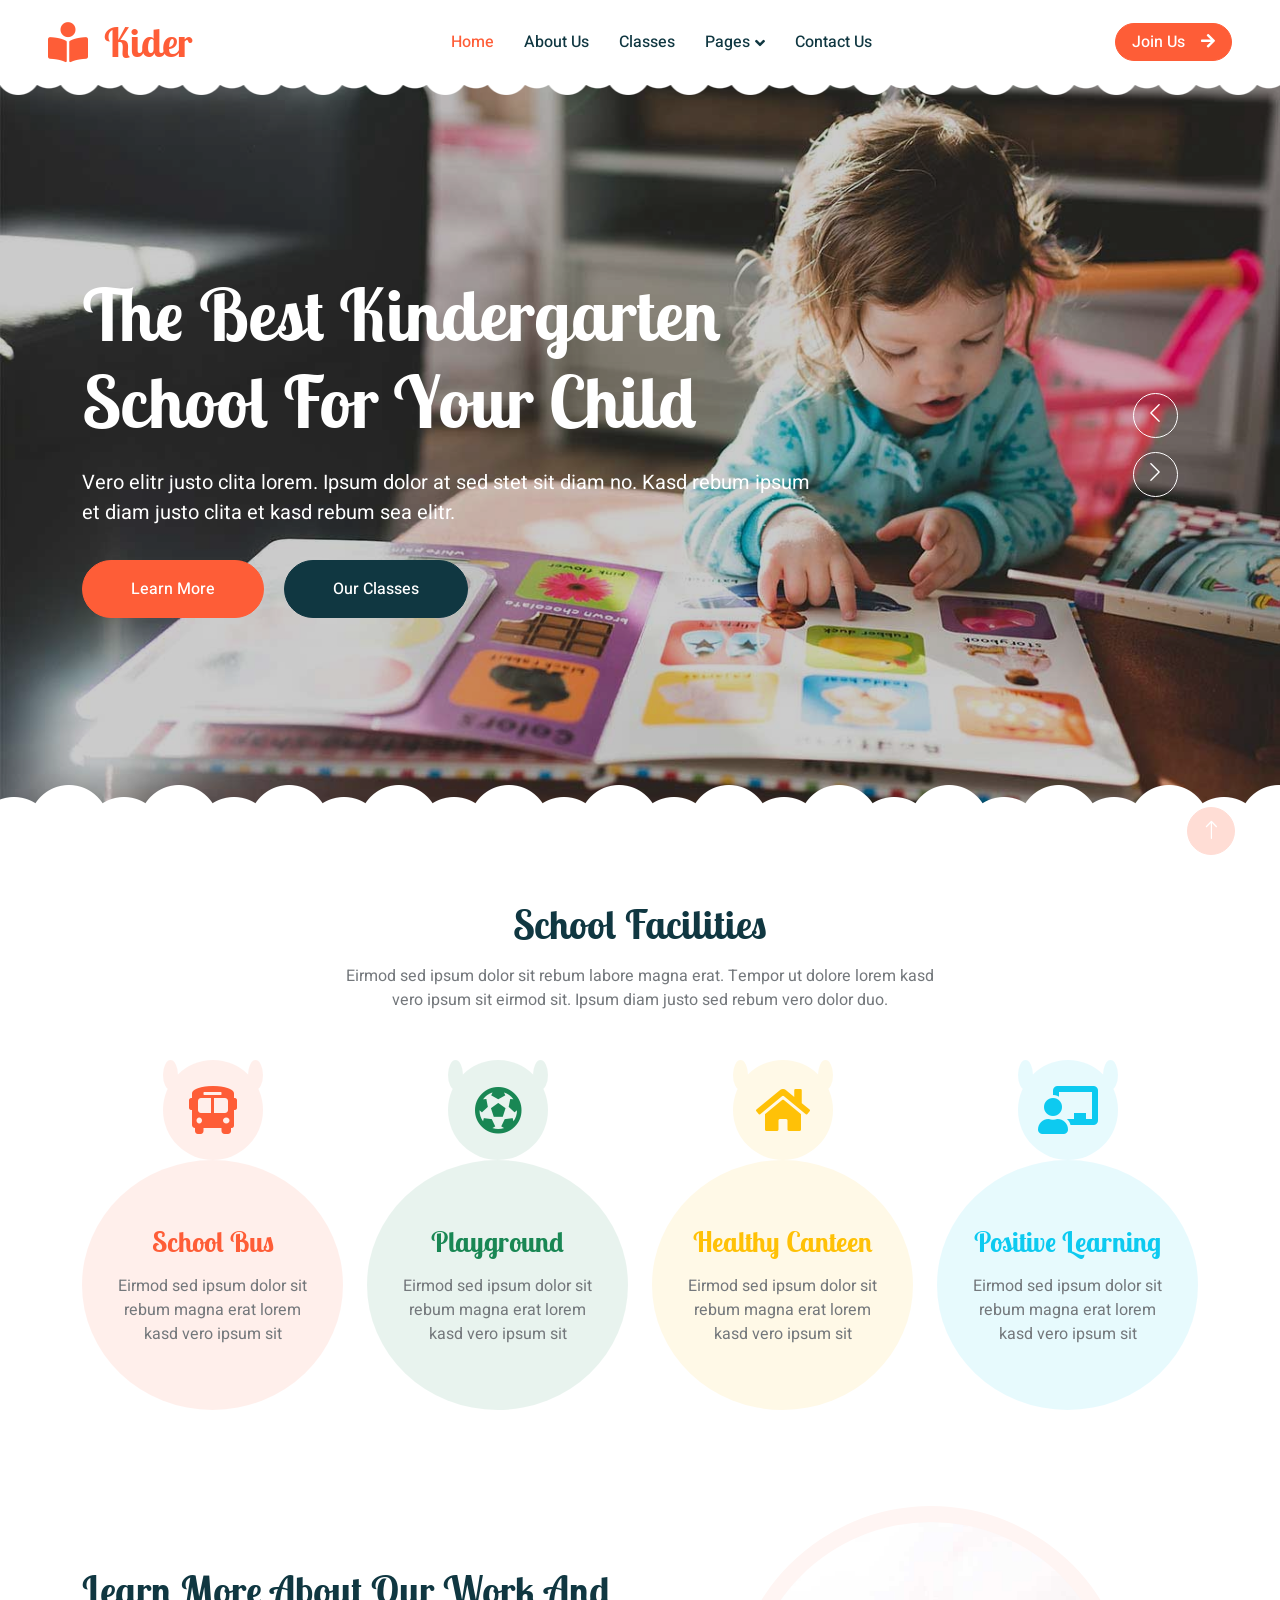
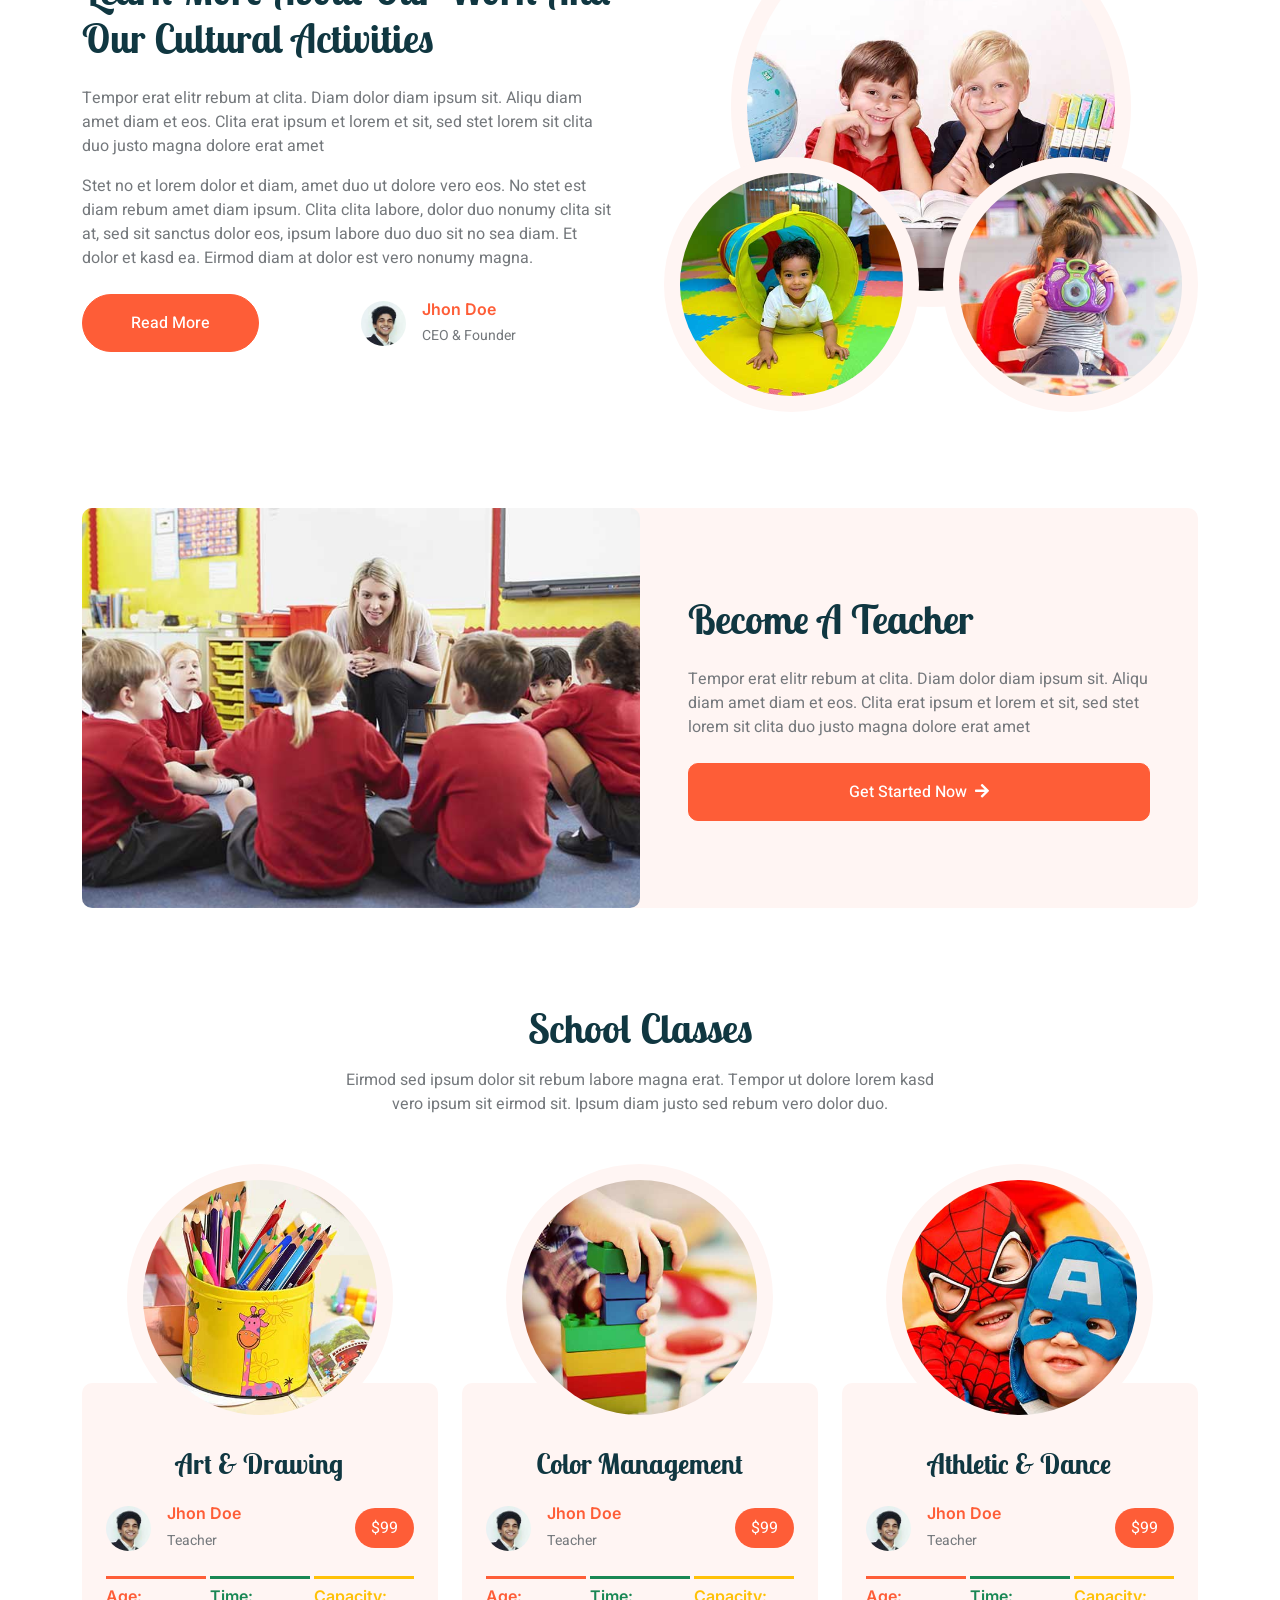
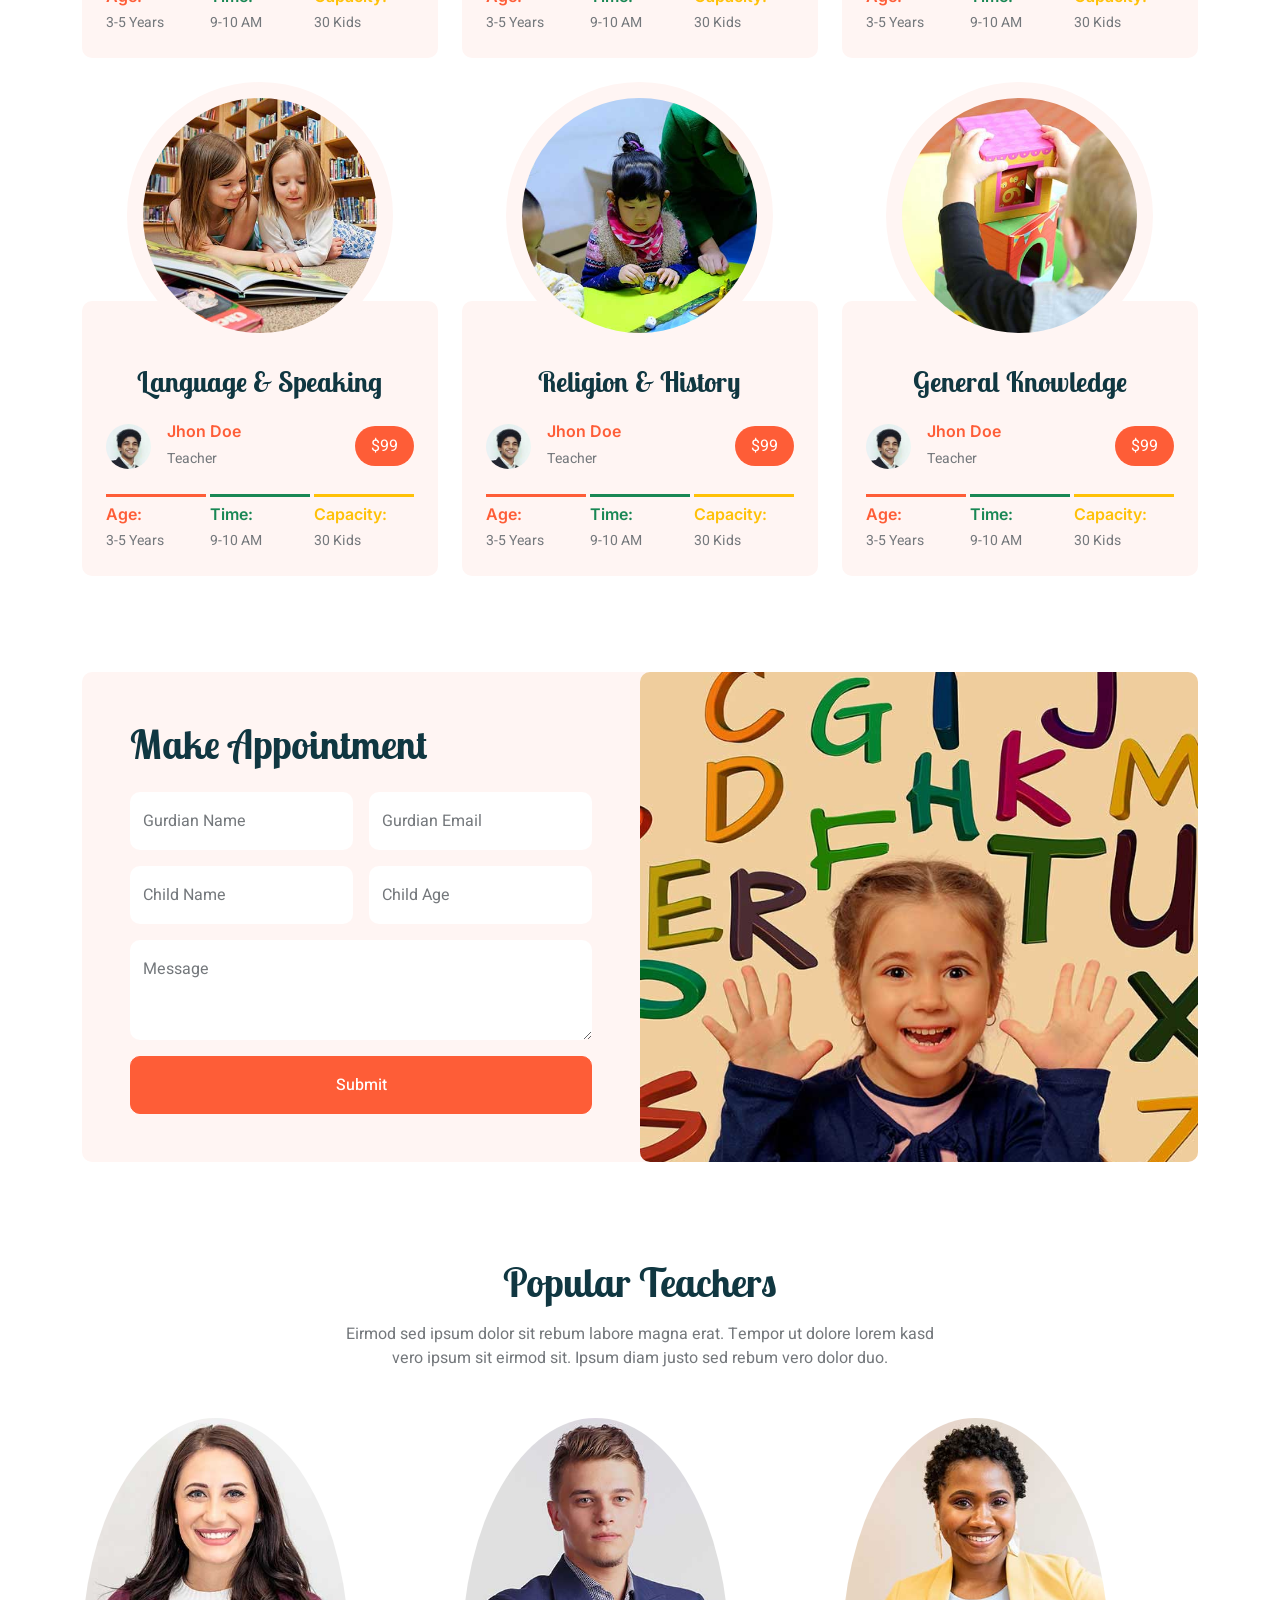
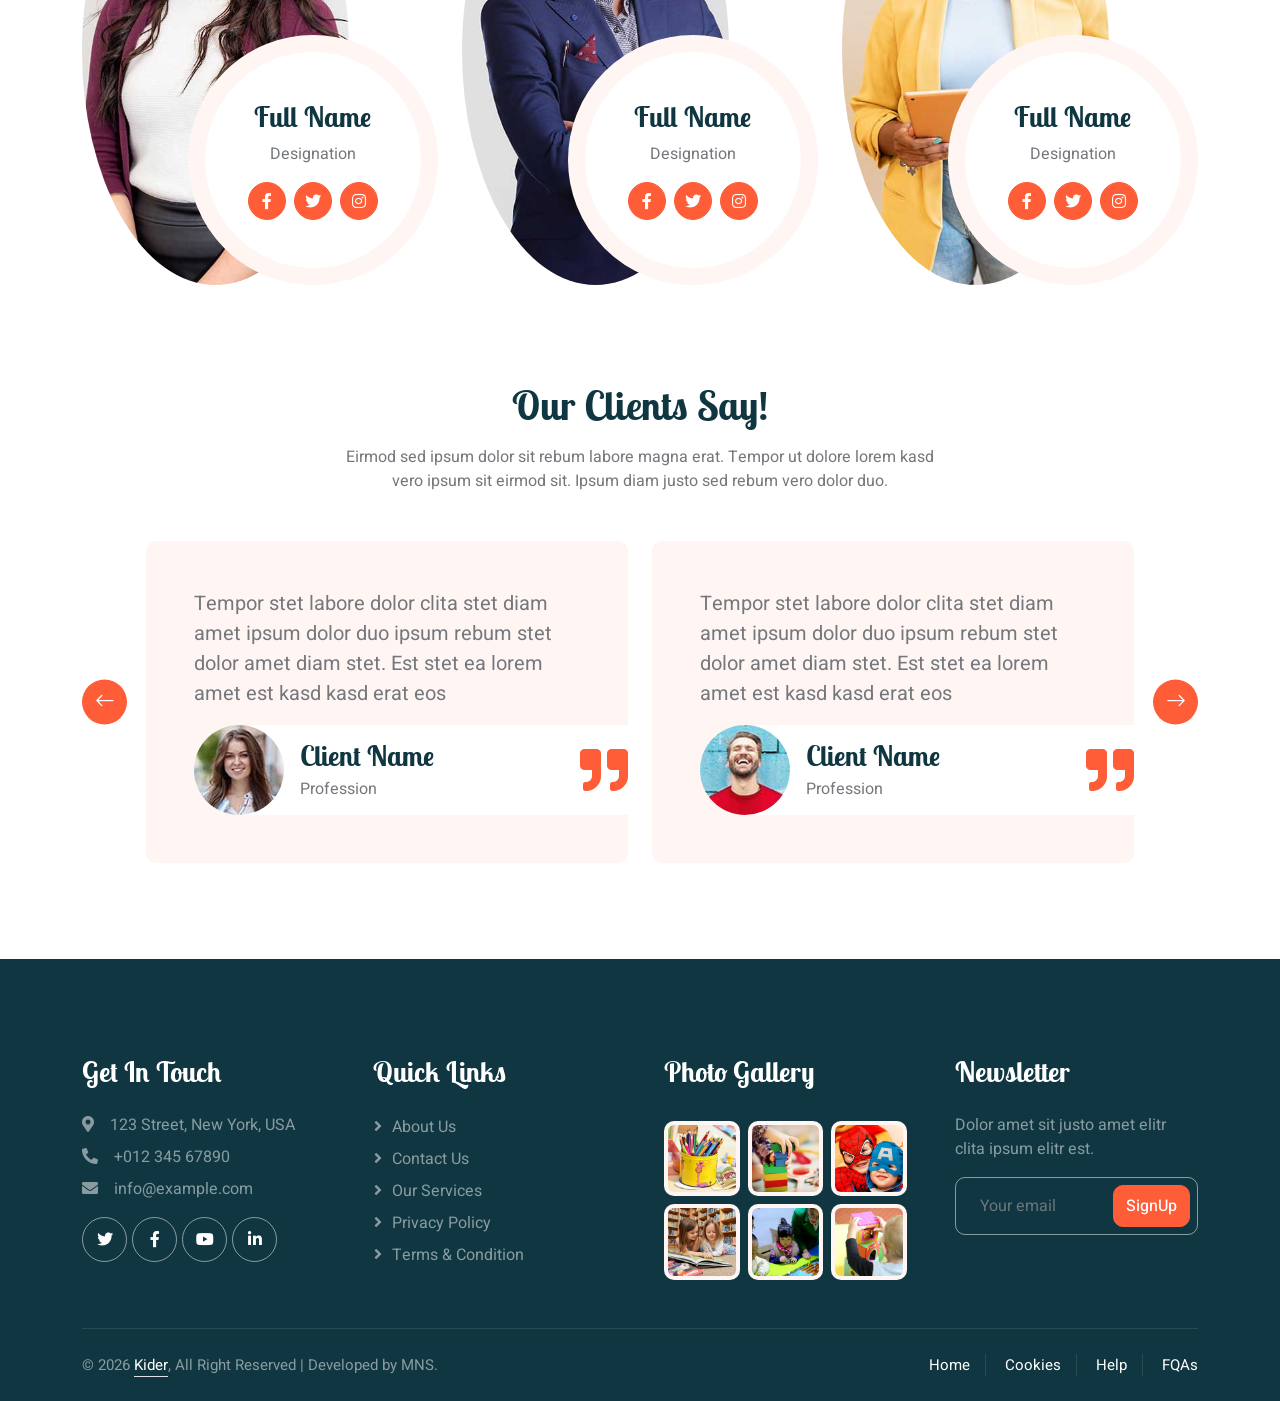
<file: index.html>
<!DOCTYPE html>
<html lang="en">

<head>
    <meta charset="utf-8">
    <title>Kider - Preschool Website</title>
    <meta content="width=device-width, initial-scale=1.0" name="viewport">
    <meta content="" name="keywords">
    <meta content="" name="description">

    <!-- Favicon -->
    <link href="img/favicon.html" rel="icon">

    <!-- Google Web Fonts -->
    <link rel="preconnect" href="https://fonts.googleapis.com/">
    <link rel="preconnect" href="https://fonts.gstatic.com/" crossorigin>
    <link href="https://fonts.googleapis.com/css2?family=Heebo:wght@400;500;600&amp;family=Inter:wght@600&amp;family=Lobster+Two:wght@700&amp;display=swap" rel="stylesheet">
    
    <!-- Icon Font Stylesheet -->
    <link href="cdnjs.cloudflare.com/ajax/libs/font-awesome/5.10.0/css/all.min.css" rel="stylesheet">
    <link href="cdn.jsdelivr.net/npm/bootstrap-icons%401.4.1/font/bootstrap-icons.css" rel="stylesheet">

    <!-- Libraries Stylesheet -->
    <link href="lib/animate/animate.min.css" rel="stylesheet">
    <link href="lib/owlcarousel/assets/owl.carousel.min.css" rel="stylesheet">

    <!-- Customized Bootstrap Stylesheet -->
    <link href="css/bootstrap.min.css" rel="stylesheet">

    <!-- Stylesheet -->
    <link href="css/style.css" rel="stylesheet">
</head>

<body>
    <div class="container-xxl bg-white p-0">
        <!-- Spinner Start -->
        <div id="spinner" class="show bg-white position-fixed translate-middle w-100 vh-100 top-50 start-50 d-flex align-items-center justify-content-center">
            <div class="spinner-border text-primary" style="width: 3rem; height: 3rem;" role="status">
                <span class="sr-only">Loading...</span>
            </div>
        </div>
        <!-- Spinner End -->


        <!-- Navbar Start -->
        <nav class="navbar navbar-expand-lg bg-white navbar-light sticky-top px-4 px-lg-5 py-lg-0">
            <a href="index.html" class="navbar-brand">
                <h1 class="m-0 text-primary"><i class="fa fa-book-reader me-3"></i>Kider</h1>
            </a>
            <button type="button" class="navbar-toggler" data-bs-toggle="collapse" data-bs-target="#navbarCollapse">
                <span class="navbar-toggler-icon"></span>
            </button>
            <div class="collapse navbar-collapse" id="navbarCollapse">
                <div class="navbar-nav mx-auto">
                    <a href="index.html" class="nav-item nav-link active">Home</a>
                    <a href="about.html" class="nav-item nav-link">About Us</a>
                    <a href="classes.html" class="nav-item nav-link">Classes</a>
                    <div class="nav-item dropdown">
                        <a href="#" class="nav-link dropdown-toggle" data-bs-toggle="dropdown">Pages</a>
                        <div class="dropdown-menu rounded-0 rounded-bottom border-0 shadow-sm m-0">
                            <a href="facility.html" class="dropdown-item">School Facilities</a>
                            <a href="team.html" class="dropdown-item">Popular Teachers</a>
                            <a href="call-to-action.html" class="dropdown-item">Become A Teachers</a>
                            <a href="appointment.html" class="dropdown-item">Make Appointment</a>
                            <a href="testimonial.html" class="dropdown-item">Testimonial</a>
                            <a href="404.html" class="dropdown-item">404 Error</a>
                        </div>
                    </div>
                    <a href="contact.html" class="nav-item nav-link">Contact Us</a>
                </div>
                <a href="#" class="btn btn-primary rounded-pill px-3 d-none d-lg-block">Join Us<i class="fa fa-arrow-right ms-3"></i></a>
            </div>
        </nav>
        <!-- Navbar End -->


        <!-- Carousel Start -->
        <div class="container-fluid p-0 mb-5">
            <div class="owl-carousel header-carousel position-relative">
                <div class="owl-carousel-item position-relative">
                    <img class="img-fluid" src="img/carousel-1.jpg" alt="">
                    <div class="position-absolute top-0 start-0 w-100 h-100 d-flex align-items-center" style="background: rgba(0, 0, 0, .2);">
                        <div class="container">
                            <div class="row justify-content-start">
                                <div class="col-10 col-lg-8">
                                    <h1 class="display-2 text-white animated slideInDown mb-4">The Best Kindergarten School For Your Child</h1>
                                    <p class="fs-5 fw-medium text-white mb-4 pb-2">Vero elitr justo clita lorem. Ipsum dolor at sed stet sit diam no. Kasd rebum ipsum et diam justo clita et kasd rebum sea elitr.</p>
                                    <a href="#" class="btn btn-primary rounded-pill py-sm-3 px-sm-5 me-3 animated slideInLeft">Learn More</a>
                                    <a href="#" class="btn btn-dark rounded-pill py-sm-3 px-sm-5 animated slideInRight">Our Classes</a>
                                </div>
                            </div>
                        </div>
                    </div>
                </div>
                <div class="owl-carousel-item position-relative">
                    <img class="img-fluid" src="img/carousel-2.jpg" alt="">
                    <div class="position-absolute top-0 start-0 w-100 h-100 d-flex align-items-center" style="background: rgba(0, 0, 0, .2);">
                        <div class="container">
                            <div class="row justify-content-start">
                                <div class="col-10 col-lg-8">
                                    <h1 class="display-2 text-white animated slideInDown mb-4">Make A Brighter Future For Your Child</h1>
                                    <p class="fs-5 fw-medium text-white mb-4 pb-2">Vero elitr justo clita lorem. Ipsum dolor at sed stet sit diam no. Kasd rebum ipsum et diam justo clita et kasd rebum sea elitr.</p>
                                    <a href="#" class="btn btn-primary rounded-pill py-sm-3 px-sm-5 me-3 animated slideInLeft">Learn More</a>
                                    <a href="#" class="btn btn-dark rounded-pill py-sm-3 px-sm-5 animated slideInRight">Our Classes</a>
                                </div>
                            </div>
                        </div>
                    </div>
                </div>
            </div>
        </div>
        <!-- Carousel End -->


        <!-- Facilities Start -->
        <div class="container-xxl py-5">
            <div class="container">
                <div class="text-center mx-auto mb-5 wow fadeInUp" data-wow-delay="0.1s" style="max-width: 600px;">
                    <h1 class="mb-3">School Facilities</h1>
                    <p>Eirmod sed ipsum dolor sit rebum labore magna erat. Tempor ut dolore lorem kasd vero ipsum sit eirmod sit. Ipsum diam justo sed rebum vero dolor duo.</p>
                </div>
                <div class="row g-4">
                    <div class="col-lg-3 col-sm-6 wow fadeInUp" data-wow-delay="0.1s">
                        <div class="facility-item">
                            <div class="facility-icon bg-primary">
                                <span class="bg-primary"></span>
                                <i class="fa fa-bus-alt fa-3x text-primary"></i>
                                <span class="bg-primary"></span>
                            </div>
                            <div class="facility-text bg-primary">
                                <h3 class="text-primary mb-3">School Bus</h3>
                                <p class="mb-0">Eirmod sed ipsum dolor sit rebum magna erat lorem kasd vero ipsum sit</p>
                            </div>
                        </div>
                    </div>
                    <div class="col-lg-3 col-sm-6 wow fadeInUp" data-wow-delay="0.3s">
                        <div class="facility-item">
                            <div class="facility-icon bg-success">
                                <span class="bg-success"></span>
                                <i class="fa fa-futbol fa-3x text-success"></i>
                                <span class="bg-success"></span>
                            </div>
                            <div class="facility-text bg-success">
                                <h3 class="text-success mb-3">Playground</h3>
                                <p class="mb-0">Eirmod sed ipsum dolor sit rebum magna erat lorem kasd vero ipsum sit</p>
                            </div>
                        </div>
                    </div>
                    <div class="col-lg-3 col-sm-6 wow fadeInUp" data-wow-delay="0.5s">
                        <div class="facility-item">
                            <div class="facility-icon bg-warning">
                                <span class="bg-warning"></span>
                                <i class="fa fa-home fa-3x text-warning"></i>
                                <span class="bg-warning"></span>
                            </div>
                            <div class="facility-text bg-warning">
                                <h3 class="text-warning mb-3">Healthy Canteen</h3>
                                <p class="mb-0">Eirmod sed ipsum dolor sit rebum magna erat lorem kasd vero ipsum sit</p>
                            </div>
                        </div>
                    </div>
                    <div class="col-lg-3 col-sm-6 wow fadeInUp" data-wow-delay="0.7s">
                        <div class="facility-item">
                            <div class="facility-icon bg-info">
                                <span class="bg-info"></span>
                                <i class="fa fa-chalkboard-teacher fa-3x text-info"></i>
                                <span class="bg-info"></span>
                            </div>
                            <div class="facility-text bg-info">
                                <h3 class="text-info mb-3">Positive Learning</h3>
                                <p class="mb-0">Eirmod sed ipsum dolor sit rebum magna erat lorem kasd vero ipsum sit</p>
                            </div>
                        </div>
                    </div>
                </div>
            </div>
        </div>
        <!-- Facilities End -->


        <!-- About Start -->
        <div class="container-xxl py-5">
            <div class="container">
                <div class="row g-5 align-items-center">
                    <div class="col-lg-6 wow fadeInUp" data-wow-delay="0.1s">
                        <h1 class="mb-4">Learn More About Our Work And Our Cultural Activities</h1>
                        <p>Tempor erat elitr rebum at clita. Diam dolor diam ipsum sit. Aliqu diam amet diam et eos. Clita erat ipsum et lorem et sit, sed stet lorem sit clita duo justo magna dolore erat amet</p>
                        <p class="mb-4">Stet no et lorem dolor et diam, amet duo ut dolore vero eos. No stet est diam rebum amet diam ipsum. Clita clita labore, dolor duo nonumy clita sit at, sed sit sanctus dolor eos, ipsum labore duo duo sit no sea diam. Et dolor et kasd ea. Eirmod diam at dolor est vero nonumy magna.</p>
                        <div class="row g-4 align-items-center">
                            <div class="col-sm-6">
                                <a class="btn btn-primary rounded-pill py-3 px-5" href="#">Read More</a>
                            </div>
                            <div class="col-sm-6">
                                <div class="d-flex align-items-center">
                                    <img class="rounded-circle flex-shrink-0" src="img/user.jpg" alt="" style="width: 45px; height: 45px;">
                                    <div class="ms-3">
                                        <h6 class="text-primary mb-1">Jhon Doe</h6>
                                        <small>CEO & Founder</small>
                                    </div>
                                </div>
                            </div>
                        </div>
                    </div>
                    <div class="col-lg-6 about-img wow fadeInUp" data-wow-delay="0.5s">
                        <div class="row">
                            <div class="col-12 text-center">
                                <img class="img-fluid w-75 rounded-circle bg-light p-3" src="img/about-1.jpg" alt="">
                            </div>
                            <div class="col-6 text-start" style="margin-top: -150px;">
                                <img class="img-fluid w-100 rounded-circle bg-light p-3" src="img/about-2.jpg" alt="">
                            </div>
                            <div class="col-6 text-end" style="margin-top: -150px;">
                                <img class="img-fluid w-100 rounded-circle bg-light p-3" src="img/about-3.jpg" alt="">
                            </div>
                        </div>
                    </div>
                </div>
            </div>
        </div>
        <!-- About End -->


        <!-- Call To Action Start -->
        <div class="container-xxl py-5">
            <div class="container">
                <div class="bg-light rounded">
                    <div class="row g-0">
                        <div class="col-lg-6 wow fadeIn" data-wow-delay="0.1s" style="min-height: 400px;">
                            <div class="position-relative h-100">
                                <img class="position-absolute w-100 h-100 rounded" src="img/call-to-action.jpg" style="object-fit: cover;">
                            </div>
                        </div>
                        <div class="col-lg-6 wow fadeIn" data-wow-delay="0.5s">
                            <div class="h-100 d-flex flex-column justify-content-center p-5">
                                <h1 class="mb-4">Become A Teacher</h1>
                                <p class="mb-4">Tempor erat elitr rebum at clita. Diam dolor diam ipsum sit. Aliqu diam amet diam et eos.
                                    Clita erat ipsum et lorem et sit, sed stet lorem sit clita duo justo magna dolore erat amet
                                </p>
                                <a class="btn btn-primary py-3 px-5" href="#">Get Started Now<i class="fa fa-arrow-right ms-2"></i></a>
                            </div>
                        </div>
                    </div>
                </div>
            </div>
        </div>
        <!-- Call To Action End -->


        <!-- Classes Start -->
        <div class="container-xxl py-5">
            <div class="container">
                <div class="text-center mx-auto mb-5 wow fadeInUp" data-wow-delay="0.1s" style="max-width: 600px;">
                    <h1 class="mb-3">School Classes</h1>
                    <p>Eirmod sed ipsum dolor sit rebum labore magna erat. Tempor ut dolore lorem kasd vero ipsum sit eirmod sit. Ipsum diam justo sed rebum vero dolor duo.</p>
                </div>
                <div class="row g-4">
                    <div class="col-lg-4 col-md-6 wow fadeInUp" data-wow-delay="0.1s">
                        <div class="classes-item">
                            <div class="bg-light rounded-circle w-75 mx-auto p-3">
                                <img class="img-fluid rounded-circle" src="img/classes-1.jpg" alt="">
                            </div>
                            <div class="bg-light rounded p-4 pt-5 mt-n5">
                                <a class="d-block text-center h3 mt-3 mb-4" href="#">Art & Drawing</a>
                                <div class="d-flex align-items-center justify-content-between mb-4">
                                    <div class="d-flex align-items-center">
                                        <img class="rounded-circle flex-shrink-0" src="img/user.jpg" alt="" style="width: 45px; height: 45px;">
                                        <div class="ms-3">
                                            <h6 class="text-primary mb-1">Jhon Doe</h6>
                                            <small>Teacher</small>
                                        </div>
                                    </div>
                                    <span class="bg-primary text-white rounded-pill py-2 px-3" href="#">$99</span>
                                </div>
                                <div class="row g-1">
                                    <div class="col-4">
                                        <div class="border-top border-3 border-primary pt-2">
                                            <h6 class="text-primary mb-1">Age:</h6>
                                            <small>3-5 Years</small>
                                        </div>
                                    </div>
                                    <div class="col-4">
                                        <div class="border-top border-3 border-success pt-2">
                                            <h6 class="text-success mb-1">Time:</h6>
                                            <small>9-10 AM</small>
                                        </div>
                                    </div>
                                    <div class="col-4">
                                        <div class="border-top border-3 border-warning pt-2">
                                            <h6 class="text-warning mb-1">Capacity:</h6>
                                            <small>30 Kids</small>
                                        </div>
                                    </div>
                                </div>
                            </div>
                        </div>
                    </div>
                    <div class="col-lg-4 col-md-6 wow fadeInUp" data-wow-delay="0.3s">
                        <div class="classes-item">
                            <div class="bg-light rounded-circle w-75 mx-auto p-3">
                                <img class="img-fluid rounded-circle" src="img/classes-2.jpg" alt="">
                            </div>
                            <div class="bg-light rounded p-4 pt-5 mt-n5">
                                <a class="d-block text-center h3 mt-3 mb-4" href="#">Color Management</a>
                                <div class="d-flex align-items-center justify-content-between mb-4">
                                    <div class="d-flex align-items-center">
                                        <img class="rounded-circle flex-shrink-0" src="img/user.jpg" alt="" style="width: 45px; height: 45px;">
                                        <div class="ms-3">
                                            <h6 class="text-primary mb-1">Jhon Doe</h6>
                                            <small>Teacher</small>
                                        </div>
                                    </div>
                                    <span class="bg-primary text-white rounded-pill py-2 px-3" href="#">$99</span>
                                </div>
                                <div class="row g-1">
                                    <div class="col-4">
                                        <div class="border-top border-3 border-primary pt-2">
                                            <h6 class="text-primary mb-1">Age:</h6>
                                            <small>3-5 Years</small>
                                        </div>
                                    </div>
                                    <div class="col-4">
                                        <div class="border-top border-3 border-success pt-2">
                                            <h6 class="text-success mb-1">Time:</h6>
                                            <small>9-10 AM</small>
                                        </div>
                                    </div>
                                    <div class="col-4">
                                        <div class="border-top border-3 border-warning pt-2">
                                            <h6 class="text-warning mb-1">Capacity:</h6>
                                            <small>30 Kids</small>
                                        </div>
                                    </div>
                                </div>
                            </div>
                        </div>
                    </div>
                    <div class="col-lg-4 col-md-6 wow fadeInUp" data-wow-delay="0.5s">
                        <div class="classes-item">
                            <div class="bg-light rounded-circle w-75 mx-auto p-3">
                                <img class="img-fluid rounded-circle" src="img/classes-3.jpg" alt="">
                            </div>
                            <div class="bg-light rounded p-4 pt-5 mt-n5">
                                <a class="d-block text-center h3 mt-3 mb-4" href="#">Athletic & Dance</a>
                                <div class="d-flex align-items-center justify-content-between mb-4">
                                    <div class="d-flex align-items-center">
                                        <img class="rounded-circle flex-shrink-0" src="img/user.jpg" alt="" style="width: 45px; height: 45px;">
                                        <div class="ms-3">
                                            <h6 class="text-primary mb-1">Jhon Doe</h6>
                                            <small>Teacher</small>
                                        </div>
                                    </div>
                                    <span class="bg-primary text-white rounded-pill py-2 px-3" href="#">$99</span>
                                </div>
                                <div class="row g-1">
                                    <div class="col-4">
                                        <div class="border-top border-3 border-primary pt-2">
                                            <h6 class="text-primary mb-1">Age:</h6>
                                            <small>3-5 Years</small>
                                        </div>
                                    </div>
                                    <div class="col-4">
                                        <div class="border-top border-3 border-success pt-2">
                                            <h6 class="text-success mb-1">Time:</h6>
                                            <small>9-10 AM</small>
                                        </div>
                                    </div>
                                    <div class="col-4">
                                        <div class="border-top border-3 border-warning pt-2">
                                            <h6 class="text-warning mb-1">Capacity:</h6>
                                            <small>30 Kids</small>
                                        </div>
                                    </div>
                                </div>
                            </div>
                        </div>
                    </div>
                    <div class="col-lg-4 col-md-6 wow fadeInUp" data-wow-delay="0.1s">
                        <div class="classes-item">
                            <div class="bg-light rounded-circle w-75 mx-auto p-3">
                                <img class="img-fluid rounded-circle" src="img/classes-4.jpg" alt="">
                            </div>
                            <div class="bg-light rounded p-4 pt-5 mt-n5">
                                <a class="d-block text-center h3 mt-3 mb-4" href="#">Language & Speaking</a>
                                <div class="d-flex align-items-center justify-content-between mb-4">
                                    <div class="d-flex align-items-center">
                                        <img class="rounded-circle flex-shrink-0" src="img/user.jpg" alt="" style="width: 45px; height: 45px;">
                                        <div class="ms-3">
                                            <h6 class="text-primary mb-1">Jhon Doe</h6>
                                            <small>Teacher</small>
                                        </div>
                                    </div>
                                    <span class="bg-primary text-white rounded-pill py-2 px-3" href="#">$99</span>
                                </div>
                                <div class="row g-1">
                                    <div class="col-4">
                                        <div class="border-top border-3 border-primary pt-2">
                                            <h6 class="text-primary mb-1">Age:</h6>
                                            <small>3-5 Years</small>
                                        </div>
                                    </div>
                                    <div class="col-4">
                                        <div class="border-top border-3 border-success pt-2">
                                            <h6 class="text-success mb-1">Time:</h6>
                                            <small>9-10 AM</small>
                                        </div>
                                    </div>
                                    <div class="col-4">
                                        <div class="border-top border-3 border-warning pt-2">
                                            <h6 class="text-warning mb-1">Capacity:</h6>
                                            <small>30 Kids</small>
                                        </div>
                                    </div>
                                </div>
                            </div>
                        </div>
                    </div>
                    <div class="col-lg-4 col-md-6 wow fadeInUp" data-wow-delay="0.3s">
                        <div class="classes-item">
                            <div class="bg-light rounded-circle w-75 mx-auto p-3">
                                <img class="img-fluid rounded-circle" src="img/classes-5.jpg" alt="">
                            </div>
                            <div class="bg-light rounded p-4 pt-5 mt-n5">
                                <a class="d-block text-center h3 mt-3 mb-4" href="#">Religion & History</a>
                                <div class="d-flex align-items-center justify-content-between mb-4">
                                    <div class="d-flex align-items-center">
                                        <img class="rounded-circle flex-shrink-0" src="img/user.jpg" alt="" style="width: 45px; height: 45px;">
                                        <div class="ms-3">
                                            <h6 class="text-primary mb-1">Jhon Doe</h6>
                                            <small>Teacher</small>
                                        </div>
                                    </div>
                                    <span class="bg-primary text-white rounded-pill py-2 px-3" href="#">$99</span>
                                </div>
                                <div class="row g-1">
                                    <div class="col-4">
                                        <div class="border-top border-3 border-primary pt-2">
                                            <h6 class="text-primary mb-1">Age:</h6>
                                            <small>3-5 Years</small>
                                        </div>
                                    </div>
                                    <div class="col-4">
                                        <div class="border-top border-3 border-success pt-2">
                                            <h6 class="text-success mb-1">Time:</h6>
                                            <small>9-10 AM</small>
                                        </div>
                                    </div>
                                    <div class="col-4">
                                        <div class="border-top border-3 border-warning pt-2">
                                            <h6 class="text-warning mb-1">Capacity:</h6>
                                            <small>30 Kids</small>
                                        </div>
                                    </div>
                                </div>
                            </div>
                        </div>
                    </div>
                    <div class="col-lg-4 col-md-6 wow fadeInUp" data-wow-delay="0.5s">
                        <div class="classes-item">
                            <div class="bg-light rounded-circle w-75 mx-auto p-3">
                                <img class="img-fluid rounded-circle" src="img/classes-6.jpg" alt="">
                            </div>
                            <div class="bg-light rounded p-4 pt-5 mt-n5">
                                <a class="d-block text-center h3 mt-3 mb-4" href="#">General Knowledge</a>
                                <div class="d-flex align-items-center justify-content-between mb-4">
                                    <div class="d-flex align-items-center">
                                        <img class="rounded-circle flex-shrink-0" src="img/user.jpg" alt="" style="width: 45px; height: 45px;">
                                        <div class="ms-3">
                                            <h6 class="text-primary mb-1">Jhon Doe</h6>
                                            <small>Teacher</small>
                                        </div>
                                    </div>
                                    <span class="bg-primary text-white rounded-pill py-2 px-3" href="#">$99</span>
                                </div>
                                <div class="row g-1">
                                    <div class="col-4">
                                        <div class="border-top border-3 border-primary pt-2">
                                            <h6 class="text-primary mb-1">Age:</h6>
                                            <small>3-5 Years</small>
                                        </div>
                                    </div>
                                    <div class="col-4">
                                        <div class="border-top border-3 border-success pt-2">
                                            <h6 class="text-success mb-1">Time:</h6>
                                            <small>9-10 AM</small>
                                        </div>
                                    </div>
                                    <div class="col-4">
                                        <div class="border-top border-3 border-warning pt-2">
                                            <h6 class="text-warning mb-1">Capacity:</h6>
                                            <small>30 Kids</small>
                                        </div>
                                    </div>
                                </div>
                            </div>
                        </div>
                    </div>
                </div>
            </div>
        </div>
        <!-- Classes End -->


        <!-- Appointment Start -->
        <div class="container-xxl py-5">
            <div class="container">
                <div class="bg-light rounded">
                    <div class="row g-0">
                        <div class="col-lg-6 wow fadeIn" data-wow-delay="0.1s">
                            <div class="h-100 d-flex flex-column justify-content-center p-5">
                                <h1 class="mb-4">Make Appointment</h1>
                                <form>
                                    <div class="row g-3">
                                        <div class="col-sm-6">
                                            <div class="form-floating">
                                                <input type="text" class="form-control border-0" id="gname" placeholder="Gurdian Name">
                                                <label for="gname">Gurdian Name</label>
                                            </div>
                                        </div>
                                        <div class="col-sm-6">
                                            <div class="form-floating">
                                                <input type="email" class="form-control border-0" id="gmail" placeholder="Gurdian Email">
                                                <label for="gmail">Gurdian Email</label>
                                            </div>
                                        </div>
                                        <div class="col-sm-6">
                                            <div class="form-floating">
                                                <input type="text" class="form-control border-0" id="cname" placeholder="Child Name">
                                                <label for="cname">Child Name</label>
                                            </div>
                                        </div>
                                        <div class="col-sm-6">
                                            <div class="form-floating">
                                                <input type="text" class="form-control border-0" id="cage" placeholder="Child Age">
                                                <label for="cage">Child Age</label>
                                            </div>
                                        </div>
                                        <div class="col-12">
                                            <div class="form-floating">
                                                <textarea class="form-control border-0" placeholder="Leave a message here" id="message" style="height: 100px"></textarea>
                                                <label for="message">Message</label>
                                            </div>
                                        </div>
                                        <div class="col-12">
                                            <button class="btn btn-primary w-100 py-3" type="submit">Submit</button>
                                        </div>
                                    </div>
                                </form>
                            </div>
                        </div>
                        <div class="col-lg-6 wow fadeIn" data-wow-delay="0.5s" style="min-height: 400px;">
                            <div class="position-relative h-100">
                                <img class="position-absolute w-100 h-100 rounded" src="img/appointment.jpg" style="object-fit: cover;">
                            </div>
                        </div>
                    </div>
                </div>
            </div>
        </div>
        <!-- Appointment End -->


        <!-- Team Start -->
        <div class="container-xxl py-5">
            <div class="container">
                <div class="text-center mx-auto mb-5 wow fadeInUp" data-wow-delay="0.1s" style="max-width: 600px;">
                    <h1 class="mb-3">Popular Teachers</h1>
                    <p>Eirmod sed ipsum dolor sit rebum labore magna erat. Tempor ut dolore lorem kasd vero ipsum sit
                        eirmod sit. Ipsum diam justo sed rebum vero dolor duo.</p>
                </div>
                <div class="row g-4">
                    <div class="col-lg-4 col-md-6 wow fadeInUp" data-wow-delay="0.1s">
                        <div class="team-item position-relative">
                            <img class="img-fluid rounded-circle w-75" src="img/team-1.jpg" alt="">
                            <div class="team-text">
                                <h3>Full Name</h3>
                                <p>Designation</p>
                                <div class="d-flex align-items-center">
                                    <a class="btn btn-square btn-primary mx-1" href="#"><i class="fab fa-facebook-f"></i></a>
                                    <a class="btn btn-square btn-primary  mx-1" href="#"><i class="fab fa-twitter"></i></a>
                                    <a class="btn btn-square btn-primary  mx-1" href="#"><i class="fab fa-instagram"></i></a>
                                </div>
                            </div>
                        </div>
                    </div>
                    <div class="col-lg-4 col-md-6 wow fadeInUp" data-wow-delay="0.3s">
                        <div class="team-item position-relative">
                            <img class="img-fluid rounded-circle w-75" src="img/team-2.jpg" alt="">
                            <div class="team-text">
                                <h3>Full Name</h3>
                                <p>Designation</p>
                                <div class="d-flex align-items-center">
                                    <a class="btn btn-square btn-primary mx-1" href="#"><i class="fab fa-facebook-f"></i></a>
                                    <a class="btn btn-square btn-primary  mx-1" href="#"><i class="fab fa-twitter"></i></a>
                                    <a class="btn btn-square btn-primary  mx-1" href="#"><i class="fab fa-instagram"></i></a>
                                </div>
                            </div>
                        </div>
                    </div>
                    <div class="col-lg-4 col-md-6 wow fadeInUp" data-wow-delay="0.5s">
                        <div class="team-item position-relative">
                            <img class="img-fluid rounded-circle w-75" src="img/team-3.jpg" alt="">
                            <div class="team-text">
                                <h3>Full Name</h3>
                                <p>Designation</p>
                                <div class="d-flex align-items-center">
                                    <a class="btn btn-square btn-primary mx-1" href="#"><i class="fab fa-facebook-f"></i></a>
                                    <a class="btn btn-square btn-primary  mx-1" href="#"><i class="fab fa-twitter"></i></a>
                                    <a class="btn btn-square btn-primary  mx-1" href="#"><i class="fab fa-instagram"></i></a>
                                </div>
                            </div>
                        </div>
                    </div>
                </div>
            </div>
        </div>
        <!-- Team End -->


        <!-- Testimonial Start -->
        <div class="container-xxl py-5">
            <div class="container">
                <div class="text-center mx-auto mb-5 wow fadeInUp" data-wow-delay="0.1s" style="max-width: 600px;">
                    <h1 class="mb-3">Our Clients Say!</h1>
                    <p>Eirmod sed ipsum dolor sit rebum labore magna erat. Tempor ut dolore lorem kasd vero ipsum sit eirmod sit. Ipsum diam justo sed rebum vero dolor duo.</p>
                </div>
                <div class="owl-carousel testimonial-carousel wow fadeInUp" data-wow-delay="0.1s">
                    <div class="testimonial-item bg-light rounded p-5">
                        <p class="fs-5">Tempor stet labore dolor clita stet diam amet ipsum dolor duo ipsum rebum stet dolor amet diam stet. Est stet ea lorem amet est kasd kasd erat eos</p>
                        <div class="d-flex align-items-center bg-white me-n5" style="border-radius: 50px 0 0 50px;">
                            <img class="img-fluid flex-shrink-0 rounded-circle" src="img/testimonial-1.jpg" style="width: 90px; height: 90px;">
                            <div class="ps-3">
                                <h3 class="mb-1">Client Name</h3>
                                <span>Profession</span>
                            </div>
                            <i class="fa fa-quote-right fa-3x text-primary ms-auto d-none d-sm-flex"></i>
                        </div>
                    </div>
                    <div class="testimonial-item bg-light rounded p-5">
                        <p class="fs-5">Tempor stet labore dolor clita stet diam amet ipsum dolor duo ipsum rebum stet dolor amet diam stet. Est stet ea lorem amet est kasd kasd erat eos</p>
                        <div class="d-flex align-items-center bg-white me-n5" style="border-radius: 50px 0 0 50px;">
                            <img class="img-fluid flex-shrink-0 rounded-circle" src="img/testimonial-2.jpg" style="width: 90px; height: 90px;">
                            <div class="ps-3">
                                <h3 class="mb-1">Client Name</h3>
                                <span>Profession</span>
                            </div>
                            <i class="fa fa-quote-right fa-3x text-primary ms-auto d-none d-sm-flex"></i>
                        </div>
                    </div>
                    <div class="testimonial-item bg-light rounded p-5">
                        <p class="fs-5">Tempor stet labore dolor clita stet diam amet ipsum dolor duo ipsum rebum stet dolor amet diam stet. Est stet ea lorem amet est kasd kasd erat eos</p>
                        <div class="d-flex align-items-center bg-white me-n5" style="border-radius: 50px 0 0 50px;">
                            <img class="img-fluid flex-shrink-0 rounded-circle" src="img/testimonial-3.jpg" style="width: 90px; height: 90px;">
                            <div class="ps-3">
                                <h3 class="mb-1">Client Name</h3>
                                <span>Profession</span>
                            </div>
                            <i class="fa fa-quote-right fa-3x text-primary ms-auto d-none d-sm-flex"></i>
                        </div>
                    </div>
                </div>
            </div>
        </div>
        <!-- Testimonial End -->


        <!-- Footer Start -->
        <div class="container-fluid bg-dark text-white-50 footer pt-5 mt-5 wow fadeIn" data-wow-delay="0.1s">
            <div class="container py-5">
                <div class="row g-5">
                    <div class="col-lg-3 col-md-6">
                        <h3 class="text-white mb-4">Get In Touch</h3>
                        <p class="mb-2"><i class="fa fa-map-marker-alt me-3"></i>123 Street, New York, USA</p>
                        <p class="mb-2"><i class="fa fa-phone-alt me-3"></i>+012 345 67890</p>
                        <p class="mb-2"><i class="fa fa-envelope me-3"></i><a href="https://preview.themewagon.com/cdn-cgi/l/email-protection" class="__cf_email__" data-cfemail="4a23242c250a2f322b273a262f64292527">[email&#160;protected]</a></p>
                        <div class="d-flex pt-2">
                            <a class="btn btn-outline-light btn-social" href="#"><i class="fab fa-twitter"></i></a>
                            <a class="btn btn-outline-light btn-social" href="#"><i class="fab fa-facebook-f"></i></a>
                            <a class="btn btn-outline-light btn-social" href="#"><i class="fab fa-youtube"></i></a>
                            <a class="btn btn-outline-light btn-social" href="#"><i class="fab fa-linkedin-in"></i></a>
                        </div>
                    </div>
                    <div class="col-lg-3 col-md-6">
                        <h3 class="text-white mb-4">Quick Links</h3>
                        <a class="btn btn-link text-white-50" href="#">About Us</a>
                        <a class="btn btn-link text-white-50" href="#">Contact Us</a>
                        <a class="btn btn-link text-white-50" href="#">Our Services</a>
                        <a class="btn btn-link text-white-50" href="#">Privacy Policy</a>
                        <a class="btn btn-link text-white-50" href="#">Terms & Condition</a>
                    </div>
                    <div class="col-lg-3 col-md-6">
                        <h3 class="text-white mb-4">Photo Gallery</h3>
                        <div class="row g-2 pt-2">
                            <div class="col-4">
                                <img class="img-fluid rounded bg-light p-1" src="img/classes-1.jpg" alt="">
                            </div>
                            <div class="col-4">
                                <img class="img-fluid rounded bg-light p-1" src="img/classes-2.jpg" alt="">
                            </div>
                            <div class="col-4">
                                <img class="img-fluid rounded bg-light p-1" src="img/classes-3.jpg" alt="">
                            </div>
                            <div class="col-4">
                                <img class="img-fluid rounded bg-light p-1" src="img/classes-4.jpg" alt="">
                            </div>
                            <div class="col-4">
                                <img class="img-fluid rounded bg-light p-1" src="img/classes-5.jpg" alt="">
                            </div>
                            <div class="col-4">
                                <img class="img-fluid rounded bg-light p-1" src="img/classes-6.jpg" alt="">
                            </div>
                        </div>
                    </div>
                    <div class="col-lg-3 col-md-6">
                        <h3 class="text-white mb-4">Newsletter</h3>
                        <p>Dolor amet sit justo amet elitr clita ipsum elitr est.</p>
                        <div class="position-relative mx-auto" style="max-width: 400px;">
                            <input class="form-control bg-transparent w-100 py-3 ps-4 pe-5" type="text" placeholder="Your email">
                            <button type="button" class="btn btn-primary py-2 position-absolute top-0 end-0 mt-2 me-2">SignUp</button>
                        </div>
                    </div>
                </div>
            </div>
            <div class="container">
                <div class="copyright">
                    <div class="row">
                        <div class="col-md-6 text-center text-md-start mb-3 mb-md-0">
                            &copy; 2026 <a class="border-bottom" href="#">Kider</a>, All Right Reserved | Developed by MNS.
                        </div>
                        <div class="col-md-6 text-center text-md-end">
                            <div class="footer-menu">
                                <a href="#">Home</a>
                                <a href="#">Cookies</a>
                                <a href="#">Help</a>
                                <a href="#">FQAs</a>
                            </div>
                        </div>
                    </div>
                </div>
            </div>
        </div>
        <!-- Footer End -->


        <!-- Back to Top -->
        <a href="#" class="btn btn-lg btn-primary btn-lg-square back-to-top"><i class="bi bi-arrow-up"></i></a>
    </div>

    <!-- JavaScript Libraries -->
    <script data-cfasync="false" src="cdn-cgi/scripts/5c5dd728/cloudflare-static/email-decode.min.js"></script>
    <script src="code.jquery.com/jquery-3.4.1.min.js"></script>
    <script src="cdn.jsdelivr.net/npm/bootstrap%405.0.0/dist/js/bootstrap.bundle.min.js"></script>
    <script src="lib/wow/wow.min.js"></script>
    <script src="lib/easing/easing.min.js"></script>
    <script src="lib/waypoints/waypoints.min.js"></script>
    <script src="lib/owlcarousel/owl.carousel.min.js"></script>

    <!-- Javascript -->
    <script src="js/main.js"></script>
    <script type="module" src="https://static.cloudflareinsights.com/beacon.min.js/vce701823e78c4301a35b7e07294d87301792088814092" integrity="sha512-UKNk8GbxkABxKcXYuLkO16EleLGUkcvJWtpSNmExE0Too3ZaFAxTscNWEc1OdAv5/BikHawapSCaiD2XCmp+Bw==" data-cf-beacon='{"version":"2024.11.0","token":"317c7824a07c40cb9ae929f34b17c111","r":1,"spa":2}' crossorigin="anonymous"></script>
</body>

</html>
</file>
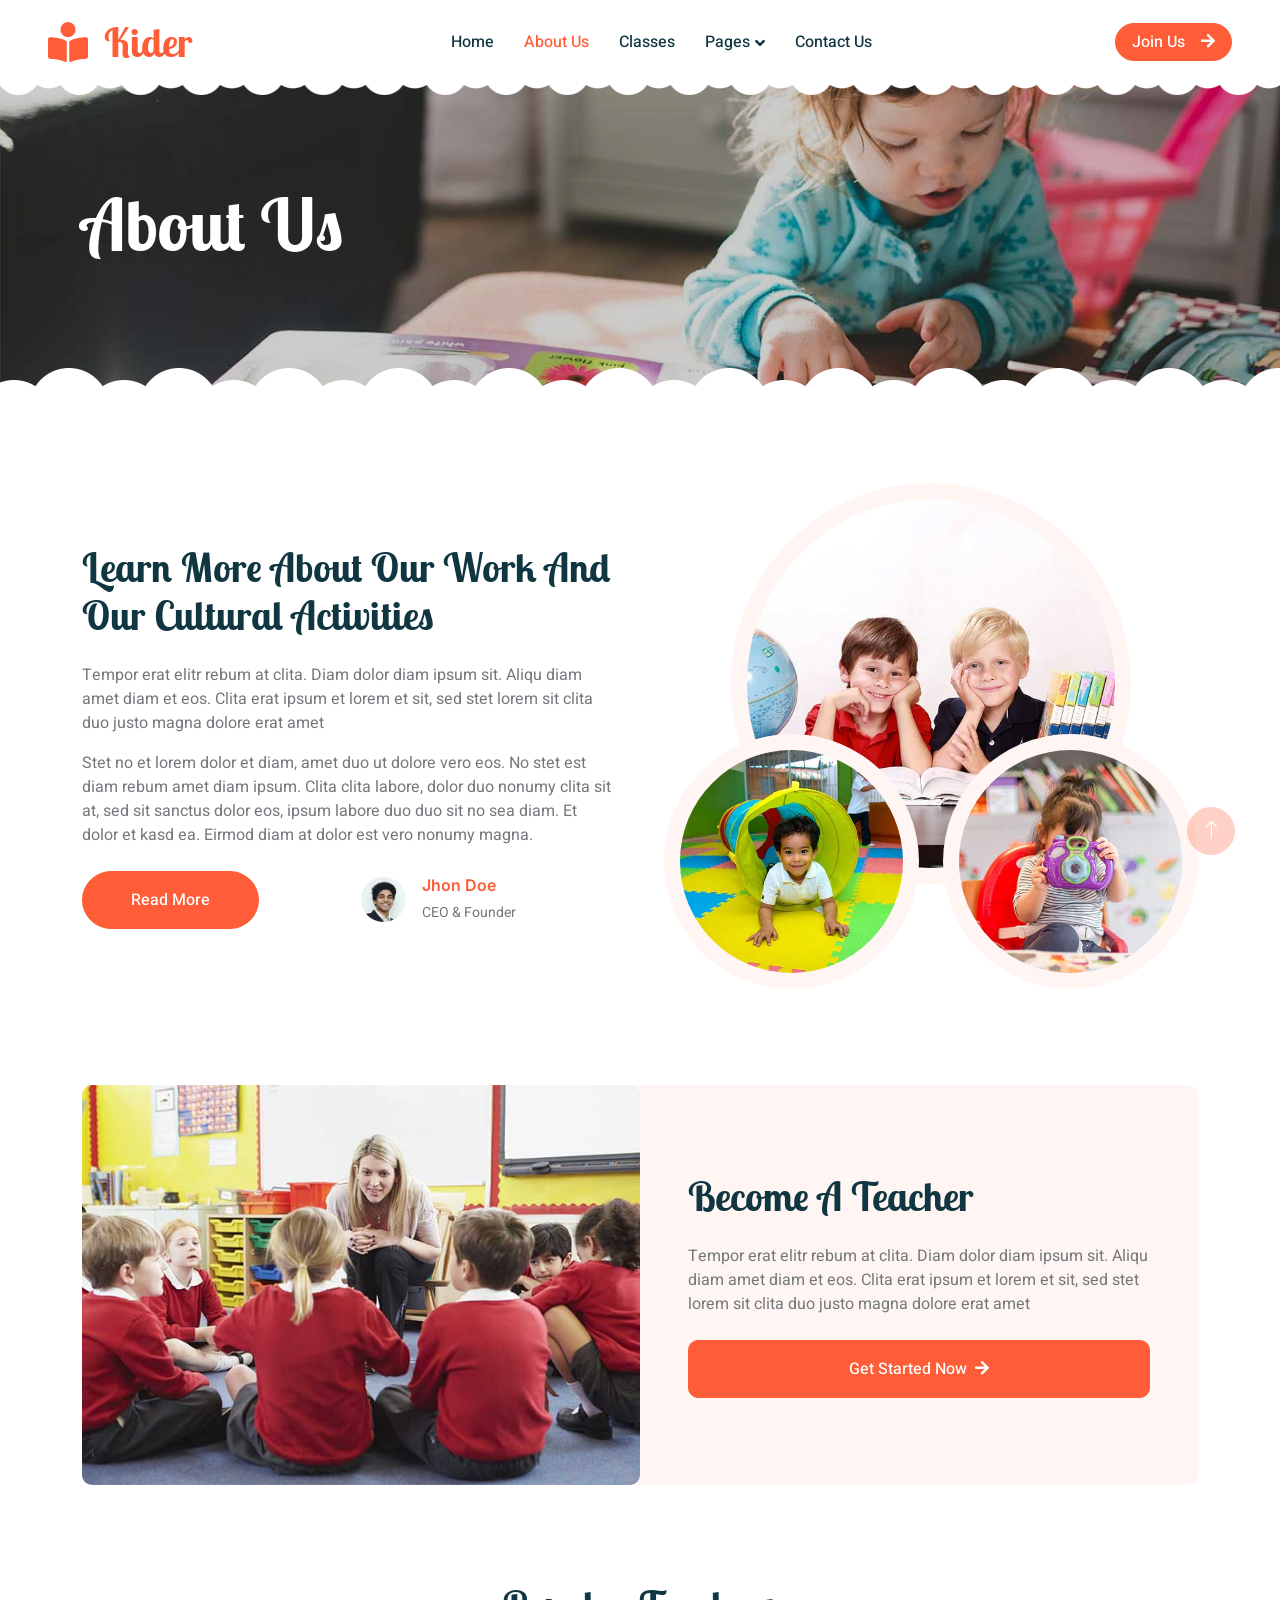
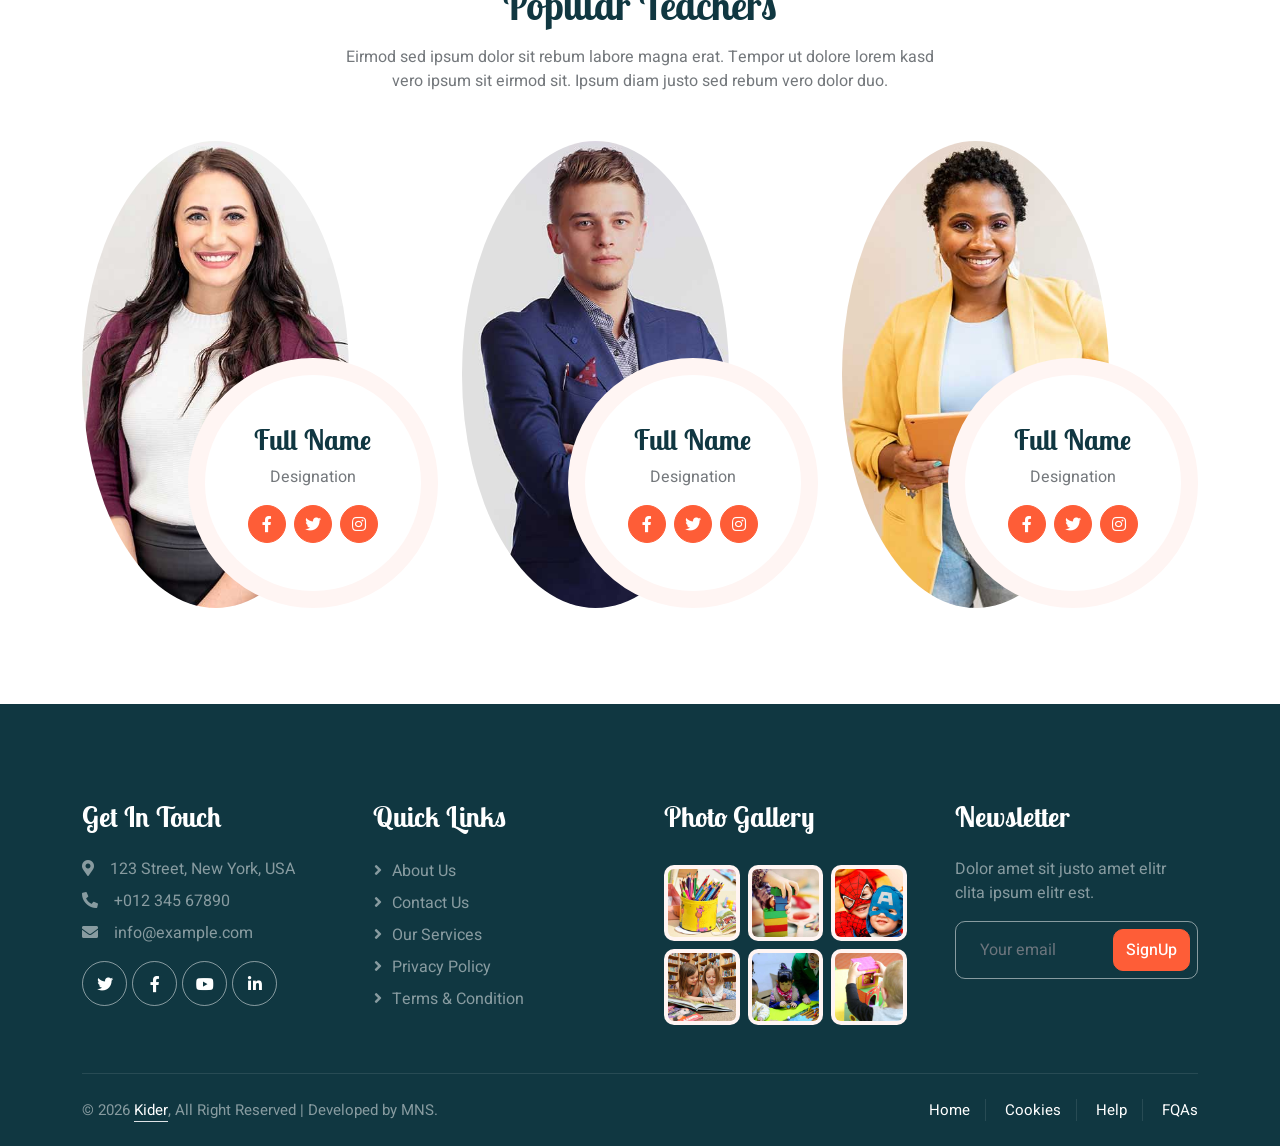
<file: about.html>
<!DOCTYPE html>
<html lang="en">

<head>
    <meta charset="utf-8">
    <title>Kider - Preschool Website</title>
    <meta content="width=device-width, initial-scale=1.0" name="viewport">
    <meta content="" name="keywords">
    <meta content="" name="description">

    <!-- Favicon -->
    <link href="img/favicon.html" rel="icon">

    <!-- Google Web Fonts -->
    <link rel="preconnect" href="https://fonts.googleapis.com/">
    <link rel="preconnect" href="https://fonts.gstatic.com/" crossorigin>
    <link href="https://fonts.googleapis.com/css2?family=Heebo:wght@400;500;600&amp;family=Inter:wght@600&amp;family=Lobster+Two:wght@700&amp;display=swap" rel="stylesheet">
    
    <!-- Icon Font Stylesheet -->
    <link href="cdnjs.cloudflare.com/ajax/libs/font-awesome/5.10.0/css/all.min.css" rel="stylesheet">
    <link href="cdn.jsdelivr.net/npm/bootstrap-icons%401.4.1/font/bootstrap-icons.css" rel="stylesheet">

    <!-- Libraries Stylesheet -->
    <link href="lib/animate/animate.min.css" rel="stylesheet">
    <link href="lib/owlcarousel/assets/owl.carousel.min.css" rel="stylesheet">

    <!-- Customized Bootstrap Stylesheet -->
    <link href="css/bootstrap.min.css" rel="stylesheet">

    <!-- Stylesheet -->
    <link href="css/style.css" rel="stylesheet">
</head>

<body>
    <div class="container-xxl bg-white p-0">
        <!-- Spinner Start -->
        <div id="spinner" class="show bg-white position-fixed translate-middle w-100 vh-100 top-50 start-50 d-flex align-items-center justify-content-center">
            <div class="spinner-border text-primary" style="width: 3rem; height: 3rem;" role="status">
                <span class="sr-only">Loading...</span>
            </div>
        </div>
        <!-- Spinner End -->


        <!-- Navbar Start -->
        <nav class="navbar navbar-expand-lg bg-white navbar-light sticky-top px-4 px-lg-5 py-lg-0">
            <a href="index.html" class="navbar-brand">
                <h1 class="m-0 text-primary"><i class="fa fa-book-reader me-3"></i>Kider</h1>
            </a>
            <button type="button" class="navbar-toggler" data-bs-toggle="collapse" data-bs-target="#navbarCollapse">
                <span class="navbar-toggler-icon"></span>
            </button>
            <div class="collapse navbar-collapse" id="navbarCollapse">
                <div class="navbar-nav mx-auto">
                    <a href="index.html" class="nav-item nav-link">Home</a>
                    <a href="about.html" class="nav-item nav-link active">About Us</a>
                    <a href="classes.html" class="nav-item nav-link">Classes</a>
                    <div class="nav-item dropdown">
                        <a href="#" class="nav-link dropdown-toggle" data-bs-toggle="dropdown">Pages</a>
                        <div class="dropdown-menu rounded-0 rounded-bottom border-0 shadow-sm m-0">
                            <a href="facility.html" class="dropdown-item">School Facilities</a>
                            <a href="team.html" class="dropdown-item">Popular Teachers</a>
                            <a href="call-to-action.html" class="dropdown-item">Become A Teachers</a>
                            <a href="appointment.html" class="dropdown-item">Make Appointment</a>
                            <a href="testimonial.html" class="dropdown-item">Testimonial</a>
                            <a href="404.html" class="dropdown-item">404 Error</a>
                        </div>
                    </div>
                    <a href="contact.html" class="nav-item nav-link">Contact Us</a>
                </div>
                <a href="#" class="btn btn-primary rounded-pill px-3 d-none d-lg-block">Join Us<i class="fa fa-arrow-right ms-3"></i></a>
            </div>
        </nav>
        <!-- Navbar End -->


        <!-- Page Header End -->
        <div class="container-xxl py-5 page-header position-relative mb-5">
            <div class="container py-5">
                <h1 class="display-2 text-white animated slideInDown mb-4">About Us</h1>
            </div>
        </div>
        <!-- Page Header End -->


        <!-- About Start -->
        <div class="container-xxl py-5">
            <div class="container">
                <div class="row g-5 align-items-center">
                    <div class="col-lg-6 wow fadeInUp" data-wow-delay="0.1s">
                        <h1 class="mb-4">Learn More About Our Work And Our Cultural Activities</h1>
                        <p>Tempor erat elitr rebum at clita. Diam dolor diam ipsum sit. Aliqu diam amet diam et eos. Clita erat ipsum et lorem et sit, sed stet lorem sit clita duo justo magna dolore erat amet</p>
                        <p class="mb-4">Stet no et lorem dolor et diam, amet duo ut dolore vero eos. No stet est diam rebum amet diam ipsum. Clita clita labore, dolor duo nonumy clita sit at, sed sit sanctus dolor eos, ipsum labore duo duo sit no sea diam. Et dolor et kasd ea. Eirmod diam at dolor est vero nonumy magna.</p>
                        <div class="row g-4 align-items-center">
                            <div class="col-sm-6">
                                <a class="btn btn-primary rounded-pill py-3 px-5" href="#">Read More</a>
                            </div>
                            <div class="col-sm-6">
                                <div class="d-flex align-items-center">
                                    <img class="rounded-circle flex-shrink-0" src="img/user.jpg" alt="" style="width: 45px; height: 45px;">
                                    <div class="ms-3">
                                        <h6 class="text-primary mb-1">Jhon Doe</h6>
                                        <small>CEO & Founder</small>
                                    </div>
                                </div>
                            </div>
                        </div>
                    </div>
                    <div class="col-lg-6 about-img wow fadeInUp" data-wow-delay="0.5s">
                        <div class="row">
                            <div class="col-12 text-center">
                                <img class="img-fluid w-75 rounded-circle bg-light p-3" src="img/about-1.jpg" alt="">
                            </div>
                            <div class="col-6 text-start" style="margin-top: -150px;">
                                <img class="img-fluid w-100 rounded-circle bg-light p-3" src="img/about-2.jpg" alt="">
                            </div>
                            <div class="col-6 text-end" style="margin-top: -150px;">
                                <img class="img-fluid w-100 rounded-circle bg-light p-3" src="img/about-3.jpg" alt="">
                            </div>
                        </div>
                    </div>
                </div>
            </div>
        </div>
        <!-- About End -->


        <!-- Call To Action Start -->
        <div class="container-xxl py-5">
            <div class="container">
                <div class="bg-light rounded">
                    <div class="row g-0">
                        <div class="col-lg-6 wow fadeIn" data-wow-delay="0.1s" style="min-height: 400px;">
                            <div class="position-relative h-100">
                                <img class="position-absolute w-100 h-100 rounded" src="img/call-to-action.jpg" style="object-fit: cover;">
                            </div>
                        </div>
                        <div class="col-lg-6 wow fadeIn" data-wow-delay="0.5s">
                            <div class="h-100 d-flex flex-column justify-content-center p-5">
                                <h1 class="mb-4">Become A Teacher</h1>
                                <p class="mb-4">Tempor erat elitr rebum at clita. Diam dolor diam ipsum sit. Aliqu diam amet diam et eos.
                                    Clita erat ipsum et lorem et sit, sed stet lorem sit clita duo justo magna dolore erat amet
                                </p>
                                <a class="btn btn-primary py-3 px-5" href="#">Get Started Now<i class="fa fa-arrow-right ms-2"></i></a>
                            </div>
                        </div>
                    </div>
                </div>
            </div>
        </div>
        <!-- Call To Action End -->


        <!-- Team Start -->
        <div class="container-xxl py-5">
            <div class="container">
                <div class="text-center mx-auto mb-5 wow fadeInUp" data-wow-delay="0.1s" style="max-width: 600px;">
                    <h1 class="mb-3">Popular Teachers</h1>
                    <p>Eirmod sed ipsum dolor sit rebum labore magna erat. Tempor ut dolore lorem kasd vero ipsum sit
                        eirmod sit. Ipsum diam justo sed rebum vero dolor duo.</p>
                </div>
                <div class="row g-4">
                    <div class="col-lg-4 col-md-6 wow fadeInUp" data-wow-delay="0.1s">
                        <div class="team-item position-relative">
                            <img class="img-fluid rounded-circle w-75" src="img/team-1.jpg" alt="">
                            <div class="team-text">
                                <h3>Full Name</h3>
                                <p>Designation</p>
                                <div class="d-flex align-items-center">
                                    <a class="btn btn-square btn-primary mx-1" href="#"><i class="fab fa-facebook-f"></i></a>
                                    <a class="btn btn-square btn-primary  mx-1" href="#"><i class="fab fa-twitter"></i></a>
                                    <a class="btn btn-square btn-primary  mx-1" href="#"><i class="fab fa-instagram"></i></a>
                                </div>
                            </div>
                        </div>
                    </div>
                    <div class="col-lg-4 col-md-6 wow fadeInUp" data-wow-delay="0.3s">
                        <div class="team-item position-relative">
                            <img class="img-fluid rounded-circle w-75" src="img/team-2.jpg" alt="">
                            <div class="team-text">
                                <h3>Full Name</h3>
                                <p>Designation</p>
                                <div class="d-flex align-items-center">
                                    <a class="btn btn-square btn-primary mx-1" href="#"><i class="fab fa-facebook-f"></i></a>
                                    <a class="btn btn-square btn-primary  mx-1" href="#"><i class="fab fa-twitter"></i></a>
                                    <a class="btn btn-square btn-primary  mx-1" href="#"><i class="fab fa-instagram"></i></a>
                                </div>
                            </div>
                        </div>
                    </div>
                    <div class="col-lg-4 col-md-6 wow fadeInUp" data-wow-delay="0.5s">
                        <div class="team-item position-relative">
                            <img class="img-fluid rounded-circle w-75" src="img/team-3.jpg" alt="">
                            <div class="team-text">
                                <h3>Full Name</h3>
                                <p>Designation</p>
                                <div class="d-flex align-items-center">
                                    <a class="btn btn-square btn-primary mx-1" href="#"><i class="fab fa-facebook-f"></i></a>
                                    <a class="btn btn-square btn-primary  mx-1" href="#"><i class="fab fa-twitter"></i></a>
                                    <a class="btn btn-square btn-primary  mx-1" href="#"><i class="fab fa-instagram"></i></a>
                                </div>
                            </div>
                        </div>
                    </div>
                </div>
            </div>
        </div>
        <!-- Team End -->


        <!-- Footer Start -->
        <div class="container-fluid bg-dark text-white-50 footer pt-5 mt-5 wow fadeIn" data-wow-delay="0.1s">
            <div class="container py-5">
                <div class="row g-5">
                    <div class="col-lg-3 col-md-6">
                        <h3 class="text-white mb-4">Get In Touch</h3>
                        <p class="mb-2"><i class="fa fa-map-marker-alt me-3"></i>123 Street, New York, USA</p>
                        <p class="mb-2"><i class="fa fa-phone-alt me-3"></i>+012 345 67890</p>
                        <p class="mb-2"><i class="fa fa-envelope me-3"></i><a href="https://preview.themewagon.com/cdn-cgi/l/email-protection" class="__cf_email__" data-cfemail="d0b9beb6bf90b5a8b1bda0bcb5feb3bfbd">[email&#160;protected]</a></p>
                        <div class="d-flex pt-2">
                            <a class="btn btn-outline-light btn-social" href="#"><i class="fab fa-twitter"></i></a>
                            <a class="btn btn-outline-light btn-social" href="#"><i class="fab fa-facebook-f"></i></a>
                            <a class="btn btn-outline-light btn-social" href="#"><i class="fab fa-youtube"></i></a>
                            <a class="btn btn-outline-light btn-social" href="#"><i class="fab fa-linkedin-in"></i></a>
                        </div>
                    </div>
                    <div class="col-lg-3 col-md-6">
                        <h3 class="text-white mb-4">Quick Links</h3>
                        <a class="btn btn-link text-white-50" href="#">About Us</a>
                        <a class="btn btn-link text-white-50" href="#">Contact Us</a>
                        <a class="btn btn-link text-white-50" href="#">Our Services</a>
                        <a class="btn btn-link text-white-50" href="#">Privacy Policy</a>
                        <a class="btn btn-link text-white-50" href="#">Terms & Condition</a>
                    </div>
                    <div class="col-lg-3 col-md-6">
                        <h3 class="text-white mb-4">Photo Gallery</h3>
                        <div class="row g-2 pt-2">
                            <div class="col-4">
                                <img class="img-fluid rounded bg-light p-1" src="img/classes-1.jpg" alt="">
                            </div>
                            <div class="col-4">
                                <img class="img-fluid rounded bg-light p-1" src="img/classes-2.jpg" alt="">
                            </div>
                            <div class="col-4">
                                <img class="img-fluid rounded bg-light p-1" src="img/classes-3.jpg" alt="">
                            </div>
                            <div class="col-4">
                                <img class="img-fluid rounded bg-light p-1" src="img/classes-4.jpg" alt="">
                            </div>
                            <div class="col-4">
                                <img class="img-fluid rounded bg-light p-1" src="img/classes-5.jpg" alt="">
                            </div>
                            <div class="col-4">
                                <img class="img-fluid rounded bg-light p-1" src="img/classes-6.jpg" alt="">
                            </div>
                        </div>
                    </div>
                    <div class="col-lg-3 col-md-6">
                        <h3 class="text-white mb-4">Newsletter</h3>
                        <p>Dolor amet sit justo amet elitr clita ipsum elitr est.</p>
                        <div class="position-relative mx-auto" style="max-width: 400px;">
                            <input class="form-control bg-transparent w-100 py-3 ps-4 pe-5" type="text" placeholder="Your email">
                            <button type="button" class="btn btn-primary py-2 position-absolute top-0 end-0 mt-2 me-2">SignUp</button>
                        </div>
                    </div>
                </div>
            </div>
            <div class="container">
                <div class="copyright">
                    <div class="row">
                        <div class="col-md-6 text-center text-md-start mb-3 mb-md-0">
                            &copy; 2026 <a class="border-bottom" href="#">Kider</a>, All Right Reserved | Developed by MNS.
                        </div>
                        <div class="col-md-6 text-center text-md-end">
                            <div class="footer-menu">
                                <a href="#">Home</a>
                                <a href="#">Cookies</a>
                                <a href="#">Help</a>
                                <a href="#">FQAs</a>
                            </div>
                        </div>
                    </div>
                </div>
            </div>
        </div>
        <!-- Footer End -->


        <!-- Back to Top -->
        <a href="#" class="btn btn-lg btn-primary btn-lg-square back-to-top"><i class="bi bi-arrow-up"></i></a>
    </div>

    <!-- JavaScript Libraries -->
    <script data-cfasync="false" src="cdn-cgi/scripts/5c5dd728/cloudflare-static/email-decode.min.js"></script>
    <script src="code.jquery.com/jquery-3.4.1.min.js"></script>
    <script src="cdn.jsdelivr.net/npm/bootstrap%405.0.0/dist/js/bootstrap.bundle.min.js"></script>
    <script src="lib/wow/wow.min.js"></script>
    <script src="lib/easing/easing.min.js"></script>
    <script src="lib/waypoints/waypoints.min.js"></script>
    <script src="lib/owlcarousel/owl.carousel.min.js"></script>

    <!-- Javascript -->
    <script src="js/main.js"></script>
    <script type="module" src="https://static.cloudflareinsights.com/beacon.min.js/vce701823e78c4301a35b7e07294d87301792088814092" integrity="sha512-UKNk8GbxkABxKcXYuLkO16EleLGUkcvJWtpSNmExE0Too3ZaFAxTscNWEc1OdAv5/BikHawapSCaiD2XCmp+Bw==" data-cf-beacon='{"version":"2024.11.0","token":"317c7824a07c40cb9ae929f34b17c111","r":1,"spa":2}' crossorigin="anonymous"></script>
</body>

</html>
</file>
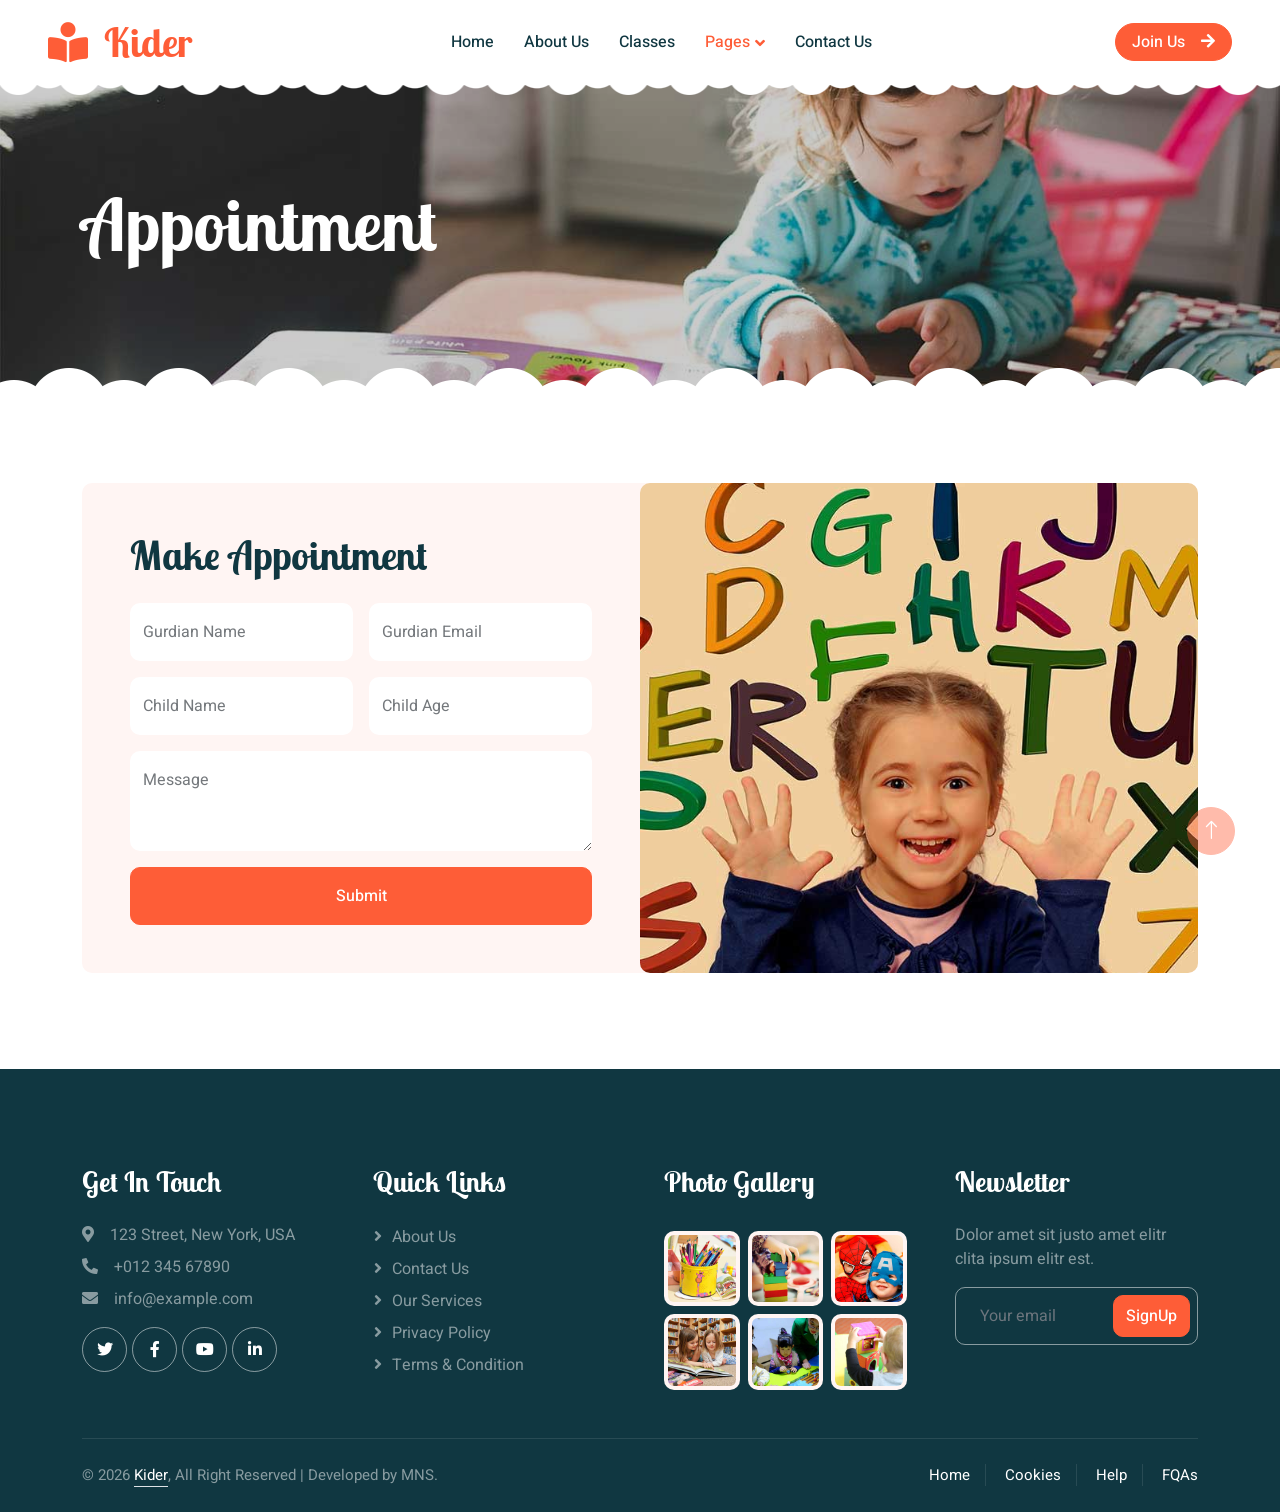
<file: appointment.html>
<!DOCTYPE html>
<html lang="en">

<head>
    <meta charset="utf-8">
    <title>Kider - Preschool Website</title>
    <meta content="width=device-width, initial-scale=1.0" name="viewport">
    <meta content="" name="keywords">
    <meta content="" name="description">

    <!-- Favicon -->
    <link href="img/favicon.html" rel="icon">

    <!-- Google Web Fonts -->
    <link rel="preconnect" href="https://fonts.googleapis.com/">
    <link rel="preconnect" href="https://fonts.gstatic.com/" crossorigin>
    <link href="https://fonts.googleapis.com/css2?family=Heebo:wght@400;500;600&amp;family=Inter:wght@600&amp;family=Lobster+Two:wght@700&amp;display=swap" rel="stylesheet">
    
    <!-- Icon Font Stylesheet -->
    <link href="cdnjs.cloudflare.com/ajax/libs/font-awesome/5.10.0/css/all.min.css" rel="stylesheet">
    <link href="cdn.jsdelivr.net/npm/bootstrap-icons%401.4.1/font/bootstrap-icons.css" rel="stylesheet">

    <!-- Libraries Stylesheet -->
    <link href="lib/animate/animate.min.css" rel="stylesheet">
    <link href="lib/owlcarousel/assets/owl.carousel.min.css" rel="stylesheet">

    <!-- Customized Bootstrap Stylesheet -->
    <link href="css/bootstrap.min.css" rel="stylesheet">

    <!-- Stylesheet -->
    <link href="css/style.css" rel="stylesheet">
</head>

<body>
    <div class="container-xxl bg-white p-0">
        <!-- Spinner Start -->
        <div id="spinner" class="show bg-white position-fixed translate-middle w-100 vh-100 top-50 start-50 d-flex align-items-center justify-content-center">
            <div class="spinner-border text-primary" style="width: 3rem; height: 3rem;" role="status">
                <span class="sr-only">Loading...</span>
            </div>
        </div>
        <!-- Spinner End -->


        <!-- Navbar Start -->
        <nav class="navbar navbar-expand-lg bg-white navbar-light sticky-top px-4 px-lg-5 py-lg-0">
            <a href="index.html" class="navbar-brand">
                <h1 class="m-0 text-primary"><i class="fa fa-book-reader me-3"></i>Kider</h1>
            </a>
            <button type="button" class="navbar-toggler" data-bs-toggle="collapse" data-bs-target="#navbarCollapse">
                <span class="navbar-toggler-icon"></span>
            </button>
            <div class="collapse navbar-collapse" id="navbarCollapse">
                <div class="navbar-nav mx-auto">
                    <a href="index.html" class="nav-item nav-link">Home</a>
                    <a href="about.html" class="nav-item nav-link">About Us</a>
                    <a href="classes.html" class="nav-item nav-link">Classes</a>
                    <div class="nav-item dropdown">
                        <a href="#" class="nav-link dropdown-toggle active" data-bs-toggle="dropdown">Pages</a>
                        <div class="dropdown-menu rounded-0 rounded-bottom border-0 shadow-sm m-0">
                            <a href="facility.html" class="dropdown-item">School Facilities</a>
                            <a href="team.html" class="dropdown-item">Popular Teachers</a>
                            <a href="call-to-action.html" class="dropdown-item">Become A Teachers</a>
                            <a href="appointment.html" class="dropdown-item active">Make Appointment</a>
                            <a href="testimonial.html" class="dropdown-item">Testimonial</a>
                            <a href="404.html" class="dropdown-item">404 Error</a>
                        </div>
                    </div>
                    <a href="contact.html" class="nav-item nav-link">Contact Us</a>
                </div>
                <a href="#" class="btn btn-primary rounded-pill px-3 d-none d-lg-block">Join Us<i class="fa fa-arrow-right ms-3"></i></a>
            </div>
        </nav>
        <!-- Navbar End -->


        <!-- Page Header End -->
        <div class="container-xxl py-5 page-header position-relative mb-5">
            <div class="container py-5">
                <h1 class="display-2 text-white animated slideInDown mb-4">Appointment</h1>
            </div>
        </div>
        <!-- Page Header End -->


        <!-- Appointment Start -->
        <div class="container-xxl py-5">
            <div class="container">
                <div class="bg-light rounded">
                    <div class="row g-0">
                        <div class="col-lg-6 wow fadeIn" data-wow-delay="0.1s">
                            <div class="h-100 d-flex flex-column justify-content-center p-5">
                                <h1 class="mb-4">Make Appointment</h1>
                                <form>
                                    <div class="row g-3">
                                        <div class="col-sm-6">
                                            <div class="form-floating">
                                                <input type="text" class="form-control border-0" id="gname" placeholder="Gurdian Name">
                                                <label for="gname">Gurdian Name</label>
                                            </div>
                                        </div>
                                        <div class="col-sm-6">
                                            <div class="form-floating">
                                                <input type="email" class="form-control border-0" id="gmail" placeholder="Gurdian Email">
                                                <label for="gmail">Gurdian Email</label>
                                            </div>
                                        </div>
                                        <div class="col-sm-6">
                                            <div class="form-floating">
                                                <input type="text" class="form-control border-0" id="cname" placeholder="Child Name">
                                                <label for="cname">Child Name</label>
                                            </div>
                                        </div>
                                        <div class="col-sm-6">
                                            <div class="form-floating">
                                                <input type="text" class="form-control border-0" id="cage" placeholder="Child Age">
                                                <label for="cage">Child Age</label>
                                            </div>
                                        </div>
                                        <div class="col-12">
                                            <div class="form-floating">
                                                <textarea class="form-control border-0" placeholder="Leave a message here" id="message" style="height: 100px"></textarea>
                                                <label for="message">Message</label>
                                            </div>
                                        </div>
                                        <div class="col-12">
                                            <button class="btn btn-primary w-100 py-3" type="submit">Submit</button>
                                        </div>
                                    </div>
                                </form>
                            </div>
                        </div>
                        <div class="col-lg-6 wow fadeIn" data-wow-delay="0.5s" style="min-height: 400px;">
                            <div class="position-relative h-100">
                                <img class="position-absolute w-100 h-100 rounded" src="img/appointment.jpg" style="object-fit: cover;">
                            </div>
                        </div>
                    </div>
                </div>
            </div>
        </div>
        <!-- Appointment End -->


        <!-- Footer Start -->
        <div class="container-fluid bg-dark text-white-50 footer pt-5 mt-5 wow fadeIn" data-wow-delay="0.1s">
            <div class="container py-5">
                <div class="row g-5">
                    <div class="col-lg-3 col-md-6">
                        <h3 class="text-white mb-4">Get In Touch</h3>
                        <p class="mb-2"><i class="fa fa-map-marker-alt me-3"></i>123 Street, New York, USA</p>
                        <p class="mb-2"><i class="fa fa-phone-alt me-3"></i>+012 345 67890</p>
                        <p class="mb-2"><i class="fa fa-envelope me-3"></i><a href="https://preview.themewagon.com/cdn-cgi/l/email-protection" class="__cf_email__" data-cfemail="2f464149406f4a574e425f434a014c4042">[email&#160;protected]</a></p>
                        <div class="d-flex pt-2">
                            <a class="btn btn-outline-light btn-social" href="#"><i class="fab fa-twitter"></i></a>
                            <a class="btn btn-outline-light btn-social" href="#"><i class="fab fa-facebook-f"></i></a>
                            <a class="btn btn-outline-light btn-social" href="#"><i class="fab fa-youtube"></i></a>
                            <a class="btn btn-outline-light btn-social" href="#"><i class="fab fa-linkedin-in"></i></a>
                        </div>
                    </div>
                    <div class="col-lg-3 col-md-6">
                        <h3 class="text-white mb-4">Quick Links</h3>
                        <a class="btn btn-link text-white-50" href="#">About Us</a>
                        <a class="btn btn-link text-white-50" href="#">Contact Us</a>
                        <a class="btn btn-link text-white-50" href="#">Our Services</a>
                        <a class="btn btn-link text-white-50" href="#">Privacy Policy</a>
                        <a class="btn btn-link text-white-50" href="#">Terms & Condition</a>
                    </div>
                    <div class="col-lg-3 col-md-6">
                        <h3 class="text-white mb-4">Photo Gallery</h3>
                        <div class="row g-2 pt-2">
                            <div class="col-4">
                                <img class="img-fluid rounded bg-light p-1" src="img/classes-1.jpg" alt="">
                            </div>
                            <div class="col-4">
                                <img class="img-fluid rounded bg-light p-1" src="img/classes-2.jpg" alt="">
                            </div>
                            <div class="col-4">
                                <img class="img-fluid rounded bg-light p-1" src="img/classes-3.jpg" alt="">
                            </div>
                            <div class="col-4">
                                <img class="img-fluid rounded bg-light p-1" src="img/classes-4.jpg" alt="">
                            </div>
                            <div class="col-4">
                                <img class="img-fluid rounded bg-light p-1" src="img/classes-5.jpg" alt="">
                            </div>
                            <div class="col-4">
                                <img class="img-fluid rounded bg-light p-1" src="img/classes-6.jpg" alt="">
                            </div>
                        </div>
                    </div>
                    <div class="col-lg-3 col-md-6">
                        <h3 class="text-white mb-4">Newsletter</h3>
                        <p>Dolor amet sit justo amet elitr clita ipsum elitr est.</p>
                        <div class="position-relative mx-auto" style="max-width: 400px;">
                            <input class="form-control bg-transparent w-100 py-3 ps-4 pe-5" type="text" placeholder="Your email">
                            <button type="button" class="btn btn-primary py-2 position-absolute top-0 end-0 mt-2 me-2">SignUp</button>
                        </div>
                    </div>
                </div>
            </div>
            <div class="container">
                <div class="copyright">
                    <div class="row">
                        <div class="col-md-6 text-center text-md-start mb-3 mb-md-0">
                            &copy; 2026 <a class="border-bottom" href="#">Kider</a>, All Right Reserved | Developed by MNS.
                        </div>
                        <div class="col-md-6 text-center text-md-end">
                            <div class="footer-menu">
                                <a href="#">Home</a>
                                <a href="#">Cookies</a>
                                <a href="#">Help</a>
                                <a href="#">FQAs</a>
                            </div>
                        </div>
                    </div>
                </div>
            </div>
        </div>
        <!-- Footer End -->


        <!-- Back to Top -->
        <a href="#" class="btn btn-lg btn-primary btn-lg-square back-to-top"><i class="bi bi-arrow-up"></i></a>
    </div>

    <!-- JavaScript Libraries -->
    <script data-cfasync="false" src="cdn-cgi/scripts/5c5dd728/cloudflare-static/email-decode.min.js"></script>
    <script src="code.jquery.com/jquery-3.4.1.min.js"></script>
    <script src="cdn.jsdelivr.net/npm/bootstrap%405.0.0/dist/js/bootstrap.bundle.min.js"></script>
    <script src="lib/wow/wow.min.js"></script>
    <script src="lib/easing/easing.min.js"></script>
    <script src="lib/waypoints/waypoints.min.js"></script>
    <script src="lib/owlcarousel/owl.carousel.min.js"></script>

    <!-- Javascript -->
    <script src="js/main.js"></script>
    <script type="module" src="https://static.cloudflareinsights.com/beacon.min.js/vce701823e78c4301a35b7e07294d87301792088814092" integrity="sha512-UKNk8GbxkABxKcXYuLkO16EleLGUkcvJWtpSNmExE0Too3ZaFAxTscNWEc1OdAv5/BikHawapSCaiD2XCmp+Bw==" data-cf-beacon='{"version":"2024.11.0","token":"317c7824a07c40cb9ae929f34b17c111","r":1,"spa":2}' crossorigin="anonymous"></script>
</body>

</html>
</file>
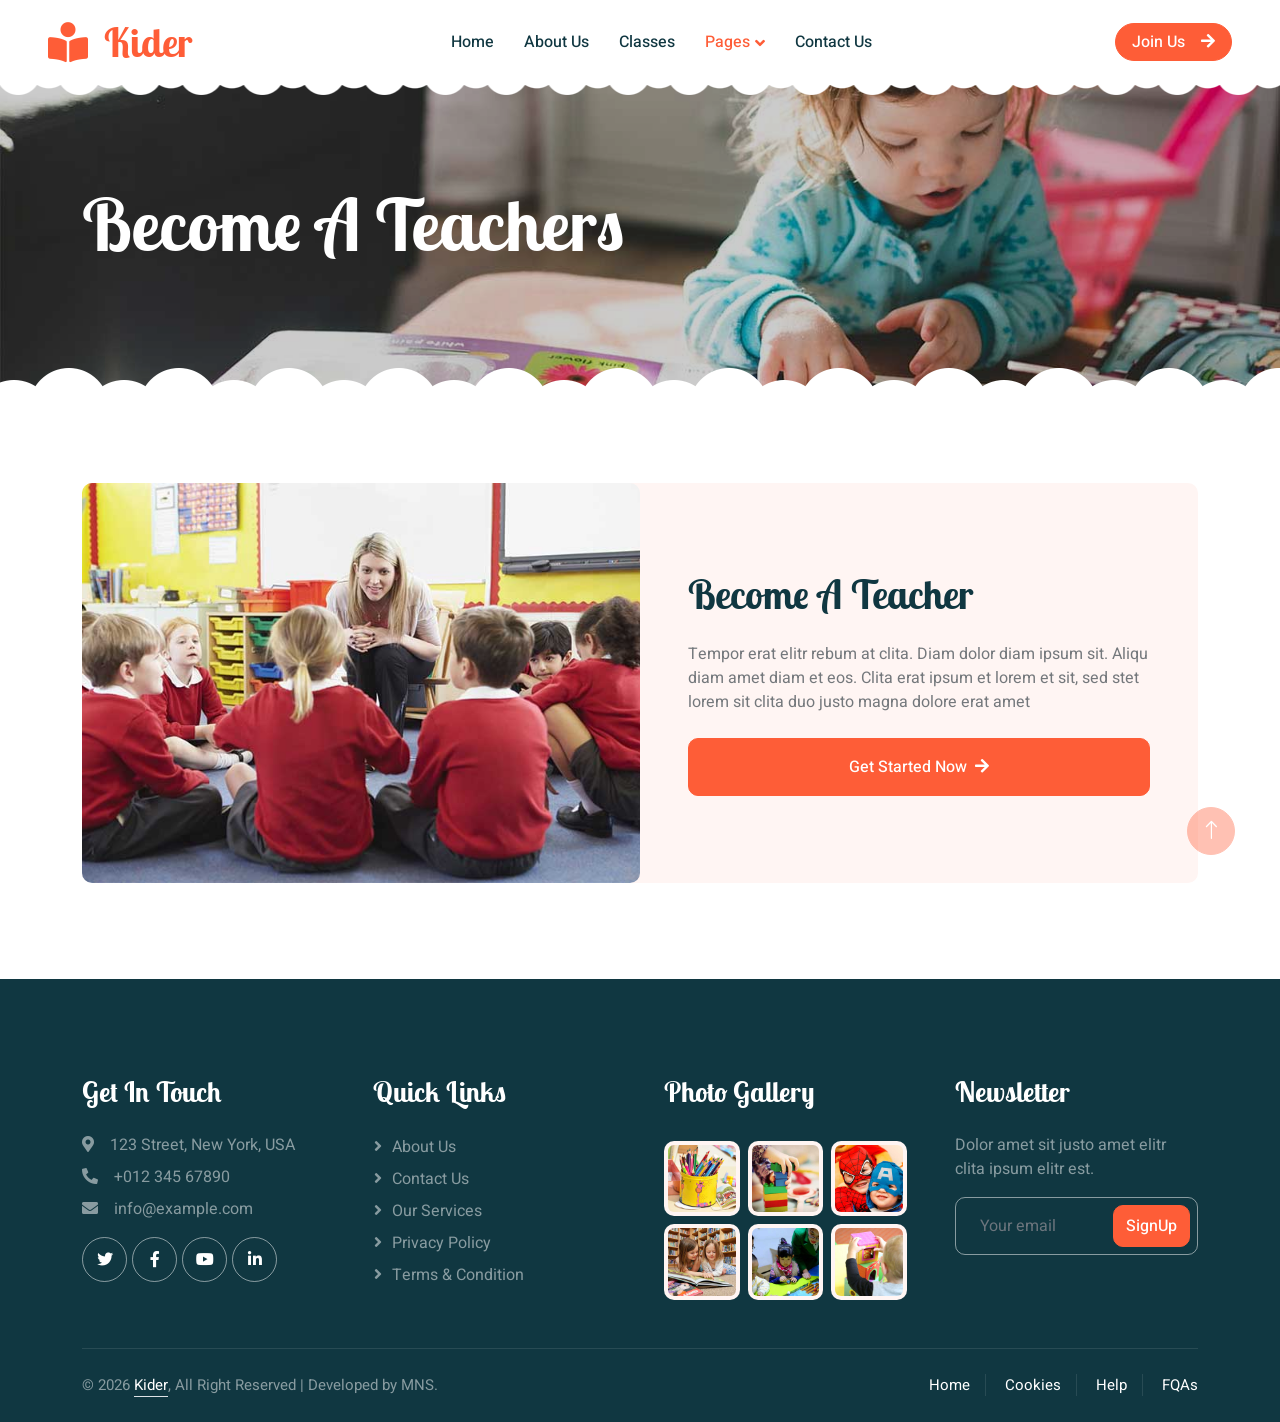
<file: call-to-action.html>
<!DOCTYPE html>
<html lang="en">

<head>
    <meta charset="utf-8">
    <title>Kider - Preschool Website</title>
    <meta content="width=device-width, initial-scale=1.0" name="viewport">
    <meta content="" name="keywords">
    <meta content="" name="description">

    <!-- Favicon -->
    <link href="img/favicon.html" rel="icon">

    <!-- Google Web Fonts -->
    <link rel="preconnect" href="https://fonts.googleapis.com/">
    <link rel="preconnect" href="https://fonts.gstatic.com/" crossorigin>
    <link href="https://fonts.googleapis.com/css2?family=Heebo:wght@400;500;600&amp;family=Inter:wght@600&amp;family=Lobster+Two:wght@700&amp;display=swap" rel="stylesheet">
    
    <!-- Icon Font Stylesheet -->
    <link href="cdnjs.cloudflare.com/ajax/libs/font-awesome/5.10.0/css/all.min.css" rel="stylesheet">
    <link href="cdn.jsdelivr.net/npm/bootstrap-icons%401.4.1/font/bootstrap-icons.css" rel="stylesheet">

    <!-- Libraries Stylesheet -->
    <link href="lib/animate/animate.min.css" rel="stylesheet">
    <link href="lib/owlcarousel/assets/owl.carousel.min.css" rel="stylesheet">

    <!-- Customized Bootstrap Stylesheet -->
    <link href="css/bootstrap.min.css" rel="stylesheet">

    <!-- Stylesheet -->
    <link href="css/style.css" rel="stylesheet">
</head>

<body>
    <div class="container-xxl bg-white p-0">
        <!-- Spinner Start -->
        <div id="spinner" class="show bg-white position-fixed translate-middle w-100 vh-100 top-50 start-50 d-flex align-items-center justify-content-center">
            <div class="spinner-border text-primary" style="width: 3rem; height: 3rem;" role="status">
                <span class="sr-only">Loading...</span>
            </div>
        </div>
        <!-- Spinner End -->


        <!-- Navbar Start -->
        <nav class="navbar navbar-expand-lg bg-white navbar-light sticky-top px-4 px-lg-5 py-lg-0">
            <a href="index.html" class="navbar-brand">
                <h1 class="m-0 text-primary"><i class="fa fa-book-reader me-3"></i>Kider</h1>
            </a>
            <button type="button" class="navbar-toggler" data-bs-toggle="collapse" data-bs-target="#navbarCollapse">
                <span class="navbar-toggler-icon"></span>
            </button>
            <div class="collapse navbar-collapse" id="navbarCollapse">
                <div class="navbar-nav mx-auto">
                    <a href="index.html" class="nav-item nav-link">Home</a>
                    <a href="about.html" class="nav-item nav-link">About Us</a>
                    <a href="classes.html" class="nav-item nav-link">Classes</a>
                    <div class="nav-item dropdown">
                        <a href="#" class="nav-link dropdown-toggle active" data-bs-toggle="dropdown">Pages</a>
                        <div class="dropdown-menu rounded-0 rounded-bottom border-0 shadow-sm m-0">
                            <a href="facility.html" class="dropdown-item">School Facilities</a>
                            <a href="team.html" class="dropdown-item">Popular Teachers</a>
                            <a href="call-to-action.html" class="dropdown-item active">Become A Teachers</a>
                            <a href="appointment.html" class="dropdown-item">Make Appointment</a>
                            <a href="testimonial.html" class="dropdown-item">Testimonial</a>
                            <a href="404.html" class="dropdown-item">404 Error</a>
                        </div>
                    </div>
                    <a href="contact.html" class="nav-item nav-link">Contact Us</a>
                </div>
                <a href="#" class="btn btn-primary rounded-pill px-3 d-none d-lg-block">Join Us<i class="fa fa-arrow-right ms-3"></i></a>
            </div>
        </nav>
        <!-- Navbar End -->


        <!-- Page Header End -->
        <div class="container-xxl py-5 page-header position-relative mb-5">
            <div class="container py-5">
                <h1 class="display-2 text-white animated slideInDown mb-4">Become A Teachers</h1>
            </div>
        </div>
        <!-- Page Header End -->


        <!-- Call To Action Start -->
        <div class="container-xxl py-5">
            <div class="container">
                <div class="bg-light rounded">
                    <div class="row g-0">
                        <div class="col-lg-6 wow fadeIn" data-wow-delay="0.1s" style="min-height: 400px;">
                            <div class="position-relative h-100">
                                <img class="position-absolute w-100 h-100 rounded" src="img/call-to-action.jpg" style="object-fit: cover;">
                            </div>
                        </div>
                        <div class="col-lg-6 wow fadeIn" data-wow-delay="0.5s">
                            <div class="h-100 d-flex flex-column justify-content-center p-5">
                                <h1 class="mb-4">Become A Teacher</h1>
                                <p class="mb-4">Tempor erat elitr rebum at clita. Diam dolor diam ipsum sit. Aliqu diam amet diam et eos.
                                    Clita erat ipsum et lorem et sit, sed stet lorem sit clita duo justo magna dolore erat amet
                                </p>
                                <a class="btn btn-primary py-3 px-5" href="#">Get Started Now<i class="fa fa-arrow-right ms-2"></i></a>
                            </div>
                        </div>
                    </div>
                </div>
            </div>
        </div>
        <!-- Call To Action End -->


        <!-- Footer Start -->
        <div class="container-fluid bg-dark text-white-50 footer pt-5 mt-5 wow fadeIn" data-wow-delay="0.1s">
            <div class="container py-5">
                <div class="row g-5">
                    <div class="col-lg-3 col-md-6">
                        <h3 class="text-white mb-4">Get In Touch</h3>
                        <p class="mb-2"><i class="fa fa-map-marker-alt me-3"></i>123 Street, New York, USA</p>
                        <p class="mb-2"><i class="fa fa-phone-alt me-3"></i>+012 345 67890</p>
                        <p class="mb-2"><i class="fa fa-envelope me-3"></i><a href="https://preview.themewagon.com/cdn-cgi/l/email-protection" class="__cf_email__" data-cfemail="96fff8f0f9d6f3eef7fbe6faf3b8f5f9fb">[email&#160;protected]</a></p>
                        <div class="d-flex pt-2">
                            <a class="btn btn-outline-light btn-social" href="#"><i class="fab fa-twitter"></i></a>
                            <a class="btn btn-outline-light btn-social" href="#"><i class="fab fa-facebook-f"></i></a>
                            <a class="btn btn-outline-light btn-social" href="#"><i class="fab fa-youtube"></i></a>
                            <a class="btn btn-outline-light btn-social" href="#"><i class="fab fa-linkedin-in"></i></a>
                        </div>
                    </div>
                    <div class="col-lg-3 col-md-6">
                        <h3 class="text-white mb-4">Quick Links</h3>
                        <a class="btn btn-link text-white-50" href="#">About Us</a>
                        <a class="btn btn-link text-white-50" href="#">Contact Us</a>
                        <a class="btn btn-link text-white-50" href="#">Our Services</a>
                        <a class="btn btn-link text-white-50" href="#">Privacy Policy</a>
                        <a class="btn btn-link text-white-50" href="#">Terms & Condition</a>
                    </div>
                    <div class="col-lg-3 col-md-6">
                        <h3 class="text-white mb-4">Photo Gallery</h3>
                        <div class="row g-2 pt-2">
                            <div class="col-4">
                                <img class="img-fluid rounded bg-light p-1" src="img/classes-1.jpg" alt="">
                            </div>
                            <div class="col-4">
                                <img class="img-fluid rounded bg-light p-1" src="img/classes-2.jpg" alt="">
                            </div>
                            <div class="col-4">
                                <img class="img-fluid rounded bg-light p-1" src="img/classes-3.jpg" alt="">
                            </div>
                            <div class="col-4">
                                <img class="img-fluid rounded bg-light p-1" src="img/classes-4.jpg" alt="">
                            </div>
                            <div class="col-4">
                                <img class="img-fluid rounded bg-light p-1" src="img/classes-5.jpg" alt="">
                            </div>
                            <div class="col-4">
                                <img class="img-fluid rounded bg-light p-1" src="img/classes-6.jpg" alt="">
                            </div>
                        </div>
                    </div>
                    <div class="col-lg-3 col-md-6">
                        <h3 class="text-white mb-4">Newsletter</h3>
                        <p>Dolor amet sit justo amet elitr clita ipsum elitr est.</p>
                        <div class="position-relative mx-auto" style="max-width: 400px;">
                            <input class="form-control bg-transparent w-100 py-3 ps-4 pe-5" type="text" placeholder="Your email">
                            <button type="button" class="btn btn-primary py-2 position-absolute top-0 end-0 mt-2 me-2">SignUp</button>
                        </div>
                    </div>
                </div>
            </div>
            <div class="container">
                <div class="copyright">
                    <div class="row">
                        <div class="col-md-6 text-center text-md-start mb-3 mb-md-0">
                            &copy; 2026 <a class="border-bottom" href="#">Kider</a>, All Right Reserved | Developed by MNS.
                        </div>
                        <div class="col-md-6 text-center text-md-end">
                            <div class="footer-menu">
                                <a href="#">Home</a>
                                <a href="#">Cookies</a>
                                <a href="#">Help</a>
                                <a href="#">FQAs</a>
                            </div>
                        </div>
                    </div>
                </div>
            </div>
        </div>
        <!-- Footer End -->


        <!-- Back to Top -->
        <a href="#" class="btn btn-lg btn-primary btn-lg-square back-to-top"><i class="bi bi-arrow-up"></i></a>
    </div>

    <!-- JavaScript Libraries -->
    <script data-cfasync="false" src="cdn-cgi/scripts/5c5dd728/cloudflare-static/email-decode.min.js"></script>
    <script src="code.jquery.com/jquery-3.4.1.min.js"></script>
    <script src="cdn.jsdelivr.net/npm/bootstrap%405.0.0/dist/js/bootstrap.bundle.min.js"></script>
    <script src="lib/wow/wow.min.js"></script>
    <script src="lib/easing/easing.min.js"></script>
    <script src="lib/waypoints/waypoints.min.js"></script>
    <script src="lib/owlcarousel/owl.carousel.min.js"></script>

    <!-- Javascript -->
    <script src="js/main.js"></script>
    <script type="module" src="https://static.cloudflareinsights.com/beacon.min.js/vce701823e78c4301a35b7e07294d87301792088814092" integrity="sha512-UKNk8GbxkABxKcXYuLkO16EleLGUkcvJWtpSNmExE0Too3ZaFAxTscNWEc1OdAv5/BikHawapSCaiD2XCmp+Bw==" data-cf-beacon='{"version":"2024.11.0","token":"317c7824a07c40cb9ae929f34b17c111","r":1,"spa":2}' crossorigin="anonymous"></script>
</body>

</html>
</file>
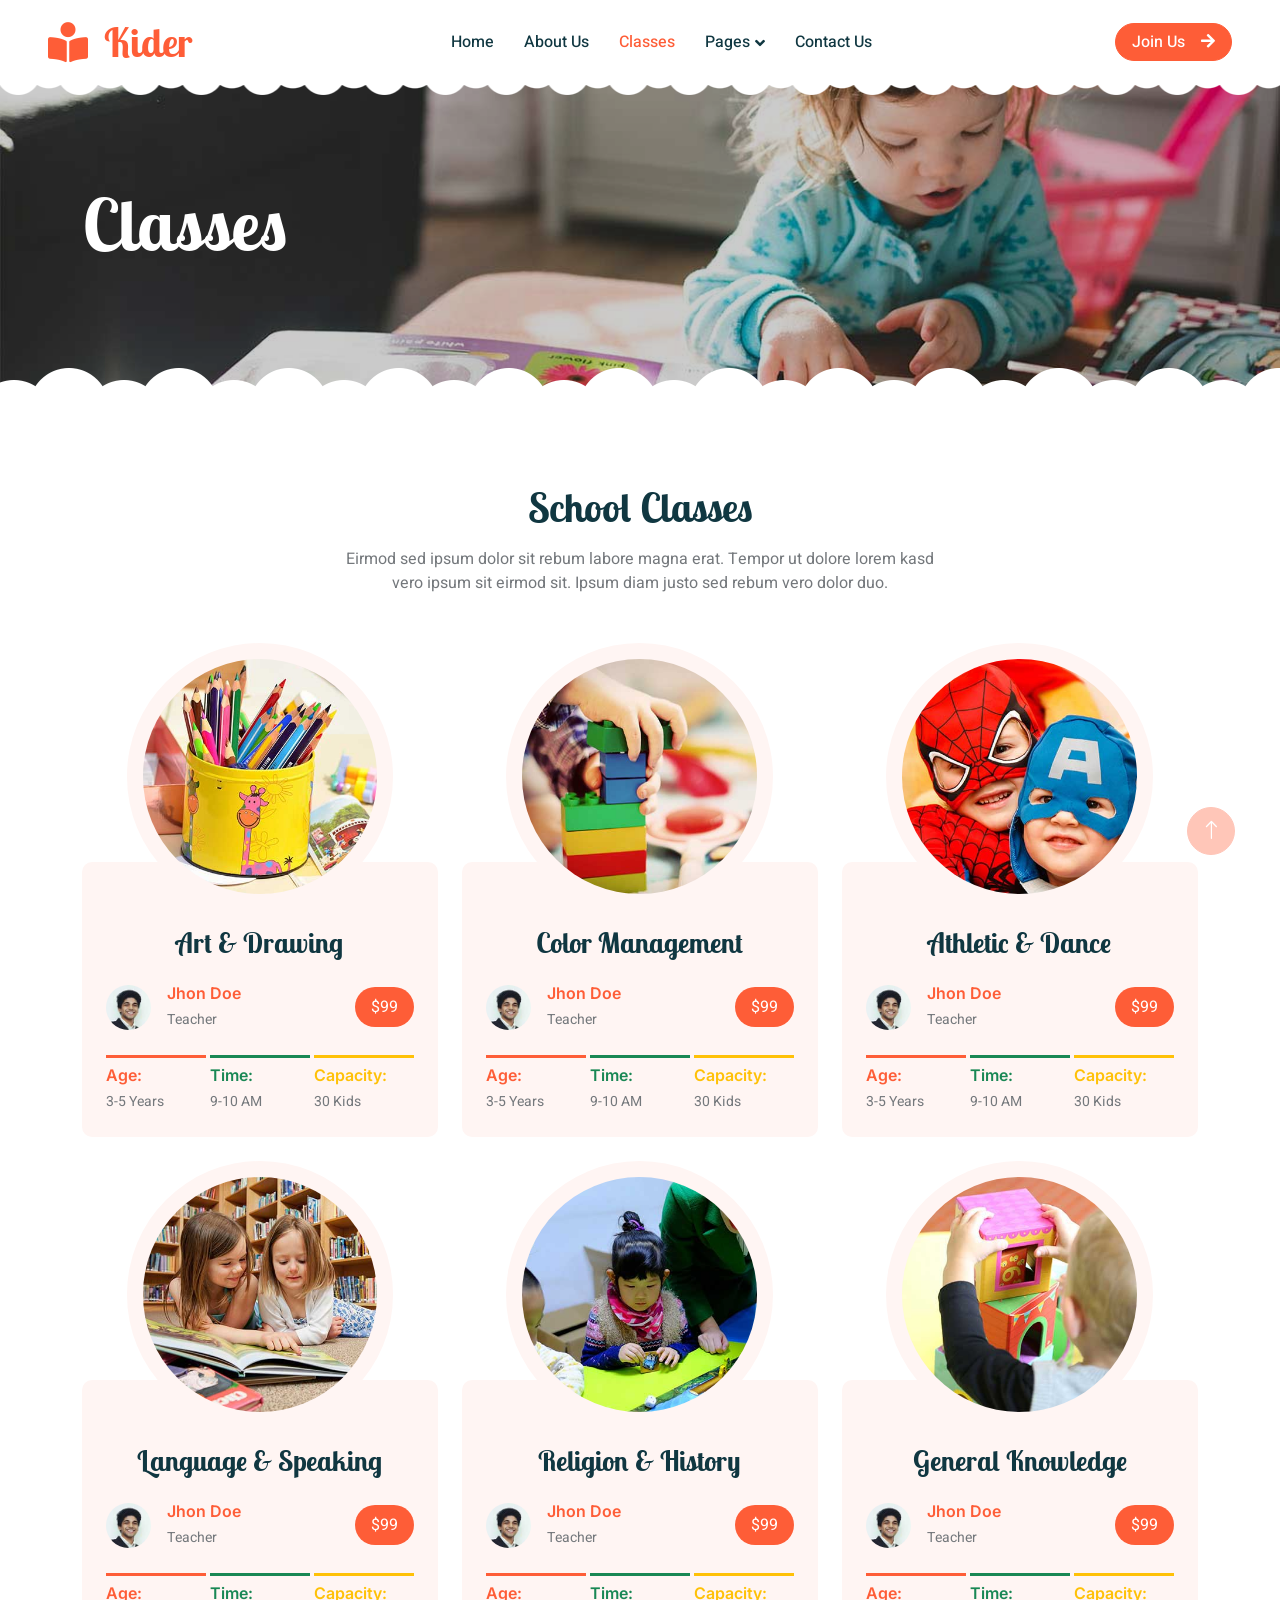
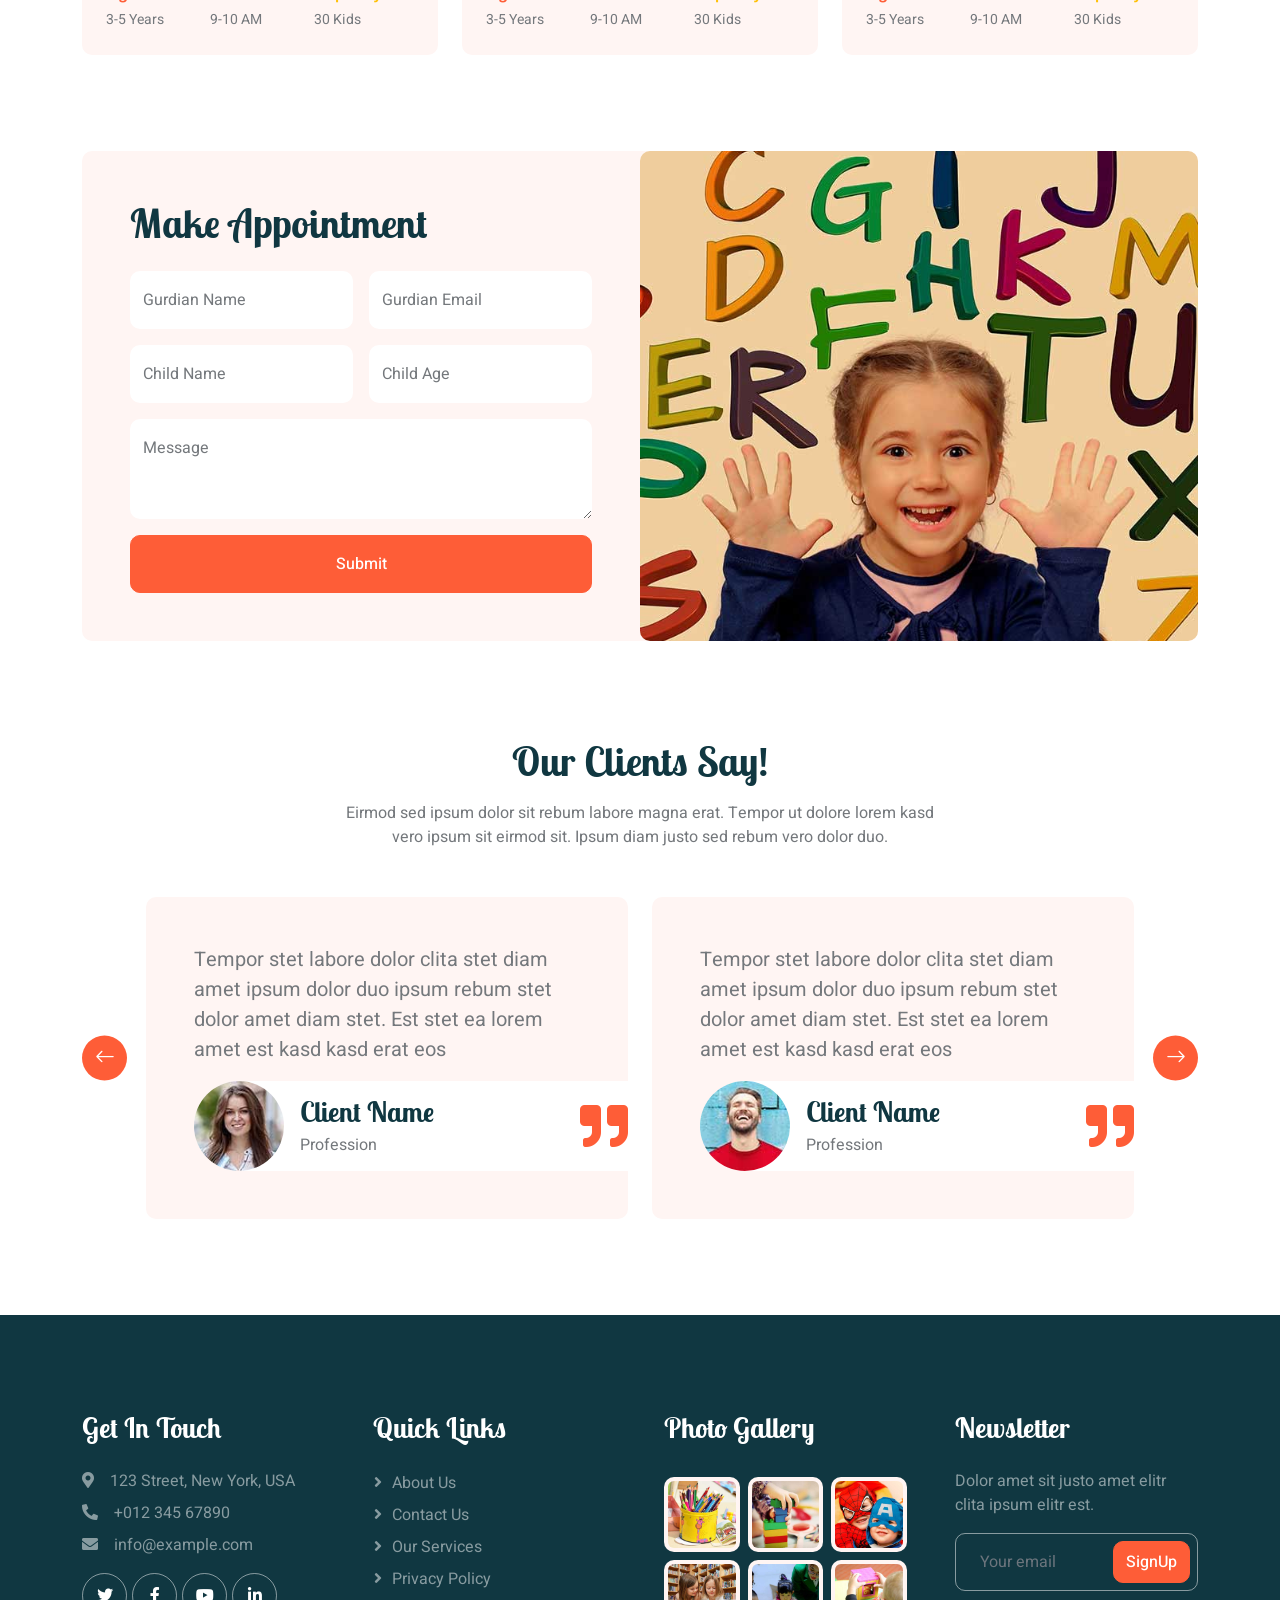
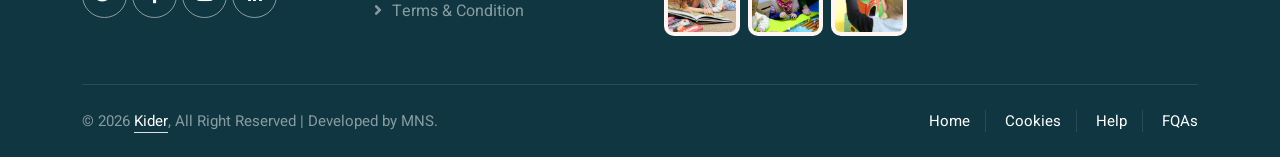
<file: classes.html>
<!DOCTYPE html>
<html lang="en">

<head>
    <meta charset="utf-8">
    <title>Kider - Preschool Website</title>
    <meta content="width=device-width, initial-scale=1.0" name="viewport">
    <meta content="" name="keywords">
    <meta content="" name="description">

    <!-- Favicon -->
    <link href="img/favicon.html" rel="icon">

    <!-- Google Web Fonts -->
    <link rel="preconnect" href="https://fonts.googleapis.com/">
    <link rel="preconnect" href="https://fonts.gstatic.com/" crossorigin>
    <link href="https://fonts.googleapis.com/css2?family=Heebo:wght@400;500;600&amp;family=Inter:wght@600&amp;family=Lobster+Two:wght@700&amp;display=swap" rel="stylesheet">
    
    <!-- Icon Font Stylesheet -->
    <link href="cdnjs.cloudflare.com/ajax/libs/font-awesome/5.10.0/css/all.min.css" rel="stylesheet">
    <link href="cdn.jsdelivr.net/npm/bootstrap-icons%401.4.1/font/bootstrap-icons.css" rel="stylesheet">

    <!-- Libraries Stylesheet -->
    <link href="lib/animate/animate.min.css" rel="stylesheet">
    <link href="lib/owlcarousel/assets/owl.carousel.min.css" rel="stylesheet">

    <!-- Customized Bootstrap Stylesheet -->
    <link href="css/bootstrap.min.css" rel="stylesheet">

    <!-- Stylesheet -->
    <link href="css/style.css" rel="stylesheet">
</head>

<body>
    <div class="container-xxl bg-white p-0">
        <!-- Spinner Start -->
        <div id="spinner" class="show bg-white position-fixed translate-middle w-100 vh-100 top-50 start-50 d-flex align-items-center justify-content-center">
            <div class="spinner-border text-primary" style="width: 3rem; height: 3rem;" role="status">
                <span class="sr-only">Loading...</span>
            </div>
        </div>
        <!-- Spinner End -->


        <!-- Navbar Start -->
        <nav class="navbar navbar-expand-lg bg-white navbar-light sticky-top px-4 px-lg-5 py-lg-0">
            <a href="index.html" class="navbar-brand">
                <h1 class="m-0 text-primary"><i class="fa fa-book-reader me-3"></i>Kider</h1>
            </a>
            <button type="button" class="navbar-toggler" data-bs-toggle="collapse" data-bs-target="#navbarCollapse">
                <span class="navbar-toggler-icon"></span>
            </button>
            <div class="collapse navbar-collapse" id="navbarCollapse">
                <div class="navbar-nav mx-auto">
                    <a href="index.html" class="nav-item nav-link">Home</a>
                    <a href="about.html" class="nav-item nav-link">About Us</a>
                    <a href="classes.html" class="nav-item nav-link active">Classes</a>
                    <div class="nav-item dropdown">
                        <a href="#" class="nav-link dropdown-toggle" data-bs-toggle="dropdown">Pages</a>
                        <div class="dropdown-menu rounded-0 rounded-bottom border-0 shadow-sm m-0">
                            <a href="facility.html" class="dropdown-item">School Facilities</a>
                            <a href="team.html" class="dropdown-item">Popular Teachers</a>
                            <a href="call-to-action.html" class="dropdown-item">Become A Teachers</a>
                            <a href="appointment.html" class="dropdown-item">Make Appointment</a>
                            <a href="testimonial.html" class="dropdown-item">Testimonial</a>
                            <a href="404.html" class="dropdown-item">404 Error</a>
                        </div>
                    </div>
                    <a href="contact.html" class="nav-item nav-link">Contact Us</a>
                </div>
                <a href="#" class="btn btn-primary rounded-pill px-3 d-none d-lg-block">Join Us<i class="fa fa-arrow-right ms-3"></i></a>
            </div>
        </nav>
        <!-- Navbar End -->


        <!-- Page Header End -->
        <div class="container-xxl py-5 page-header position-relative mb-5">
            <div class="container py-5">
                <h1 class="display-2 text-white animated slideInDown mb-4">Classes</h1>
            </div>
        </div>
        <!-- Page Header End -->


        <!-- Classes Start -->
        <div class="container-xxl py-5">
            <div class="container">
                <div class="text-center mx-auto mb-5 wow fadeInUp" data-wow-delay="0.1s" style="max-width: 600px;">
                    <h1 class="mb-3">School Classes</h1>
                    <p>Eirmod sed ipsum dolor sit rebum labore magna erat. Tempor ut dolore lorem kasd vero ipsum sit eirmod sit. Ipsum diam justo sed rebum vero dolor duo.</p>
                </div>
                <div class="row g-4">
                    <div class="col-lg-4 col-md-6 wow fadeInUp" data-wow-delay="0.1s">
                        <div class="classes-item">
                            <div class="bg-light rounded-circle w-75 mx-auto p-3">
                                <img class="img-fluid rounded-circle" src="img/classes-1.jpg" alt="">
                            </div>
                            <div class="bg-light rounded p-4 pt-5 mt-n5">
                                <a class="d-block text-center h3 mt-3 mb-4" href="#">Art & Drawing</a>
                                <div class="d-flex align-items-center justify-content-between mb-4">
                                    <div class="d-flex align-items-center">
                                        <img class="rounded-circle flex-shrink-0" src="img/user.jpg" alt="" style="width: 45px; height: 45px;">
                                        <div class="ms-3">
                                            <h6 class="text-primary mb-1">Jhon Doe</h6>
                                            <small>Teacher</small>
                                        </div>
                                    </div>
                                    <span class="bg-primary text-white rounded-pill py-2 px-3" href="#">$99</span>
                                </div>
                                <div class="row g-1">
                                    <div class="col-4">
                                        <div class="border-top border-3 border-primary pt-2">
                                            <h6 class="text-primary mb-1">Age:</h6>
                                            <small>3-5 Years</small>
                                        </div>
                                    </div>
                                    <div class="col-4">
                                        <div class="border-top border-3 border-success pt-2">
                                            <h6 class="text-success mb-1">Time:</h6>
                                            <small>9-10 AM</small>
                                        </div>
                                    </div>
                                    <div class="col-4">
                                        <div class="border-top border-3 border-warning pt-2">
                                            <h6 class="text-warning mb-1">Capacity:</h6>
                                            <small>30 Kids</small>
                                        </div>
                                    </div>
                                </div>
                            </div>
                        </div>
                    </div>
                    <div class="col-lg-4 col-md-6 wow fadeInUp" data-wow-delay="0.3s">
                        <div class="classes-item">
                            <div class="bg-light rounded-circle w-75 mx-auto p-3">
                                <img class="img-fluid rounded-circle" src="img/classes-2.jpg" alt="">
                            </div>
                            <div class="bg-light rounded p-4 pt-5 mt-n5">
                                <a class="d-block text-center h3 mt-3 mb-4" href="#">Color Management</a>
                                <div class="d-flex align-items-center justify-content-between mb-4">
                                    <div class="d-flex align-items-center">
                                        <img class="rounded-circle flex-shrink-0" src="img/user.jpg" alt="" style="width: 45px; height: 45px;">
                                        <div class="ms-3">
                                            <h6 class="text-primary mb-1">Jhon Doe</h6>
                                            <small>Teacher</small>
                                        </div>
                                    </div>
                                    <span class="bg-primary text-white rounded-pill py-2 px-3" href="#">$99</span>
                                </div>
                                <div class="row g-1">
                                    <div class="col-4">
                                        <div class="border-top border-3 border-primary pt-2">
                                            <h6 class="text-primary mb-1">Age:</h6>
                                            <small>3-5 Years</small>
                                        </div>
                                    </div>
                                    <div class="col-4">
                                        <div class="border-top border-3 border-success pt-2">
                                            <h6 class="text-success mb-1">Time:</h6>
                                            <small>9-10 AM</small>
                                        </div>
                                    </div>
                                    <div class="col-4">
                                        <div class="border-top border-3 border-warning pt-2">
                                            <h6 class="text-warning mb-1">Capacity:</h6>
                                            <small>30 Kids</small>
                                        </div>
                                    </div>
                                </div>
                            </div>
                        </div>
                    </div>
                    <div class="col-lg-4 col-md-6 wow fadeInUp" data-wow-delay="0.5s">
                        <div class="classes-item">
                            <div class="bg-light rounded-circle w-75 mx-auto p-3">
                                <img class="img-fluid rounded-circle" src="img/classes-3.jpg" alt="">
                            </div>
                            <div class="bg-light rounded p-4 pt-5 mt-n5">
                                <a class="d-block text-center h3 mt-3 mb-4" href="#">Athletic & Dance</a>
                                <div class="d-flex align-items-center justify-content-between mb-4">
                                    <div class="d-flex align-items-center">
                                        <img class="rounded-circle flex-shrink-0" src="img/user.jpg" alt="" style="width: 45px; height: 45px;">
                                        <div class="ms-3">
                                            <h6 class="text-primary mb-1">Jhon Doe</h6>
                                            <small>Teacher</small>
                                        </div>
                                    </div>
                                    <span class="bg-primary text-white rounded-pill py-2 px-3" href="#">$99</span>
                                </div>
                                <div class="row g-1">
                                    <div class="col-4">
                                        <div class="border-top border-3 border-primary pt-2">
                                            <h6 class="text-primary mb-1">Age:</h6>
                                            <small>3-5 Years</small>
                                        </div>
                                    </div>
                                    <div class="col-4">
                                        <div class="border-top border-3 border-success pt-2">
                                            <h6 class="text-success mb-1">Time:</h6>
                                            <small>9-10 AM</small>
                                        </div>
                                    </div>
                                    <div class="col-4">
                                        <div class="border-top border-3 border-warning pt-2">
                                            <h6 class="text-warning mb-1">Capacity:</h6>
                                            <small>30 Kids</small>
                                        </div>
                                    </div>
                                </div>
                            </div>
                        </div>
                    </div>
                    <div class="col-lg-4 col-md-6 wow fadeInUp" data-wow-delay="0.1s">
                        <div class="classes-item">
                            <div class="bg-light rounded-circle w-75 mx-auto p-3">
                                <img class="img-fluid rounded-circle" src="img/classes-4.jpg" alt="">
                            </div>
                            <div class="bg-light rounded p-4 pt-5 mt-n5">
                                <a class="d-block text-center h3 mt-3 mb-4" href="#">Language & Speaking</a>
                                <div class="d-flex align-items-center justify-content-between mb-4">
                                    <div class="d-flex align-items-center">
                                        <img class="rounded-circle flex-shrink-0" src="img/user.jpg" alt="" style="width: 45px; height: 45px;">
                                        <div class="ms-3">
                                            <h6 class="text-primary mb-1">Jhon Doe</h6>
                                            <small>Teacher</small>
                                        </div>
                                    </div>
                                    <span class="bg-primary text-white rounded-pill py-2 px-3" href="#">$99</span>
                                </div>
                                <div class="row g-1">
                                    <div class="col-4">
                                        <div class="border-top border-3 border-primary pt-2">
                                            <h6 class="text-primary mb-1">Age:</h6>
                                            <small>3-5 Years</small>
                                        </div>
                                    </div>
                                    <div class="col-4">
                                        <div class="border-top border-3 border-success pt-2">
                                            <h6 class="text-success mb-1">Time:</h6>
                                            <small>9-10 AM</small>
                                        </div>
                                    </div>
                                    <div class="col-4">
                                        <div class="border-top border-3 border-warning pt-2">
                                            <h6 class="text-warning mb-1">Capacity:</h6>
                                            <small>30 Kids</small>
                                        </div>
                                    </div>
                                </div>
                            </div>
                        </div>
                    </div>
                    <div class="col-lg-4 col-md-6 wow fadeInUp" data-wow-delay="0.3s">
                        <div class="classes-item">
                            <div class="bg-light rounded-circle w-75 mx-auto p-3">
                                <img class="img-fluid rounded-circle" src="img/classes-5.jpg" alt="">
                            </div>
                            <div class="bg-light rounded p-4 pt-5 mt-n5">
                                <a class="d-block text-center h3 mt-3 mb-4" href="#">Religion & History</a>
                                <div class="d-flex align-items-center justify-content-between mb-4">
                                    <div class="d-flex align-items-center">
                                        <img class="rounded-circle flex-shrink-0" src="img/user.jpg" alt="" style="width: 45px; height: 45px;">
                                        <div class="ms-3">
                                            <h6 class="text-primary mb-1">Jhon Doe</h6>
                                            <small>Teacher</small>
                                        </div>
                                    </div>
                                    <span class="bg-primary text-white rounded-pill py-2 px-3" href="#">$99</span>
                                </div>
                                <div class="row g-1">
                                    <div class="col-4">
                                        <div class="border-top border-3 border-primary pt-2">
                                            <h6 class="text-primary mb-1">Age:</h6>
                                            <small>3-5 Years</small>
                                        </div>
                                    </div>
                                    <div class="col-4">
                                        <div class="border-top border-3 border-success pt-2">
                                            <h6 class="text-success mb-1">Time:</h6>
                                            <small>9-10 AM</small>
                                        </div>
                                    </div>
                                    <div class="col-4">
                                        <div class="border-top border-3 border-warning pt-2">
                                            <h6 class="text-warning mb-1">Capacity:</h6>
                                            <small>30 Kids</small>
                                        </div>
                                    </div>
                                </div>
                            </div>
                        </div>
                    </div>
                    <div class="col-lg-4 col-md-6 wow fadeInUp" data-wow-delay="0.5s">
                        <div class="classes-item">
                            <div class="bg-light rounded-circle w-75 mx-auto p-3">
                                <img class="img-fluid rounded-circle" src="img/classes-6.jpg" alt="">
                            </div>
                            <div class="bg-light rounded p-4 pt-5 mt-n5">
                                <a class="d-block text-center h3 mt-3 mb-4" href="#">General Knowledge</a>
                                <div class="d-flex align-items-center justify-content-between mb-4">
                                    <div class="d-flex align-items-center">
                                        <img class="rounded-circle flex-shrink-0" src="img/user.jpg" alt="" style="width: 45px; height: 45px;">
                                        <div class="ms-3">
                                            <h6 class="text-primary mb-1">Jhon Doe</h6>
                                            <small>Teacher</small>
                                        </div>
                                    </div>
                                    <span class="bg-primary text-white rounded-pill py-2 px-3" href="#">$99</span>
                                </div>
                                <div class="row g-1">
                                    <div class="col-4">
                                        <div class="border-top border-3 border-primary pt-2">
                                            <h6 class="text-primary mb-1">Age:</h6>
                                            <small>3-5 Years</small>
                                        </div>
                                    </div>
                                    <div class="col-4">
                                        <div class="border-top border-3 border-success pt-2">
                                            <h6 class="text-success mb-1">Time:</h6>
                                            <small>9-10 AM</small>
                                        </div>
                                    </div>
                                    <div class="col-4">
                                        <div class="border-top border-3 border-warning pt-2">
                                            <h6 class="text-warning mb-1">Capacity:</h6>
                                            <small>30 Kids</small>
                                        </div>
                                    </div>
                                </div>
                            </div>
                        </div>
                    </div>
                </div>
            </div>
        </div>
        <!-- Classes End -->


        <!-- Appointment Start -->
        <div class="container-xxl py-5">
            <div class="container">
                <div class="bg-light rounded">
                    <div class="row g-0">
                        <div class="col-lg-6 wow fadeIn" data-wow-delay="0.1s">
                            <div class="h-100 d-flex flex-column justify-content-center p-5">
                                <h1 class="mb-4">Make Appointment</h1>
                                <form>
                                    <div class="row g-3">
                                        <div class="col-sm-6">
                                            <div class="form-floating">
                                                <input type="text" class="form-control border-0" id="gname" placeholder="Gurdian Name">
                                                <label for="gname">Gurdian Name</label>
                                            </div>
                                        </div>
                                        <div class="col-sm-6">
                                            <div class="form-floating">
                                                <input type="email" class="form-control border-0" id="gmail" placeholder="Gurdian Email">
                                                <label for="gmail">Gurdian Email</label>
                                            </div>
                                        </div>
                                        <div class="col-sm-6">
                                            <div class="form-floating">
                                                <input type="text" class="form-control border-0" id="cname" placeholder="Child Name">
                                                <label for="cname">Child Name</label>
                                            </div>
                                        </div>
                                        <div class="col-sm-6">
                                            <div class="form-floating">
                                                <input type="text" class="form-control border-0" id="cage" placeholder="Child Age">
                                                <label for="cage">Child Age</label>
                                            </div>
                                        </div>
                                        <div class="col-12">
                                            <div class="form-floating">
                                                <textarea class="form-control border-0" placeholder="Leave a message here" id="message" style="height: 100px"></textarea>
                                                <label for="message">Message</label>
                                            </div>
                                        </div>
                                        <div class="col-12">
                                            <button class="btn btn-primary w-100 py-3" type="submit">Submit</button>
                                        </div>
                                    </div>
                                </form>
                            </div>
                        </div>
                        <div class="col-lg-6 wow fadeIn" data-wow-delay="0.5s" style="min-height: 400px;">
                            <div class="position-relative h-100">
                                <img class="position-absolute w-100 h-100 rounded" src="img/appointment.jpg" style="object-fit: cover;">
                            </div>
                        </div>
                    </div>
                </div>
            </div>
        </div>
        <!-- Appointment End -->


        <!-- Testimonial Start -->
        <div class="container-xxl py-5">
            <div class="container">
                <div class="text-center mx-auto mb-5 wow fadeInUp" data-wow-delay="0.1s" style="max-width: 600px;">
                    <h1 class="mb-3">Our Clients Say!</h1>
                    <p>Eirmod sed ipsum dolor sit rebum labore magna erat. Tempor ut dolore lorem kasd vero ipsum sit eirmod sit. Ipsum diam justo sed rebum vero dolor duo.</p>
                </div>
                <div class="owl-carousel testimonial-carousel wow fadeInUp" data-wow-delay="0.1s">
                    <div class="testimonial-item bg-light rounded p-5">
                        <p class="fs-5">Tempor stet labore dolor clita stet diam amet ipsum dolor duo ipsum rebum stet dolor amet diam stet. Est stet ea lorem amet est kasd kasd erat eos</p>
                        <div class="d-flex align-items-center bg-white me-n5" style="border-radius: 50px 0 0 50px;">
                            <img class="img-fluid flex-shrink-0 rounded-circle" src="img/testimonial-1.jpg" style="width: 90px; height: 90px;">
                            <div class="ps-3">
                                <h3 class="mb-1">Client Name</h3>
                                <span>Profession</span>
                            </div>
                            <i class="fa fa-quote-right fa-3x text-primary ms-auto d-none d-sm-flex"></i>
                        </div>
                    </div>
                    <div class="testimonial-item bg-light rounded p-5">
                        <p class="fs-5">Tempor stet labore dolor clita stet diam amet ipsum dolor duo ipsum rebum stet dolor amet diam stet. Est stet ea lorem amet est kasd kasd erat eos</p>
                        <div class="d-flex align-items-center bg-white me-n5" style="border-radius: 50px 0 0 50px;">
                            <img class="img-fluid flex-shrink-0 rounded-circle" src="img/testimonial-2.jpg" style="width: 90px; height: 90px;">
                            <div class="ps-3">
                                <h3 class="mb-1">Client Name</h3>
                                <span>Profession</span>
                            </div>
                            <i class="fa fa-quote-right fa-3x text-primary ms-auto d-none d-sm-flex"></i>
                        </div>
                    </div>
                    <div class="testimonial-item bg-light rounded p-5">
                        <p class="fs-5">Tempor stet labore dolor clita stet diam amet ipsum dolor duo ipsum rebum stet dolor amet diam stet. Est stet ea lorem amet est kasd kasd erat eos</p>
                        <div class="d-flex align-items-center bg-white me-n5" style="border-radius: 50px 0 0 50px;">
                            <img class="img-fluid flex-shrink-0 rounded-circle" src="img/testimonial-3.jpg" style="width: 90px; height: 90px;">
                            <div class="ps-3">
                                <h3 class="mb-1">Client Name</h3>
                                <span>Profession</span>
                            </div>
                            <i class="fa fa-quote-right fa-3x text-primary ms-auto d-none d-sm-flex"></i>
                        </div>
                    </div>
                </div>
            </div>
        </div>
        <!-- Testimonial End -->


        <!-- Footer Start -->
        <div class="container-fluid bg-dark text-white-50 footer pt-5 mt-5 wow fadeIn" data-wow-delay="0.1s">
            <div class="container py-5">
                <div class="row g-5">
                    <div class="col-lg-3 col-md-6">
                        <h3 class="text-white mb-4">Get In Touch</h3>
                        <p class="mb-2"><i class="fa fa-map-marker-alt me-3"></i>123 Street, New York, USA</p>
                        <p class="mb-2"><i class="fa fa-phone-alt me-3"></i>+012 345 67890</p>
                        <p class="mb-2"><i class="fa fa-envelope me-3"></i><a href="https://preview.themewagon.com/cdn-cgi/l/email-protection" class="__cf_email__" data-cfemail="472e29212807223f262a372b226924282a">[email&#160;protected]</a></p>
                        <div class="d-flex pt-2">
                            <a class="btn btn-outline-light btn-social" href="#"><i class="fab fa-twitter"></i></a>
                            <a class="btn btn-outline-light btn-social" href="#"><i class="fab fa-facebook-f"></i></a>
                            <a class="btn btn-outline-light btn-social" href="#"><i class="fab fa-youtube"></i></a>
                            <a class="btn btn-outline-light btn-social" href="#"><i class="fab fa-linkedin-in"></i></a>
                        </div>
                    </div>
                    <div class="col-lg-3 col-md-6">
                        <h3 class="text-white mb-4">Quick Links</h3>
                        <a class="btn btn-link text-white-50" href="#">About Us</a>
                        <a class="btn btn-link text-white-50" href="#">Contact Us</a>
                        <a class="btn btn-link text-white-50" href="#">Our Services</a>
                        <a class="btn btn-link text-white-50" href="#">Privacy Policy</a>
                        <a class="btn btn-link text-white-50" href="#">Terms & Condition</a>
                    </div>
                    <div class="col-lg-3 col-md-6">
                        <h3 class="text-white mb-4">Photo Gallery</h3>
                        <div class="row g-2 pt-2">
                            <div class="col-4">
                                <img class="img-fluid rounded bg-light p-1" src="img/classes-1.jpg" alt="">
                            </div>
                            <div class="col-4">
                                <img class="img-fluid rounded bg-light p-1" src="img/classes-2.jpg" alt="">
                            </div>
                            <div class="col-4">
                                <img class="img-fluid rounded bg-light p-1" src="img/classes-3.jpg" alt="">
                            </div>
                            <div class="col-4">
                                <img class="img-fluid rounded bg-light p-1" src="img/classes-4.jpg" alt="">
                            </div>
                            <div class="col-4">
                                <img class="img-fluid rounded bg-light p-1" src="img/classes-5.jpg" alt="">
                            </div>
                            <div class="col-4">
                                <img class="img-fluid rounded bg-light p-1" src="img/classes-6.jpg" alt="">
                            </div>
                        </div>
                    </div>
                    <div class="col-lg-3 col-md-6">
                        <h3 class="text-white mb-4">Newsletter</h3>
                        <p>Dolor amet sit justo amet elitr clita ipsum elitr est.</p>
                        <div class="position-relative mx-auto" style="max-width: 400px;">
                            <input class="form-control bg-transparent w-100 py-3 ps-4 pe-5" type="text" placeholder="Your email">
                            <button type="button" class="btn btn-primary py-2 position-absolute top-0 end-0 mt-2 me-2">SignUp</button>
                        </div>
                    </div>
                </div>
            </div>
            <div class="container">
                <div class="copyright">
                    <div class="row">
                       <div class="col-md-6 text-center text-md-start mb-3 mb-md-0">
                            &copy; 2026 <a class="border-bottom" href="#">Kider</a>, All Right Reserved | Developed by MNS.
                        </div>
                        <div class="col-md-6 text-center text-md-end">
                            <div class="footer-menu">
                                <a href="#">Home</a>
                                <a href="#">Cookies</a>
                                <a href="#">Help</a>
                                <a href="#">FQAs</a>
                            </div>
                        </div>
                    </div>
                </div>
            </div>
        </div>
        <!-- Footer End -->


        <!-- Back to Top -->
        <a href="#" class="btn btn-lg btn-primary btn-lg-square back-to-top"><i class="bi bi-arrow-up"></i></a>
    </div>

    <!-- JavaScript Libraries -->
    <script data-cfasync="false" src="cdn-cgi/scripts/5c5dd728/cloudflare-static/email-decode.min.js"></script>
    <script src="code.jquery.com/jquery-3.4.1.min.js"></script>
    <script src="cdn.jsdelivr.net/npm/bootstrap%405.0.0/dist/js/bootstrap.bundle.min.js"></script>
    <script src="lib/wow/wow.min.js"></script>
    <script src="lib/easing/easing.min.js"></script>
    <script src="lib/waypoints/waypoints.min.js"></script>
    <script src="lib/owlcarousel/owl.carousel.min.js"></script>

    <!-- Javascript -->
    <script src="js/main.js"></script>
    <script type="module" src="https://static.cloudflareinsights.com/beacon.min.js/vce701823e78c4301a35b7e07294d87301792088814092" integrity="sha512-UKNk8GbxkABxKcXYuLkO16EleLGUkcvJWtpSNmExE0Too3ZaFAxTscNWEc1OdAv5/BikHawapSCaiD2XCmp+Bw==" data-cf-beacon='{"version":"2024.11.0","token":"317c7824a07c40cb9ae929f34b17c111","r":1,"spa":2}' crossorigin="anonymous"></script>
</body>

</html>
</file>
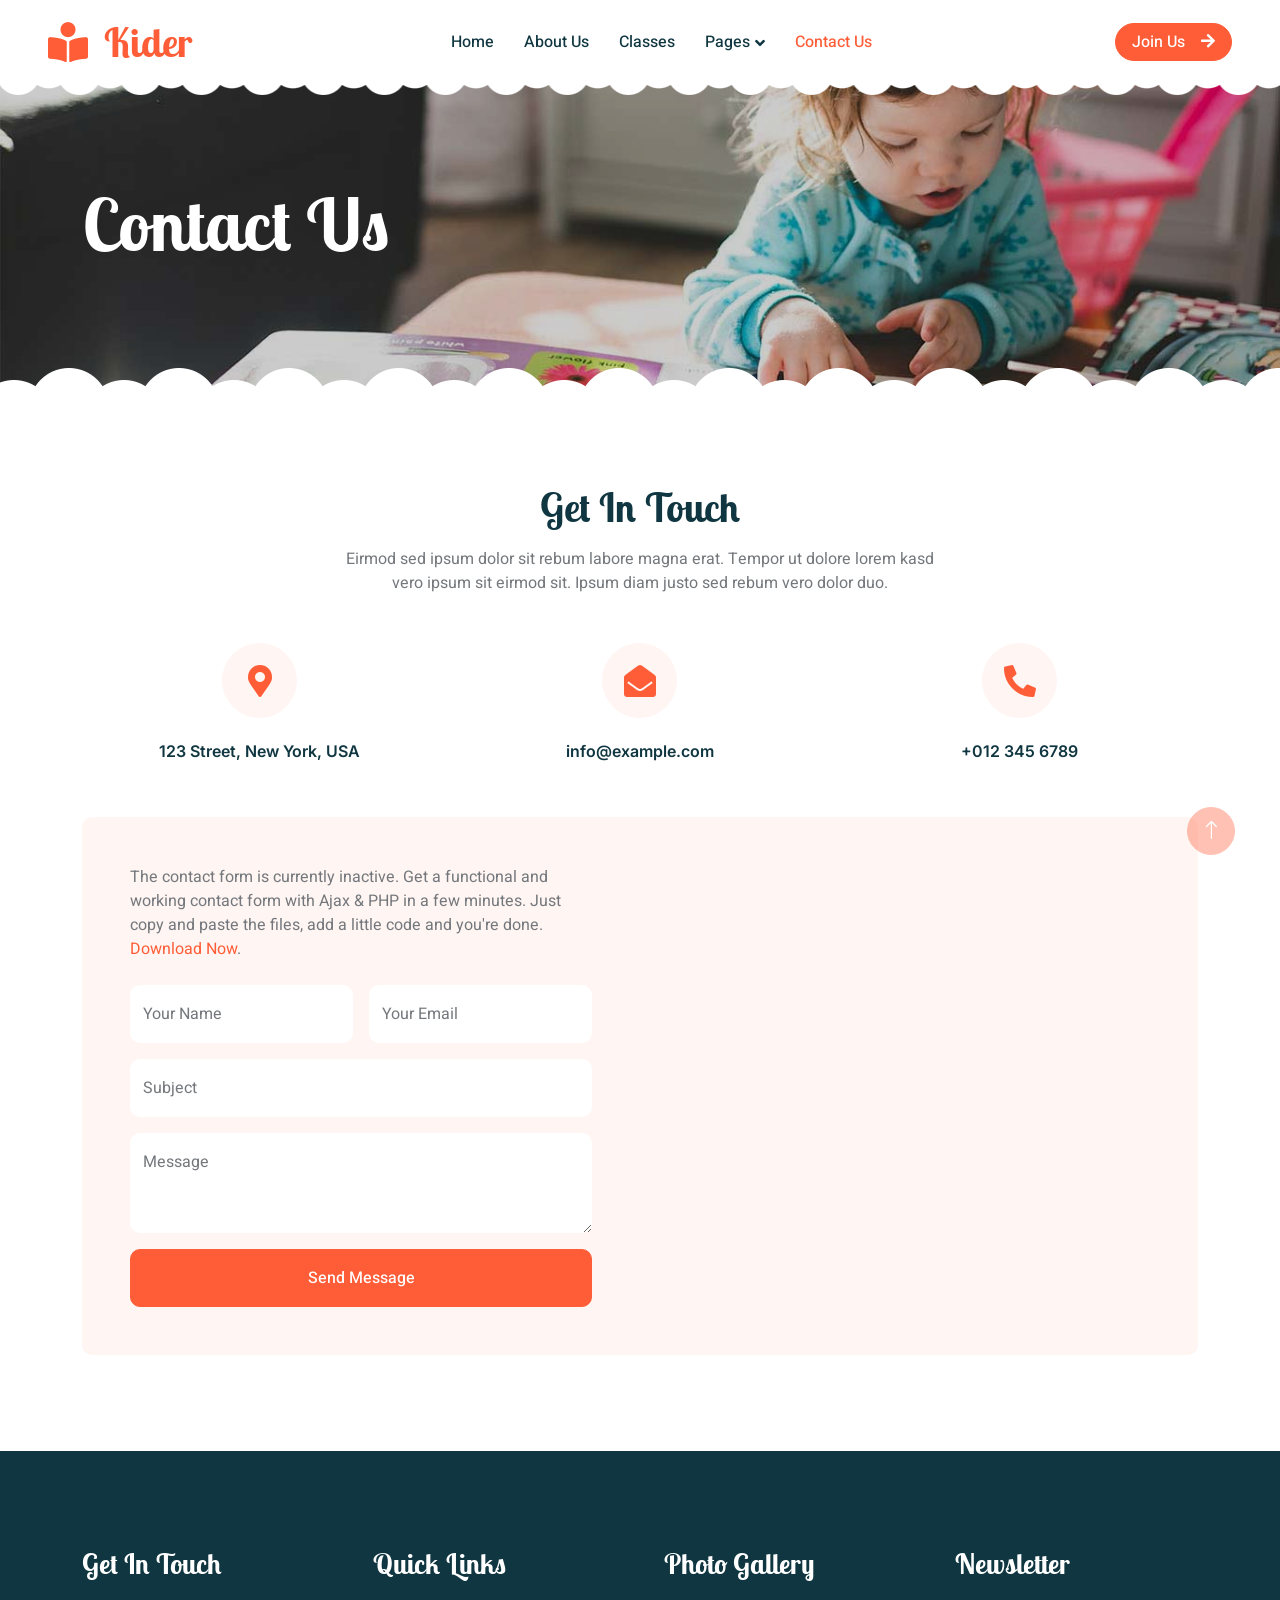
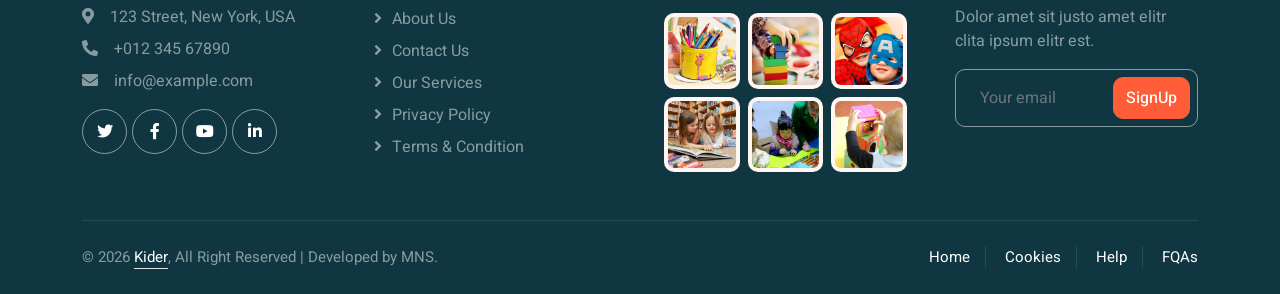
<file: contact.html>
<!DOCTYPE html>
<html lang="en">

<head>
    <meta charset="utf-8">
    <title>Kider - Preschool Website</title>
    <meta content="width=device-width, initial-scale=1.0" name="viewport">
    <meta content="" name="keywords">
    <meta content="" name="description">

    <!-- Favicon -->
    <link href="img/favicon.html" rel="icon">

    <!-- Google Web Fonts -->
    <link rel="preconnect" href="https://fonts.googleapis.com/">
    <link rel="preconnect" href="https://fonts.gstatic.com/" crossorigin>
    <link href="https://fonts.googleapis.com/css2?family=Heebo:wght@400;500;600&amp;family=Inter:wght@600&amp;family=Lobster+Two:wght@700&amp;display=swap" rel="stylesheet">
    
    <!-- Icon Font Stylesheet -->
    <link href="cdnjs.cloudflare.com/ajax/libs/font-awesome/5.10.0/css/all.min.css" rel="stylesheet">
    <link href="cdn.jsdelivr.net/npm/bootstrap-icons%401.4.1/font/bootstrap-icons.css" rel="stylesheet">

    <!-- Libraries Stylesheet -->
    <link href="lib/animate/animate.min.css" rel="stylesheet">
    <link href="lib/owlcarousel/assets/owl.carousel.min.css" rel="stylesheet">

    <!-- Customized Bootstrap Stylesheet -->
    <link href="css/bootstrap.min.css" rel="stylesheet">

    <!-- Stylesheet -->
    <link href="css/style.css" rel="stylesheet">
</head>

<body>
    <div class="container-xxl bg-white p-0">
        <!-- Spinner Start -->
        <div id="spinner" class="show bg-white position-fixed translate-middle w-100 vh-100 top-50 start-50 d-flex align-items-center justify-content-center">
            <div class="spinner-border text-primary" style="width: 3rem; height: 3rem;" role="status">
                <span class="sr-only">Loading...</span>
            </div>
        </div>
        <!-- Spinner End -->


        <!-- Navbar Start -->
        <nav class="navbar navbar-expand-lg bg-white navbar-light sticky-top px-4 px-lg-5 py-lg-0">
            <a href="index.html" class="navbar-brand">
                <h1 class="m-0 text-primary"><i class="fa fa-book-reader me-3"></i>Kider</h1>
            </a>
            <button type="button" class="navbar-toggler" data-bs-toggle="collapse" data-bs-target="#navbarCollapse">
                <span class="navbar-toggler-icon"></span>
            </button>
            <div class="collapse navbar-collapse" id="navbarCollapse">
                <div class="navbar-nav mx-auto">
                    <a href="index.html" class="nav-item nav-link">Home</a>
                    <a href="about.html" class="nav-item nav-link">About Us</a>
                    <a href="classes.html" class="nav-item nav-link">Classes</a>
                    <div class="nav-item dropdown">
                        <a href="#" class="nav-link dropdown-toggle" data-bs-toggle="dropdown">Pages</a>
                        <div class="dropdown-menu rounded-0 rounded-bottom border-0 m-0">
                            <a href="facility.html" class="dropdown-item">School Facilities</a>
                            <a href="team.html" class="dropdown-item">Popular Teachers</a>
                            <a href="call-to-action.html" class="dropdown-item">Become A Teachers</a>
                            <a href="appointment.html" class="dropdown-item">Make Appointment</a>
                            <a href="testimonial.html" class="dropdown-item">Testimonial</a>
                            <a href="404.html" class="dropdown-item">404 Error</a>
                        </div>
                    </div>
                    <a href="contact.html" class="nav-item nav-link active">Contact Us</a>
                </div>
                <a href="#" class="btn btn-primary rounded-pill px-3 d-none d-lg-block">Join Us<i class="fa fa-arrow-right ms-3"></i></a>
            </div>
        </nav>
        <!-- Navbar End -->


        <!-- Page Header End -->
        <div class="container-xxl py-5 page-header position-relative mb-5">
            <div class="container py-5">
                <h1 class="display-2 text-white animated slideInDown mb-4">Contact Us</h1>
            </div>
        </div>
        <!-- Page Header End -->


        <!-- Contact Start -->
        <div class="container-xxl py-5">
            <div class="container">
                <div class="text-center mx-auto mb-5 wow fadeInUp" data-wow-delay="0.1s" style="max-width: 600px;">
                    <h1 class="mb-3">Get In Touch</h1>
                    <p>Eirmod sed ipsum dolor sit rebum labore magna erat. Tempor ut dolore lorem kasd vero ipsum sit
                        eirmod sit. Ipsum diam justo sed rebum vero dolor duo.</p>
                </div>
                <div class="row g-4 mb-5">
                    <div class="col-md-6 col-lg-4 text-center wow fadeInUp" data-wow-delay="0.1s">
                        <div class="bg-light rounded-circle d-inline-flex align-items-center justify-content-center mb-4" style="width: 75px; height: 75px;">
                            <i class="fa fa-map-marker-alt fa-2x text-primary"></i>
                        </div>
                        <h6>123 Street, New York, USA</h6>
                    </div>
                    <div class="col-md-6 col-lg-4 text-center wow fadeInUp" data-wow-delay="0.3s">
                        <div class="bg-light rounded-circle d-inline-flex align-items-center justify-content-center mb-4" style="width: 75px; height: 75px;">
                            <i class="fa fa-envelope-open fa-2x text-primary"></i>
                        </div>
                        <h6><a href="https://preview.themewagon.com/cdn-cgi/l/email-protection" class="__cf_email__" data-cfemail="e1888f878ea18499808c918d84cf828e8c">[email&#160;protected]</a></h6>
                    </div>
                    <div class="col-md-6 col-lg-4 text-center wow fadeInUp" data-wow-delay="0.5s">
                        <div class="bg-light rounded-circle d-inline-flex align-items-center justify-content-center mb-4" style="width: 75px; height: 75px;">
                            <i class="fa fa-phone-alt fa-2x text-primary"></i>
                        </div>
                        <h6>+012 345 6789</h6>
                    </div>
                </div>
                <div class="bg-light rounded">
                    <div class="row g-0">
                        <div class="col-lg-6 wow fadeIn" data-wow-delay="0.1s">
                            <div class="h-100 d-flex flex-column justify-content-center p-5">
                                <p class="mb-4">The contact form is currently inactive. Get a functional and working contact form with Ajax & PHP in a few minutes. Just copy and paste the files, add a little code and you're done. <a href="https://htmlcodex.com/contact-form">Download Now</a>.</p>
                                <form>
                                    <div class="row g-3">
                                        <div class="col-sm-6">
                                            <div class="form-floating">
                                                <input type="text" class="form-control border-0" id="name" placeholder="Your Name">
                                                <label for="name">Your Name</label>
                                            </div>
                                        </div>
                                        <div class="col-sm-6">
                                            <div class="form-floating">
                                                <input type="email" class="form-control border-0" id="email" placeholder="Your Email">
                                                <label for="email">Your Email</label>
                                            </div>
                                        </div>
                                        <div class="col-12">
                                            <div class="form-floating">
                                                <input type="text" class="form-control border-0" id="subject" placeholder="Subject">
                                                <label for="subject">Subject</label>
                                            </div>
                                        </div>
                                        <div class="col-12">
                                            <div class="form-floating">
                                                <textarea class="form-control border-0" placeholder="Leave a message here" id="message" style="height: 100px"></textarea>
                                                <label for="message">Message</label>
                                            </div>
                                        </div>
                                        <div class="col-12">
                                            <button class="btn btn-primary w-100 py-3" type="submit">Send Message</button>
                                        </div>
                                    </div>
                                </form>
                            </div>
                        </div>
                        <div class="col-lg-6 wow fadeIn" data-wow-delay="0.5s" style="min-height: 400px;">
                            <div class="position-relative h-100">
                                <iframe class="position-relative rounded w-100 h-100"
                                src="https://www.google.com/maps/embed?pb=!1m18!1m12!1m3!1d3001156.4288297426!2d-78.01371936852176!3d42.72876761954724!2m3!1f0!2f0!3f0!3m2!1i1024!2i768!4f13.1!3m3!1m2!1s0x4ccc4bf0f123a5a9%3A0xddcfc6c1de189567!2sNew%20York%2C%20USA!5e0!3m2!1sen!2sbd!4v1603794290143!5m2!1sen!2sbd"
                                frameborder="0" style="min-height: 400px; border:0;" allowfullscreen="" aria-hidden="false"
                                tabindex="0"></iframe>
                            </div>
                        </div>
                    </div>
                </div>
            </div>
        </div>
        <!-- Contact End -->


        <!-- Footer Start -->
        <div class="container-fluid bg-dark text-white-50 footer pt-5 mt-5 wow fadeIn" data-wow-delay="0.1s">
            <div class="container py-5">
                <div class="row g-5">
                    <div class="col-lg-3 col-md-6">
                        <h3 class="text-white mb-4">Get In Touch</h3>
                        <p class="mb-2"><i class="fa fa-map-marker-alt me-3"></i>123 Street, New York, USA</p>
                        <p class="mb-2"><i class="fa fa-phone-alt me-3"></i>+012 345 67890</p>
                        <p class="mb-2"><i class="fa fa-envelope me-3"></i><a href="https://preview.themewagon.com/cdn-cgi/l/email-protection" class="__cf_email__" data-cfemail="0c65626a634c69746d617c6069226f6361">[email&#160;protected]</a></p>
                        <div class="d-flex pt-2">
                            <a class="btn btn-outline-light btn-social" href="#"><i class="fab fa-twitter"></i></a>
                            <a class="btn btn-outline-light btn-social" href="#"><i class="fab fa-facebook-f"></i></a>
                            <a class="btn btn-outline-light btn-social" href="#"><i class="fab fa-youtube"></i></a>
                            <a class="btn btn-outline-light btn-social" href="#"><i class="fab fa-linkedin-in"></i></a>
                        </div>
                    </div>
                    <div class="col-lg-3 col-md-6">
                        <h3 class="text-white mb-4">Quick Links</h3>
                        <a class="btn btn-link text-white-50" href="#">About Us</a>
                        <a class="btn btn-link text-white-50" href="#">Contact Us</a>
                        <a class="btn btn-link text-white-50" href="#">Our Services</a>
                        <a class="btn btn-link text-white-50" href="#">Privacy Policy</a>
                        <a class="btn btn-link text-white-50" href="#">Terms & Condition</a>
                    </div>
                    <div class="col-lg-3 col-md-6">
                        <h3 class="text-white mb-4">Photo Gallery</h3>
                        <div class="row g-2 pt-2">
                            <div class="col-4">
                                <img class="img-fluid rounded bg-light p-1" src="img/classes-1.jpg" alt="">
                            </div>
                            <div class="col-4">
                                <img class="img-fluid rounded bg-light p-1" src="img/classes-2.jpg" alt="">
                            </div>
                            <div class="col-4">
                                <img class="img-fluid rounded bg-light p-1" src="img/classes-3.jpg" alt="">
                            </div>
                            <div class="col-4">
                                <img class="img-fluid rounded bg-light p-1" src="img/classes-4.jpg" alt="">
                            </div>
                            <div class="col-4">
                                <img class="img-fluid rounded bg-light p-1" src="img/classes-5.jpg" alt="">
                            </div>
                            <div class="col-4">
                                <img class="img-fluid rounded bg-light p-1" src="img/classes-6.jpg" alt="">
                            </div>
                        </div>
                    </div>
                    <div class="col-lg-3 col-md-6">
                        <h3 class="text-white mb-4">Newsletter</h3>
                        <p>Dolor amet sit justo amet elitr clita ipsum elitr est.</p>
                        <div class="position-relative mx-auto" style="max-width: 400px;">
                            <input class="form-control bg-transparent w-100 py-3 ps-4 pe-5" type="text" placeholder="Your email">
                            <button type="button" class="btn btn-primary py-2 position-absolute top-0 end-0 mt-2 me-2">SignUp</button>
                        </div>
                    </div>
                </div>
            </div>
            <div class="container">
                <div class="copyright">
                    <div class="row">
                        <div class="col-md-6 text-center text-md-start mb-3 mb-md-0">
                            &copy; 2026 <a class="border-bottom" href="#">Kider</a>, All Right Reserved | Developed by MNS.
                        </div>
                        <div class="col-md-6 text-center text-md-end">
                            <div class="footer-menu">
                                <a href="#">Home</a>
                                <a href="#">Cookies</a>
                                <a href="#">Help</a>
                                <a href="#">FQAs</a>
                            </div>
                        </div>
                    </div>
                </div>
            </div>
        </div>
        <!-- Footer End -->


        <!-- Back to Top -->
        <a href="#" class="btn btn-lg btn-primary btn-lg-square back-to-top"><i class="bi bi-arrow-up"></i></a>
    </div>

    <!-- JavaScript Libraries -->
    <script data-cfasync="false" src="cdn-cgi/scripts/5c5dd728/cloudflare-static/email-decode.min.js"></script>
    <script src="code.jquery.com/jquery-3.4.1.min.js"></script>
    <script src="cdn.jsdelivr.net/npm/bootstrap%405.0.0/dist/js/bootstrap.bundle.min.js"></script>
    <script src="lib/wow/wow.min.js"></script>
    <script src="lib/easing/easing.min.js"></script>
    <script src="lib/waypoints/waypoints.min.js"></script>
    <script src="lib/owlcarousel/owl.carousel.min.js"></script>

    <!-- Javascript -->
    <script src="js/main.js"></script>
    <script type="module" src="https://static.cloudflareinsights.com/beacon.min.js/vce701823e78c4301a35b7e07294d87301792088814092" integrity="sha512-UKNk8GbxkABxKcXYuLkO16EleLGUkcvJWtpSNmExE0Too3ZaFAxTscNWEc1OdAv5/BikHawapSCaiD2XCmp+Bw==" data-cf-beacon='{"version":"2024.11.0","token":"317c7824a07c40cb9ae929f34b17c111","r":1,"spa":2}' crossorigin="anonymous"></script>
</body>

</html>
</file>
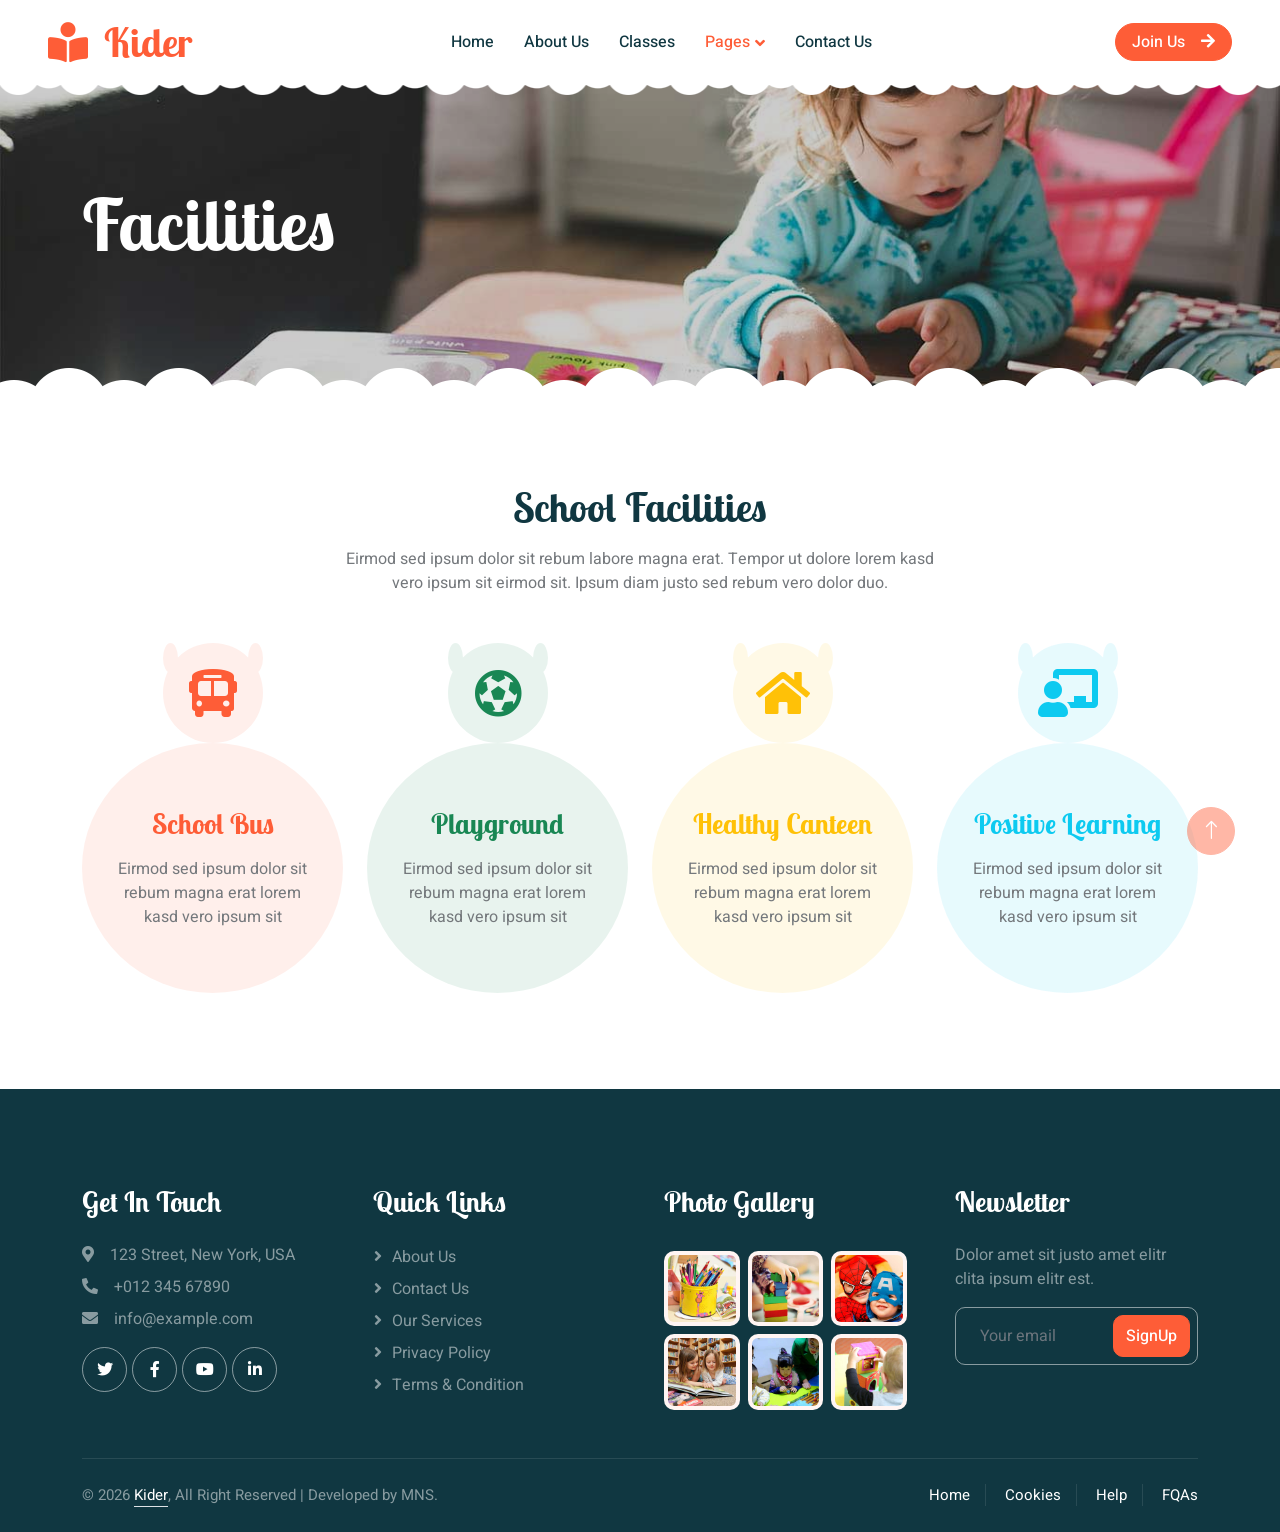
<file: facility.html>
<!DOCTYPE html>
<html lang="en">

<head>
    <meta charset="utf-8">
    <title>Kider - Preschool Website</title>
    <meta content="width=device-width, initial-scale=1.0" name="viewport">
    <meta content="" name="keywords">
    <meta content="" name="description">

    <!-- Favicon -->
    <link href="img/favicon.html" rel="icon">

    <!-- Google Web Fonts -->
    <link rel="preconnect" href="https://fonts.googleapis.com/">
    <link rel="preconnect" href="https://fonts.gstatic.com/" crossorigin>
    <link href="https://fonts.googleapis.com/css2?family=Heebo:wght@400;500;600&amp;family=Inter:wght@600&amp;family=Lobster+Two:wght@700&amp;display=swap" rel="stylesheet">
    
    <!-- Icon Font Stylesheet -->
    <link href="cdnjs.cloudflare.com/ajax/libs/font-awesome/5.10.0/css/all.min.css" rel="stylesheet">
    <link href="cdn.jsdelivr.net/npm/bootstrap-icons%401.4.1/font/bootstrap-icons.css" rel="stylesheet">

    <!-- Libraries Stylesheet -->
    <link href="lib/animate/animate.min.css" rel="stylesheet">
    <link href="lib/owlcarousel/assets/owl.carousel.min.css" rel="stylesheet">

    <!-- Customized Bootstrap Stylesheet -->
    <link href="css/bootstrap.min.css" rel="stylesheet">

    <!-- Stylesheet -->
    <link href="css/style.css" rel="stylesheet">
</head>

<body>
    <div class="container-xxl bg-white p-0">
        <!-- Spinner Start -->
        <div id="spinner" class="show bg-white position-fixed translate-middle w-100 vh-100 top-50 start-50 d-flex align-items-center justify-content-center">
            <div class="spinner-border text-primary" style="width: 3rem; height: 3rem;" role="status">
                <span class="sr-only">Loading...</span>
            </div>
        </div>
        <!-- Spinner End -->


        <!-- Navbar Start -->
        <nav class="navbar navbar-expand-lg bg-white navbar-light sticky-top px-4 px-lg-5 py-lg-0">
            <a href="index.html" class="navbar-brand">
                <h1 class="m-0 text-primary"><i class="fa fa-book-reader me-3"></i>Kider</h1>
            </a>
            <button type="button" class="navbar-toggler" data-bs-toggle="collapse" data-bs-target="#navbarCollapse">
                <span class="navbar-toggler-icon"></span>
            </button>
            <div class="collapse navbar-collapse" id="navbarCollapse">
                <div class="navbar-nav mx-auto">
                    <a href="index.html" class="nav-item nav-link">Home</a>
                    <a href="about.html" class="nav-item nav-link">About Us</a>
                    <a href="classes.html" class="nav-item nav-link">Classes</a>
                    <div class="nav-item dropdown">
                        <a href="#" class="nav-link dropdown-toggle active" data-bs-toggle="dropdown">Pages</a>
                        <div class="dropdown-menu rounded-0 rounded-bottom border-0 shadow-sm m-0">
                            <a href="facility.html" class="dropdown-item active">School Facilities</a>
                            <a href="team.html" class="dropdown-item">Popular Teachers</a>
                            <a href="call-to-action.html" class="dropdown-item">Become A Teachers</a>
                            <a href="appointment.html" class="dropdown-item">Make Appointment</a>
                            <a href="testimonial.html" class="dropdown-item">Testimonial</a>
                            <a href="404.html" class="dropdown-item">404 Error</a>
                        </div>
                    </div>
                    <a href="contact.html" class="nav-item nav-link">Contact Us</a>
                </div>
                <a href="#" class="btn btn-primary rounded-pill px-3 d-none d-lg-block">Join Us<i class="fa fa-arrow-right ms-3"></i></a>
            </div>
        </nav>
        <!-- Navbar End -->


        <!-- Page Header End -->
        <div class="container-xxl py-5 page-header position-relative mb-5">
            <div class="container py-5">
                <h1 class="display-2 text-white animated slideInDown mb-4">Facilities</h1>
            </div>
        </div>
        <!-- Page Header End -->


        <!-- Facilities Start -->
        <div class="container-xxl py-5">
            <div class="container">
                <div class="text-center mx-auto mb-5 wow fadeInUp" data-wow-delay="0.1s" style="max-width: 600px;">
                    <h1 class="mb-3">School Facilities</h1>
                    <p>Eirmod sed ipsum dolor sit rebum labore magna erat. Tempor ut dolore lorem kasd vero ipsum sit eirmod sit. Ipsum diam justo sed rebum vero dolor duo.</p>
                </div>
                <div class="row g-4">
                    <div class="col-lg-3 col-sm-6 wow fadeInUp" data-wow-delay="0.1s">
                        <div class="facility-item">
                            <div class="facility-icon bg-primary">
                                <span class="bg-primary"></span>
                                <i class="fa fa-bus-alt fa-3x text-primary"></i>
                                <span class="bg-primary"></span>
                            </div>
                            <div class="facility-text bg-primary">
                                <h3 class="text-primary mb-3">School Bus</h3>
                                <p class="mb-0">Eirmod sed ipsum dolor sit rebum magna erat lorem kasd vero ipsum sit</p>
                            </div>
                        </div>
                    </div>
                    <div class="col-lg-3 col-sm-6 wow fadeInUp" data-wow-delay="0.3s">
                        <div class="facility-item">
                            <div class="facility-icon bg-success">
                                <span class="bg-success"></span>
                                <i class="fa fa-futbol fa-3x text-success"></i>
                                <span class="bg-success"></span>
                            </div>
                            <div class="facility-text bg-success">
                                <h3 class="text-success mb-3">Playground</h3>
                                <p class="mb-0">Eirmod sed ipsum dolor sit rebum magna erat lorem kasd vero ipsum sit</p>
                            </div>
                        </div>
                    </div>
                    <div class="col-lg-3 col-sm-6 wow fadeInUp" data-wow-delay="0.5s">
                        <div class="facility-item">
                            <div class="facility-icon bg-warning">
                                <span class="bg-warning"></span>
                                <i class="fa fa-home fa-3x text-warning"></i>
                                <span class="bg-warning"></span>
                            </div>
                            <div class="facility-text bg-warning">
                                <h3 class="text-warning mb-3">Healthy Canteen</h3>
                                <p class="mb-0">Eirmod sed ipsum dolor sit rebum magna erat lorem kasd vero ipsum sit</p>
                            </div>
                        </div>
                    </div>
                    <div class="col-lg-3 col-sm-6 wow fadeInUp" data-wow-delay="0.7s">
                        <div class="facility-item">
                            <div class="facility-icon bg-info">
                                <span class="bg-info"></span>
                                <i class="fa fa-chalkboard-teacher fa-3x text-info"></i>
                                <span class="bg-info"></span>
                            </div>
                            <div class="facility-text bg-info">
                                <h3 class="text-info mb-3">Positive Learning</h3>
                                <p class="mb-0">Eirmod sed ipsum dolor sit rebum magna erat lorem kasd vero ipsum sit</p>
                            </div>
                        </div>
                    </div>
                </div>
            </div>
        </div>
        <!-- Facilities End -->


        <!-- Footer Start -->
        <div class="container-fluid bg-dark text-white-50 footer pt-5 mt-5 wow fadeIn" data-wow-delay="0.1s">
            <div class="container py-5">
                <div class="row g-5">
                    <div class="col-lg-3 col-md-6">
                        <h3 class="text-white mb-4">Get In Touch</h3>
                        <p class="mb-2"><i class="fa fa-map-marker-alt me-3"></i>123 Street, New York, USA</p>
                        <p class="mb-2"><i class="fa fa-phone-alt me-3"></i>+012 345 67890</p>
                        <p class="mb-2"><i class="fa fa-envelope me-3"></i><a href="https://preview.themewagon.com/cdn-cgi/l/email-protection" class="__cf_email__" data-cfemail="60090e060f200518010d100c054e030f0d">[email&#160;protected]</a></p>
                        <div class="d-flex pt-2">
                            <a class="btn btn-outline-light btn-social" href="#"><i class="fab fa-twitter"></i></a>
                            <a class="btn btn-outline-light btn-social" href="#"><i class="fab fa-facebook-f"></i></a>
                            <a class="btn btn-outline-light btn-social" href="#"><i class="fab fa-youtube"></i></a>
                            <a class="btn btn-outline-light btn-social" href="#"><i class="fab fa-linkedin-in"></i></a>
                        </div>
                    </div>
                    <div class="col-lg-3 col-md-6">
                        <h3 class="text-white mb-4">Quick Links</h3>
                        <a class="btn btn-link text-white-50" href="#">About Us</a>
                        <a class="btn btn-link text-white-50" href="#">Contact Us</a>
                        <a class="btn btn-link text-white-50" href="#">Our Services</a>
                        <a class="btn btn-link text-white-50" href="#">Privacy Policy</a>
                        <a class="btn btn-link text-white-50" href="#">Terms & Condition</a>
                    </div>
                    <div class="col-lg-3 col-md-6">
                        <h3 class="text-white mb-4">Photo Gallery</h3>
                        <div class="row g-2 pt-2">
                            <div class="col-4">
                                <img class="img-fluid rounded bg-light p-1" src="img/classes-1.jpg" alt="">
                            </div>
                            <div class="col-4">
                                <img class="img-fluid rounded bg-light p-1" src="img/classes-2.jpg" alt="">
                            </div>
                            <div class="col-4">
                                <img class="img-fluid rounded bg-light p-1" src="img/classes-3.jpg" alt="">
                            </div>
                            <div class="col-4">
                                <img class="img-fluid rounded bg-light p-1" src="img/classes-4.jpg" alt="">
                            </div>
                            <div class="col-4">
                                <img class="img-fluid rounded bg-light p-1" src="img/classes-5.jpg" alt="">
                            </div>
                            <div class="col-4">
                                <img class="img-fluid rounded bg-light p-1" src="img/classes-6.jpg" alt="">
                            </div>
                        </div>
                    </div>
                    <div class="col-lg-3 col-md-6">
                        <h3 class="text-white mb-4">Newsletter</h3>
                        <p>Dolor amet sit justo amet elitr clita ipsum elitr est.</p>
                        <div class="position-relative mx-auto" style="max-width: 400px;">
                            <input class="form-control bg-transparent w-100 py-3 ps-4 pe-5" type="text" placeholder="Your email">
                            <button type="button" class="btn btn-primary py-2 position-absolute top-0 end-0 mt-2 me-2">SignUp</button>
                        </div>
                    </div>
                </div>
            </div>
            <div class="container">
                <div class="copyright">
                    <div class="row">
                        <div class="col-md-6 text-center text-md-start mb-3 mb-md-0">
                            &copy; 2026 <a class="border-bottom" href="#">Kider</a>, All Right Reserved | Developed by MNS.
                        </div>
                        <div class="col-md-6 text-center text-md-end">
                            <div class="footer-menu">
                                <a href="#">Home</a>
                                <a href="#">Cookies</a>
                                <a href="#">Help</a>
                                <a href="#">FQAs</a>
                            </div>
                        </div>
                    </div>
                </div>
            </div>
        </div>
        <!-- Footer End -->


        <!-- Back to Top -->
        <a href="#" class="btn btn-lg btn-primary btn-lg-square back-to-top"><i class="bi bi-arrow-up"></i></a>
    </div>

    <!-- JavaScript Libraries -->
    <script data-cfasync="false" src="cdn-cgi/scripts/5c5dd728/cloudflare-static/email-decode.min.js"></script>
    <script src="code.jquery.com/jquery-3.4.1.min.js"></script>
    <script src="cdn.jsdelivr.net/npm/bootstrap%405.0.0/dist/js/bootstrap.bundle.min.js"></script>
    <script src="lib/wow/wow.min.js"></script>
    <script src="lib/easing/easing.min.js"></script>
    <script src="lib/waypoints/waypoints.min.js"></script>
    <script src="lib/owlcarousel/owl.carousel.min.js"></script>

    <!-- Javascript -->
    <script src="js/main.js"></script>
    <script type="module" src="https://static.cloudflareinsights.com/beacon.min.js/vce701823e78c4301a35b7e07294d87301792088814092" integrity="sha512-UKNk8GbxkABxKcXYuLkO16EleLGUkcvJWtpSNmExE0Too3ZaFAxTscNWEc1OdAv5/BikHawapSCaiD2XCmp+Bw==" data-cf-beacon='{"version":"2024.11.0","token":"317c7824a07c40cb9ae929f34b17c111","r":1,"spa":2}' crossorigin="anonymous"></script>
</body>

</html>
</file>
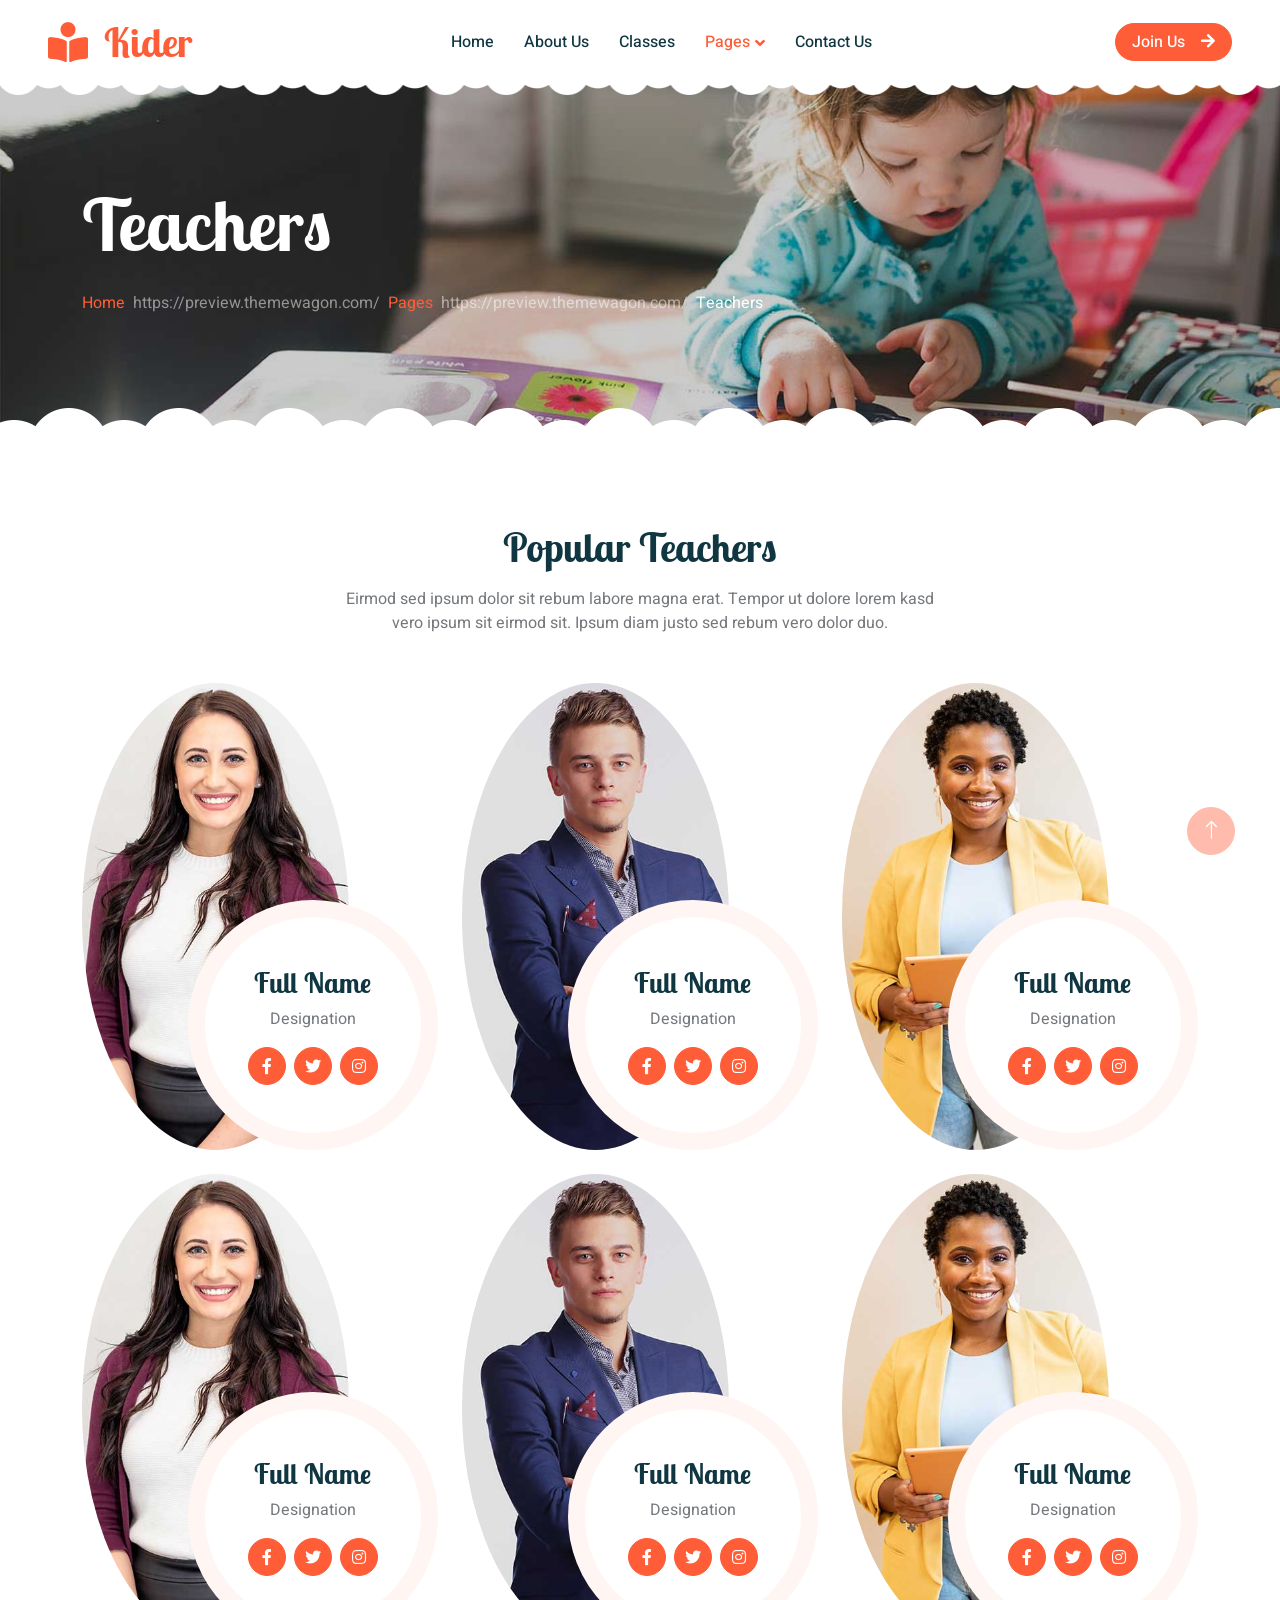
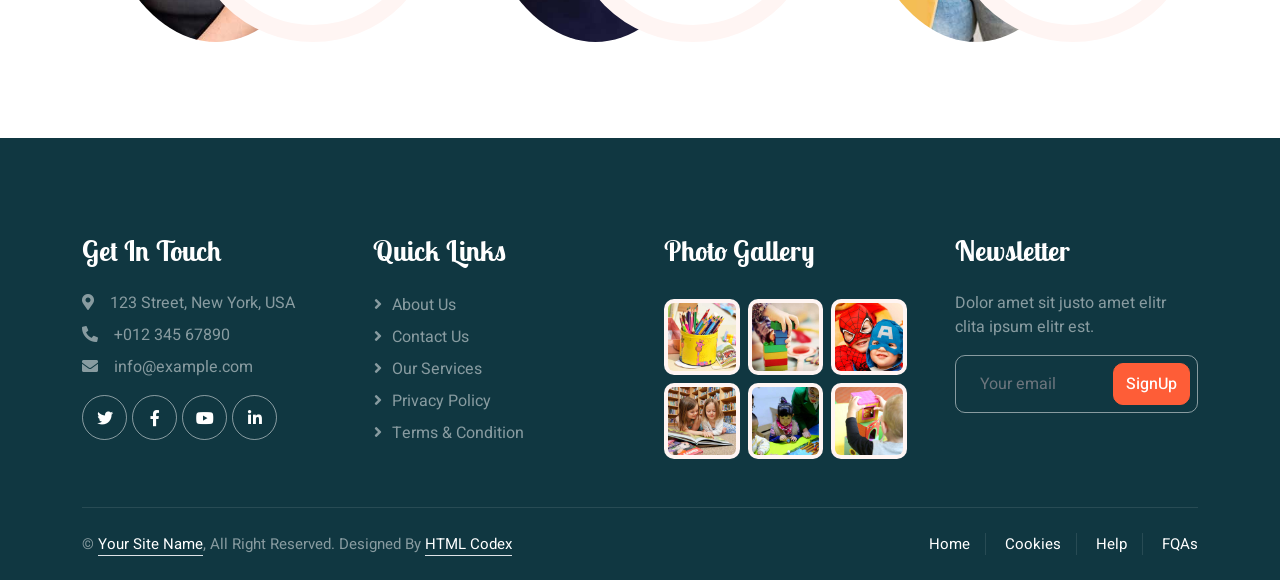
<file: team.html>
<!DOCTYPE html>
<html lang="en">


<!-- Mirrored from preview.themewagon.com/kider/team.html by HTTrack Website Copier/3.x [XR&CO'2014], Wed, 21 Oct 2026 16:56:48 GMT -->
<head>
    <meta charset="utf-8">
    <title>Kider - Preschool Website Template</title>
    <meta content="width=device-width, initial-scale=1.0" name="viewport">
    <meta content="" name="keywords">
    <meta content="" name="description">

    <!-- Favicon -->
    <link href="img/favicon.html" rel="icon">

    <!-- Google Web Fonts -->
    <link rel="preconnect" href="https://fonts.googleapis.com/">
    <link rel="preconnect" href="https://fonts.gstatic.com/" crossorigin>
    <link href="https://fonts.googleapis.com/css2?family=Heebo:wght@400;500;600&amp;family=Inter:wght@600&amp;family=Lobster+Two:wght@700&amp;display=swap" rel="stylesheet">
    
    <!-- Icon Font Stylesheet -->
    <link href="../../cdnjs.cloudflare.com/ajax/libs/font-awesome/5.10.0/css/all.min.css" rel="stylesheet">
    <link href="../../cdn.jsdelivr.net/npm/bootstrap-icons%401.4.1/font/bootstrap-icons.css" rel="stylesheet">

    <!-- Libraries Stylesheet -->
    <link href="lib/animate/animate.min.css" rel="stylesheet">
    <link href="lib/owlcarousel/assets/owl.carousel.min.css" rel="stylesheet">

    <!-- Customized Bootstrap Stylesheet -->
    <link href="css/bootstrap.min.css" rel="stylesheet">

    <!-- Template Stylesheet -->
    <link href="css/style.css" rel="stylesheet">
</head>

<body>
    <div class="container-xxl bg-white p-0">
        <!-- Spinner Start -->
        <div id="spinner" class="show bg-white position-fixed translate-middle w-100 vh-100 top-50 start-50 d-flex align-items-center justify-content-center">
            <div class="spinner-border text-primary" style="width: 3rem; height: 3rem;" role="status">
                <span class="sr-only">Loading...</span>
            </div>
        </div>
        <!-- Spinner End -->


        <!-- Navbar Start -->
        <nav class="navbar navbar-expand-lg bg-white navbar-light sticky-top px-4 px-lg-5 py-lg-0">
            <a href="index.html" class="navbar-brand">
                <h1 class="m-0 text-primary"><i class="fa fa-book-reader me-3"></i>Kider</h1>
            </a>
            <button type="button" class="navbar-toggler" data-bs-toggle="collapse" data-bs-target="#navbarCollapse">
                <span class="navbar-toggler-icon"></span>
            </button>
            <div class="collapse navbar-collapse" id="navbarCollapse">
                <div class="navbar-nav mx-auto">
                    <a href="index.html" class="nav-item nav-link">Home</a>
                    <a href="about.html" class="nav-item nav-link">About Us</a>
                    <a href="classes.html" class="nav-item nav-link">Classes</a>
                    <div class="nav-item dropdown">
                        <a href="#" class="nav-link dropdown-toggle active" data-bs-toggle="dropdown">Pages</a>
                        <div class="dropdown-menu rounded-0 rounded-bottom border-0 shadow-sm m-0">
                            <a href="facility.html" class="dropdown-item">School Facilities</a>
                            <a href="team.html" class="dropdown-item active">Popular Teachers</a>
                            <a href="call-to-action.html" class="dropdown-item">Become A Teachers</a>
                            <a href="appointment.html" class="dropdown-item">Make Appointment</a>
                            <a href="testimonial.html" class="dropdown-item">Testimonial</a>
                            <a href="404.html" class="dropdown-item">404 Error</a>
                        </div>
                    </div>
                    <a href="contact.html" class="nav-item nav-link">Contact Us</a>
                </div>
                <a href="#" class="btn btn-primary rounded-pill px-3 d-none d-lg-block">Join Us<i class="fa fa-arrow-right ms-3"></i></a>
            </div>
        </nav>
        <!-- Navbar End -->


        <!-- Page Header End -->
        <div class="container-xxl py-5 page-header position-relative mb-5">
            <div class="container py-5">
                <h1 class="display-2 text-white animated slideInDown mb-4">Teachers</h1>
                <nav aria-label="breadcrumb animated slideInDown">
                    <ol class="breadcrumb">
                        <li class="breadcrumb-item"><a href="#">Home</a></li>
                        <li class="breadcrumb-item"><a href="#">Pages</a></li>
                        <li class="breadcrumb-item text-white active" aria-current="page">Teachers</li>
                    </ol>
                </nav>
            </div>
        </div>
        <!-- Page Header End -->


        <!-- Team Start -->
        <div class="container-xxl py-5">
            <div class="container">
                <div class="text-center mx-auto mb-5 wow fadeInUp" data-wow-delay="0.1s" style="max-width: 600px;">
                    <h1 class="mb-3">Popular Teachers</h1>
                    <p>Eirmod sed ipsum dolor sit rebum labore magna erat. Tempor ut dolore lorem kasd vero ipsum sit
                        eirmod sit. Ipsum diam justo sed rebum vero dolor duo.</p>
                </div>
                <div class="row g-4">
                    <div class="col-lg-4 col-md-6 wow fadeInUp" data-wow-delay="0.1s">
                        <div class="team-item position-relative">
                            <img class="img-fluid rounded-circle w-75" src="img/team-1.jpg" alt="">
                            <div class="team-text">
                                <h3>Full Name</h3>
                                <p>Designation</p>
                                <div class="d-flex align-items-center">
                                    <a class="btn btn-square btn-primary mx-1" href="#"><i class="fab fa-facebook-f"></i></a>
                                    <a class="btn btn-square btn-primary  mx-1" href="#"><i class="fab fa-twitter"></i></a>
                                    <a class="btn btn-square btn-primary  mx-1" href="#"><i class="fab fa-instagram"></i></a>
                                </div>
                            </div>
                        </div>
                    </div>
                    <div class="col-lg-4 col-md-6 wow fadeInUp" data-wow-delay="0.3s">
                        <div class="team-item position-relative">
                            <img class="img-fluid rounded-circle w-75" src="img/team-2.jpg" alt="">
                            <div class="team-text">
                                <h3>Full Name</h3>
                                <p>Designation</p>
                                <div class="d-flex align-items-center">
                                    <a class="btn btn-square btn-primary mx-1" href="#"><i class="fab fa-facebook-f"></i></a>
                                    <a class="btn btn-square btn-primary  mx-1" href="#"><i class="fab fa-twitter"></i></a>
                                    <a class="btn btn-square btn-primary  mx-1" href="#"><i class="fab fa-instagram"></i></a>
                                </div>
                            </div>
                        </div>
                    </div>
                    <div class="col-lg-4 col-md-6 wow fadeInUp" data-wow-delay="0.5s">
                        <div class="team-item position-relative">
                            <img class="img-fluid rounded-circle w-75" src="img/team-3.jpg" alt="">
                            <div class="team-text">
                                <h3>Full Name</h3>
                                <p>Designation</p>
                                <div class="d-flex align-items-center">
                                    <a class="btn btn-square btn-primary mx-1" href="#"><i class="fab fa-facebook-f"></i></a>
                                    <a class="btn btn-square btn-primary  mx-1" href="#"><i class="fab fa-twitter"></i></a>
                                    <a class="btn btn-square btn-primary  mx-1" href="#"><i class="fab fa-instagram"></i></a>
                                </div>
                            </div>
                        </div>
                    </div>
                    <div class="col-lg-4 col-md-6 wow fadeInUp" data-wow-delay="0.1s">
                        <div class="team-item position-relative">
                            <img class="img-fluid rounded-circle w-75" src="img/team-1.jpg" alt="">
                            <div class="team-text">
                                <h3>Full Name</h3>
                                <p>Designation</p>
                                <div class="d-flex align-items-center">
                                    <a class="btn btn-square btn-primary mx-1" href="#"><i class="fab fa-facebook-f"></i></a>
                                    <a class="btn btn-square btn-primary  mx-1" href="#"><i class="fab fa-twitter"></i></a>
                                    <a class="btn btn-square btn-primary  mx-1" href="#"><i class="fab fa-instagram"></i></a>
                                </div>
                            </div>
                        </div>
                    </div>
                    <div class="col-lg-4 col-md-6 wow fadeInUp" data-wow-delay="0.3s">
                        <div class="team-item position-relative">
                            <img class="img-fluid rounded-circle w-75" src="img/team-2.jpg" alt="">
                            <div class="team-text">
                                <h3>Full Name</h3>
                                <p>Designation</p>
                                <div class="d-flex align-items-center">
                                    <a class="btn btn-square btn-primary mx-1" href="#"><i class="fab fa-facebook-f"></i></a>
                                    <a class="btn btn-square btn-primary  mx-1" href="#"><i class="fab fa-twitter"></i></a>
                                    <a class="btn btn-square btn-primary  mx-1" href="#"><i class="fab fa-instagram"></i></a>
                                </div>
                            </div>
                        </div>
                    </div>
                    <div class="col-lg-4 col-md-6 wow fadeInUp" data-wow-delay="0.5s">
                        <div class="team-item position-relative">
                            <img class="img-fluid rounded-circle w-75" src="img/team-3.jpg" alt="">
                            <div class="team-text">
                                <h3>Full Name</h3>
                                <p>Designation</p>
                                <div class="d-flex align-items-center">
                                    <a class="btn btn-square btn-primary mx-1" href="#"><i class="fab fa-facebook-f"></i></a>
                                    <a class="btn btn-square btn-primary  mx-1" href="#"><i class="fab fa-twitter"></i></a>
                                    <a class="btn btn-square btn-primary  mx-1" href="#"><i class="fab fa-instagram"></i></a>
                                </div>
                            </div>
                        </div>
                    </div>
                </div>
            </div>
        </div>
        <!-- Team End -->


        <!-- Footer Start -->
        <div class="container-fluid bg-dark text-white-50 footer pt-5 mt-5 wow fadeIn" data-wow-delay="0.1s">
            <div class="container py-5">
                <div class="row g-5">
                    <div class="col-lg-3 col-md-6">
                        <h3 class="text-white mb-4">Get In Touch</h3>
                        <p class="mb-2"><i class="fa fa-map-marker-alt me-3"></i>123 Street, New York, USA</p>
                        <p class="mb-2"><i class="fa fa-phone-alt me-3"></i>+012 345 67890</p>
                        <p class="mb-2"><i class="fa fa-envelope me-3"></i><a href="https://preview.themewagon.com/cdn-cgi/l/email-protection" class="__cf_email__" data-cfemail="93fafdf5fcd3f6ebf2fee3fff6bdf0fcfe">[email&#160;protected]</a></p>
                        <div class="d-flex pt-2">
                            <a class="btn btn-outline-light btn-social" href="#"><i class="fab fa-twitter"></i></a>
                            <a class="btn btn-outline-light btn-social" href="#"><i class="fab fa-facebook-f"></i></a>
                            <a class="btn btn-outline-light btn-social" href="#"><i class="fab fa-youtube"></i></a>
                            <a class="btn btn-outline-light btn-social" href="#"><i class="fab fa-linkedin-in"></i></a>
                        </div>
                    </div>
                    <div class="col-lg-3 col-md-6">
                        <h3 class="text-white mb-4">Quick Links</h3>
                        <a class="btn btn-link text-white-50" href="#">About Us</a>
                        <a class="btn btn-link text-white-50" href="#">Contact Us</a>
                        <a class="btn btn-link text-white-50" href="#">Our Services</a>
                        <a class="btn btn-link text-white-50" href="#">Privacy Policy</a>
                        <a class="btn btn-link text-white-50" href="#">Terms & Condition</a>
                    </div>
                    <div class="col-lg-3 col-md-6">
                        <h3 class="text-white mb-4">Photo Gallery</h3>
                        <div class="row g-2 pt-2">
                            <div class="col-4">
                                <img class="img-fluid rounded bg-light p-1" src="img/classes-1.jpg" alt="">
                            </div>
                            <div class="col-4">
                                <img class="img-fluid rounded bg-light p-1" src="img/classes-2.jpg" alt="">
                            </div>
                            <div class="col-4">
                                <img class="img-fluid rounded bg-light p-1" src="img/classes-3.jpg" alt="">
                            </div>
                            <div class="col-4">
                                <img class="img-fluid rounded bg-light p-1" src="img/classes-4.jpg" alt="">
                            </div>
                            <div class="col-4">
                                <img class="img-fluid rounded bg-light p-1" src="img/classes-5.jpg" alt="">
                            </div>
                            <div class="col-4">
                                <img class="img-fluid rounded bg-light p-1" src="img/classes-6.jpg" alt="">
                            </div>
                        </div>
                    </div>
                    <div class="col-lg-3 col-md-6">
                        <h3 class="text-white mb-4">Newsletter</h3>
                        <p>Dolor amet sit justo amet elitr clita ipsum elitr est.</p>
                        <div class="position-relative mx-auto" style="max-width: 400px;">
                            <input class="form-control bg-transparent w-100 py-3 ps-4 pe-5" type="text" placeholder="Your email">
                            <button type="button" class="btn btn-primary py-2 position-absolute top-0 end-0 mt-2 me-2">SignUp</button>
                        </div>
                    </div>
                </div>
            </div>
            <div class="container">
                <div class="copyright">
                    <div class="row">
                        <div class="col-md-6 text-center text-md-start mb-3 mb-md-0">
                            &copy; <a class="border-bottom" href="#">Your Site Name</a>, All Right Reserved. 
							
							<!--/*** This template is free as long as you keep the footer author’s credit link/attribution link/backlink. If you'd like to use the template without the footer author’s credit link/attribution link/backlink, you can purchase the Credit Removal License from "https://htmlcodex.com/credit-removal". Thank you for your support. ***/-->
							Designed By <a class="border-bottom" href="https://htmlcodex.com/">HTML Codex</a>
                        </div>
                        <div class="col-md-6 text-center text-md-end">
                            <div class="footer-menu">
                                <a href="#">Home</a>
                                <a href="#">Cookies</a>
                                <a href="#">Help</a>
                                <a href="#">FQAs</a>
                            </div>
                        </div>
                    </div>
                </div>
            </div>
        </div>
        <!-- Footer End -->


        <!-- Back to Top -->
        <a href="#" class="btn btn-lg btn-primary btn-lg-square back-to-top"><i class="bi bi-arrow-up"></i></a>
    </div>

    <!-- JavaScript Libraries -->
    <script data-cfasync="false" src="../cdn-cgi/scripts/5c5dd728/cloudflare-static/email-decode.min.js"></script><script src="../../code.jquery.com/jquery-3.4.1.min.js"></script>
    <script src="../../cdn.jsdelivr.net/npm/bootstrap%405.0.0/dist/js/bootstrap.bundle.min.js"></script>
    <script src="lib/wow/wow.min.js"></script>
    <script src="lib/easing/easing.min.js"></script>
    <script src="lib/waypoints/waypoints.min.js"></script>
    <script src="lib/owlcarousel/owl.carousel.min.js"></script>

    <!-- Template Javascript -->
    <script src="js/main.js"></script>
<script type="module" src="https://static.cloudflareinsights.com/beacon.min.js/vce701823e78c4301a35b7e07294d87301792088814092" integrity="sha512-UKNk8GbxkABxKcXYuLkO16EleLGUkcvJWtpSNmExE0Too3ZaFAxTscNWEc1OdAv5/BikHawapSCaiD2XCmp+Bw==" data-cf-beacon='{"version":"2024.11.0","token":"317c7824a07c40cb9ae929f34b17c111","r":1,"spa":2}' crossorigin="anonymous"></script>
</body>


<!-- Mirrored from preview.themewagon.com/kider/team.html by HTTrack Website Copier/3.x [XR&CO'2014], Wed, 21 Oct 2026 16:56:48 GMT -->
</html>
</file>
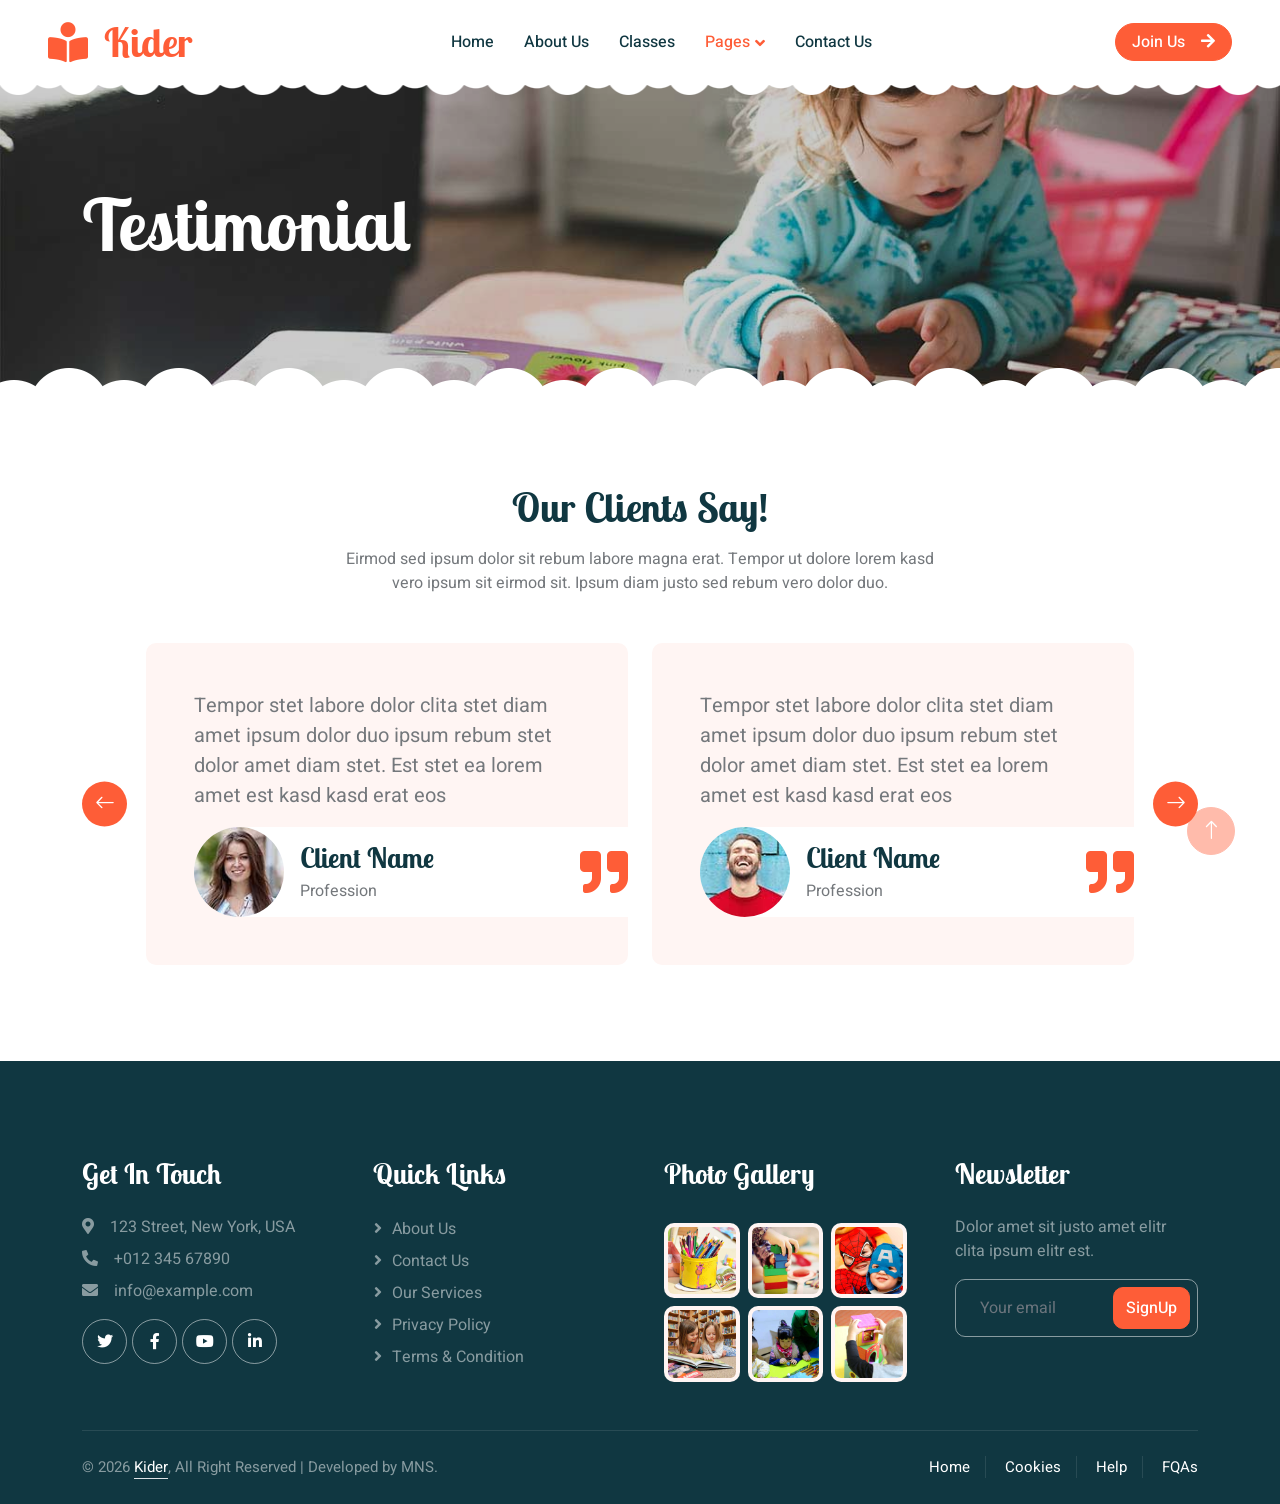
<file: testimonial.html>
<!DOCTYPE html>
<html lang="en">

<head>
    <meta charset="utf-8">
    <title>Kider - Preschool Website</title>
    <meta content="width=device-width, initial-scale=1.0" name="viewport">
    <meta content="" name="keywords">
    <meta content="" name="description">

    <!-- Favicon -->
    <link href="img/favicon.html" rel="icon">

    <!-- Google Web Fonts -->
    <link rel="preconnect" href="https://fonts.googleapis.com/">
    <link rel="preconnect" href="https://fonts.gstatic.com/" crossorigin>
    <link href="https://fonts.googleapis.com/css2?family=Heebo:wght@400;500;600&amp;family=Inter:wght@600&amp;family=Lobster+Two:wght@700&amp;display=swap" rel="stylesheet">
    
    <!-- Icon Font Stylesheet -->
    <link href="cdnjs.cloudflare.com/ajax/libs/font-awesome/5.10.0/css/all.min.css" rel="stylesheet">
    <link href="cdn.jsdelivr.net/npm/bootstrap-icons%401.4.1/font/bootstrap-icons.css" rel="stylesheet">

    <!-- Libraries Stylesheet -->
    <link href="lib/animate/animate.min.css" rel="stylesheet">
    <link href="lib/owlcarousel/assets/owl.carousel.min.css" rel="stylesheet">

    <!-- Customized Bootstrap Stylesheet -->
    <link href="css/bootstrap.min.css" rel="stylesheet">

    <!-- Stylesheet -->
    <link href="css/style.css" rel="stylesheet">
</head>

<body>
    <div class="container-xxl bg-white p-0">
        <!-- Spinner Start -->
        <div id="spinner" class="show bg-white position-fixed translate-middle w-100 vh-100 top-50 start-50 d-flex align-items-center justify-content-center">
            <div class="spinner-border text-primary" style="width: 3rem; height: 3rem;" role="status">
                <span class="sr-only">Loading...</span>
            </div>
        </div>
        <!-- Spinner End -->


        <!-- Navbar Start -->
        <nav class="navbar navbar-expand-lg bg-white navbar-light sticky-top px-4 px-lg-5 py-lg-0">
            <a href="index.html" class="navbar-brand">
                <h1 class="m-0 text-primary"><i class="fa fa-book-reader me-3"></i>Kider</h1>
            </a>
            <button type="button" class="navbar-toggler" data-bs-toggle="collapse" data-bs-target="#navbarCollapse">
                <span class="navbar-toggler-icon"></span>
            </button>
            <div class="collapse navbar-collapse" id="navbarCollapse">
                <div class="navbar-nav mx-auto">
                    <a href="index.html" class="nav-item nav-link">Home</a>
                    <a href="about.html" class="nav-item nav-link">About Us</a>
                    <a href="classes.html" class="nav-item nav-link">Classes</a>
                    <div class="nav-item dropdown">
                        <a href="#" class="nav-link dropdown-toggle active" data-bs-toggle="dropdown">Pages</a>
                        <div class="dropdown-menu rounded-0 rounded-bottom border-0 shadow-sm m-0">
                            <a href="facility.html" class="dropdown-item">School Facilities</a>
                            <a href="team.html" class="dropdown-item">Popular Teachers</a>
                            <a href="call-to-action.html" class="dropdown-item">Become A Teachers</a>
                            <a href="appointment.html" class="dropdown-item">Make Appointment</a>
                            <a href="testimonial.html" class="dropdown-item active">Testimonial</a>
                            <a href="404.html" class="dropdown-item">404 Error</a>
                        </div>
                    </div>
                    <a href="contact.html" class="nav-item nav-link">Contact Us</a>
                </div>
                <a href="#" class="btn btn-primary rounded-pill px-3 d-none d-lg-block">Join Us<i class="fa fa-arrow-right ms-3"></i></a>
            </div>
        </nav>
        <!-- Navbar End -->


        <!-- Page Header End -->
        <div class="container-xxl py-5 page-header position-relative mb-5">
            <div class="container py-5">
                <h1 class="display-2 text-white animated slideInDown mb-4">Testimonial</h1>
            </div>
        </div>
        <!-- Page Header End -->


        <!-- Testimonial Start -->
        <div class="container-xxl py-5">
            <div class="container">
                <div class="text-center mx-auto mb-5 wow fadeInUp" data-wow-delay="0.1s" style="max-width: 600px;">
                    <h1 class="mb-3">Our Clients Say!</h1>
                    <p>Eirmod sed ipsum dolor sit rebum labore magna erat. Tempor ut dolore lorem kasd vero ipsum sit eirmod sit. Ipsum diam justo sed rebum vero dolor duo.</p>
                </div>
                <div class="owl-carousel testimonial-carousel wow fadeInUp" data-wow-delay="0.1s">
                    <div class="testimonial-item bg-light rounded p-5">
                        <p class="fs-5">Tempor stet labore dolor clita stet diam amet ipsum dolor duo ipsum rebum stet dolor amet diam stet. Est stet ea lorem amet est kasd kasd erat eos</p>
                        <div class="d-flex align-items-center bg-white me-n5" style="border-radius: 50px 0 0 50px;">
                            <img class="img-fluid flex-shrink-0 rounded-circle" src="img/testimonial-1.jpg" style="width: 90px; height: 90px;">
                            <div class="ps-3">
                                <h3 class="mb-1">Client Name</h3>
                                <span>Profession</span>
                            </div>
                            <i class="fa fa-quote-right fa-3x text-primary ms-auto d-none d-sm-flex"></i>
                        </div>
                    </div>
                    <div class="testimonial-item bg-light rounded p-5">
                        <p class="fs-5">Tempor stet labore dolor clita stet diam amet ipsum dolor duo ipsum rebum stet dolor amet diam stet. Est stet ea lorem amet est kasd kasd erat eos</p>
                        <div class="d-flex align-items-center bg-white me-n5" style="border-radius: 50px 0 0 50px;">
                            <img class="img-fluid flex-shrink-0 rounded-circle" src="img/testimonial-2.jpg" style="width: 90px; height: 90px;">
                            <div class="ps-3">
                                <h3 class="mb-1">Client Name</h3>
                                <span>Profession</span>
                            </div>
                            <i class="fa fa-quote-right fa-3x text-primary ms-auto d-none d-sm-flex"></i>
                        </div>
                    </div>
                    <div class="testimonial-item bg-light rounded p-5">
                        <p class="fs-5">Tempor stet labore dolor clita stet diam amet ipsum dolor duo ipsum rebum stet dolor amet diam stet. Est stet ea lorem amet est kasd kasd erat eos</p>
                        <div class="d-flex align-items-center bg-white me-n5" style="border-radius: 50px 0 0 50px;">
                            <img class="img-fluid flex-shrink-0 rounded-circle" src="img/testimonial-3.jpg" style="width: 90px; height: 90px;">
                            <div class="ps-3">
                                <h3 class="mb-1">Client Name</h3>
                                <span>Profession</span>
                            </div>
                            <i class="fa fa-quote-right fa-3x text-primary ms-auto d-none d-sm-flex"></i>
                        </div>
                    </div>
                </div>
            </div>
        </div>
        <!-- Testimonial End -->


        <!-- Footer Start -->
        <div class="container-fluid bg-dark text-white-50 footer pt-5 mt-5 wow fadeIn" data-wow-delay="0.1s">
            <div class="container py-5">
                <div class="row g-5">
                    <div class="col-lg-3 col-md-6">
                        <h3 class="text-white mb-4">Get In Touch</h3>
                        <p class="mb-2"><i class="fa fa-map-marker-alt me-3"></i>123 Street, New York, USA</p>
                        <p class="mb-2"><i class="fa fa-phone-alt me-3"></i>+012 345 67890</p>
                        <p class="mb-2"><i class="fa fa-envelope me-3"></i><a href="https://preview.themewagon.com/cdn-cgi/l/email-protection" class="__cf_email__" data-cfemail="aec7c0c8c1eecbd6cfc3dec2cb80cdc1c3">[email&#160;protected]</a></p>
                        <div class="d-flex pt-2">
                            <a class="btn btn-outline-light btn-social" href="#"><i class="fab fa-twitter"></i></a>
                            <a class="btn btn-outline-light btn-social" href="#"><i class="fab fa-facebook-f"></i></a>
                            <a class="btn btn-outline-light btn-social" href="#"><i class="fab fa-youtube"></i></a>
                            <a class="btn btn-outline-light btn-social" href="#"><i class="fab fa-linkedin-in"></i></a>
                        </div>
                    </div>
                    <div class="col-lg-3 col-md-6">
                        <h3 class="text-white mb-4">Quick Links</h3>
                        <a class="btn btn-link text-white-50" href="#">About Us</a>
                        <a class="btn btn-link text-white-50" href="#">Contact Us</a>
                        <a class="btn btn-link text-white-50" href="#">Our Services</a>
                        <a class="btn btn-link text-white-50" href="#">Privacy Policy</a>
                        <a class="btn btn-link text-white-50" href="#">Terms & Condition</a>
                    </div>
                    <div class="col-lg-3 col-md-6">
                        <h3 class="text-white mb-4">Photo Gallery</h3>
                        <div class="row g-2 pt-2">
                            <div class="col-4">
                                <img class="img-fluid rounded bg-light p-1" src="img/classes-1.jpg" alt="">
                            </div>
                            <div class="col-4">
                                <img class="img-fluid rounded bg-light p-1" src="img/classes-2.jpg" alt="">
                            </div>
                            <div class="col-4">
                                <img class="img-fluid rounded bg-light p-1" src="img/classes-3.jpg" alt="">
                            </div>
                            <div class="col-4">
                                <img class="img-fluid rounded bg-light p-1" src="img/classes-4.jpg" alt="">
                            </div>
                            <div class="col-4">
                                <img class="img-fluid rounded bg-light p-1" src="img/classes-5.jpg" alt="">
                            </div>
                            <div class="col-4">
                                <img class="img-fluid rounded bg-light p-1" src="img/classes-6.jpg" alt="">
                            </div>
                        </div>
                    </div>
                    <div class="col-lg-3 col-md-6">
                        <h3 class="text-white mb-4">Newsletter</h3>
                        <p>Dolor amet sit justo amet elitr clita ipsum elitr est.</p>
                        <div class="position-relative mx-auto" style="max-width: 400px;">
                            <input class="form-control bg-transparent w-100 py-3 ps-4 pe-5" type="text" placeholder="Your email">
                            <button type="button" class="btn btn-primary py-2 position-absolute top-0 end-0 mt-2 me-2">SignUp</button>
                        </div>
                    </div>
                </div>
            </div>
            <div class="container">
                <div class="copyright">
                    <div class="row">
                        <div class="col-md-6 text-center text-md-start mb-3 mb-md-0">
                            &copy; 2026 <a class="border-bottom" href="#">Kider</a>, All Right Reserved | Developed by MNS.
                        </div>
                        <div class="col-md-6 text-center text-md-end">
                            <div class="footer-menu">
                                <a href="#">Home</a>
                                <a href="#">Cookies</a>
                                <a href="#">Help</a>
                                <a href="#">FQAs</a>
                            </div>
                        </div>
                    </div>
                </div>
            </div>
        </div>
        <!-- Footer End -->


        <!-- Back to Top -->
        <a href="#" class="btn btn-lg btn-primary btn-lg-square back-to-top"><i class="bi bi-arrow-up"></i></a>
    </div>

    <!-- JavaScript Libraries -->
    <script data-cfasync="false" src="cdn-cgi/scripts/5c5dd728/cloudflare-static/email-decode.min.js"></script>
    <script src="code.jquery.com/jquery-3.4.1.min.js"></script>
    <script src="cdn.jsdelivr.net/npm/bootstrap%405.0.0/dist/js/bootstrap.bundle.min.js"></script>
    <script src="lib/wow/wow.min.js"></script>
    <script src="lib/easing/easing.min.js"></script>
    <script src="lib/waypoints/waypoints.min.js"></script>
    <script src="lib/owlcarousel/owl.carousel.min.js"></script>

    <!-- Javascript -->
    <script src="js/main.js"></script>
    <script type="module" src="https://static.cloudflareinsights.com/beacon.min.js/vce701823e78c4301a35b7e07294d87301792088814092" integrity="sha512-UKNk8GbxkABxKcXYuLkO16EleLGUkcvJWtpSNmExE0Too3ZaFAxTscNWEc1OdAv5/BikHawapSCaiD2XCmp+Bw==" data-cf-beacon='{"version":"2024.11.0","token":"317c7824a07c40cb9ae929f34b17c111","r":1,"spa":2}' crossorigin="anonymous"></script>
</body>

</html>
</file>
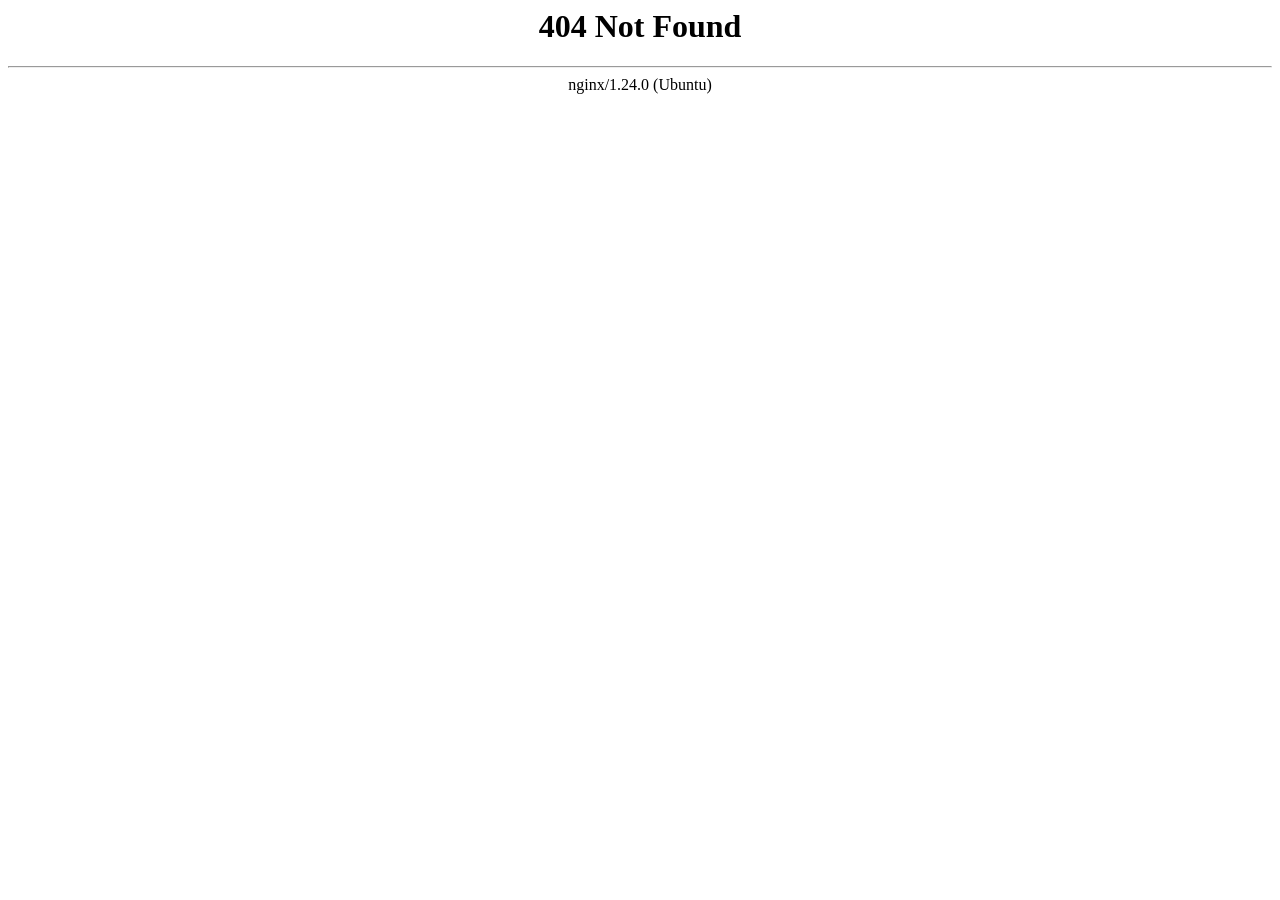
<file: img/favicon.html>
<html>
<head><title>404 Not Found</title></head>
<body>
<center><h1>404 Not Found</h1></center>
<hr><center>nginx/1.24.0 (Ubuntu)</center>
<script type="module" src="https://static.cloudflareinsights.com/beacon.min.js/vce701823e78c4301a35b7e07294d87301792088814092" integrity="sha512-UKNk8GbxkABxKcXYuLkO16EleLGUkcvJWtpSNmExE0Too3ZaFAxTscNWEc1OdAv5/BikHawapSCaiD2XCmp+Bw==" data-cf-beacon='{"version":"2024.11.0","token":"317c7824a07c40cb9ae929f34b17c111","r":1,"spa":2}' crossorigin="anonymous"></script>
</body>
</html>
<!-- a padding to disable MSIE and Chrome friendly error page -->
<!-- a padding to disable MSIE and Chrome friendly error page -->
<!-- a padding to disable MSIE and Chrome friendly error page -->
<!-- a padding to disable MSIE and Chrome friendly error page -->
<!-- a padding to disable MSIE and Chrome friendly error page -->
<!-- a padding to disable MSIE and Chrome friendly error page -->
</file>
<file: css/style.css>
/*----------------------------------------------------

 * Project Name: Kider - Kindergarten School
 * Verson: 1.0.0
 * Author: Md. Nuruzzaman Shakil
 * Author URL: https://github.com/mdnuruzzamanshakil
 
-----------------------------------------------------*/

/********** Template CSS **********/
:root {
    --primary: #FE5D37;
    --light: #FFF5F3;
    --dark: #103741;
}

.back-to-top {
    position: fixed;
    display: none;
    right: 45px;
    bottom: 45px;
    z-index: 99;
}


/*** Spinner ***/
#spinner {
    opacity: 0;
    visibility: hidden;
    transition: opacity .5s ease-out, visibility 0s linear .5s;
    z-index: 99999;
}

#spinner.show {
    transition: opacity .5s ease-out, visibility 0s linear 0s;
    visibility: visible;
    opacity: 1;
}


/*** Button ***/
.btn {
    font-weight: 500;
    transition: .5s;
}

.btn.btn-primary {
    color: #FFFFFF;
}

.btn-square {
    width: 38px;
    height: 38px;
}

.btn-sm-square {
    width: 32px;
    height: 32px;
}

.btn-lg-square {
    width: 48px;
    height: 48px;
}

.btn-square,
.btn-sm-square,
.btn-lg-square {
    padding: 0;
    display: flex;
    align-items: center;
    justify-content: center;
    font-weight: normal;
    border-radius: 50px;
}


/*** Heading ***/
h1,
h2,
h3,
h4,
.h1,
.h2,
.h3,
.h4,
.display-1,
.display-2,
.display-3,
.display-4,
.display-5,
.display-6 {
    font-family: 'Lobster Two', cursive;
    font-weight: 700;
}

h5,
h6,
.h5,
.h6 {
    font-weight: 600;
}

.font-secondary {
    font-family: 'Lobster Two', cursive;
}


/*** Navbar ***/
.navbar .navbar-nav .nav-link {
    padding: 30px 15px;
    color: var(--dark);
    font-weight: 500;
    outline: none;
}

.navbar .navbar-nav .nav-link:hover,
.navbar .navbar-nav .nav-link.active {
    color: var(--primary);
}

.navbar.sticky-top {
    top: -100px;
    transition: .5s;
}

.navbar .dropdown-toggle::after {
    border: none;
    content: "\f107";
    font-family: "Font Awesome 5 Free";
    font-weight: 900;
    vertical-align: middle;
    margin-left: 5px;
    transition: .5s;
}

.navbar .dropdown-toggle[aria-expanded=true]::after {
    transform: rotate(-180deg);
}

@media (max-width: 991.98px) {
    .navbar .navbar-nav .nav-link  {
        margin-right: 0;
        padding: 10px 0;
    }

    .navbar .navbar-nav {
        margin-top: 15px;
        border-top: 1px solid #EEEEEE;
    }
}

@media (min-width: 992px) {
    .navbar .nav-item .dropdown-menu {
        display: block;
        top: calc(100% - 15px);
        margin-top: 0;
        opacity: 0;
        visibility: hidden;
        transition: .5s;
        
    }

    .navbar .nav-item:hover .dropdown-menu {
        top: 100%;
        visibility: visible;
        transition: .5s;
        opacity: 1;
    }
}


/*** Header ***/
.header-carousel::before,
.header-carousel::after,
.page-header::before,
.page-header::after {
    position: absolute;
    content: "";
    width: 100%;
    height: 10px;
    top: 0;
    left: 0;
    background: url(../img/bg-header-top.png) center center repeat-x;
    z-index: 1;
}

.header-carousel::after,
.page-header::after {
    height: 19px;
    top: auto;
    bottom: 0;
    background: url(../img/bg-header-bottom.png) center center repeat-x;
}

@media (max-width: 768px) {
    .header-carousel .owl-carousel-item {
        position: relative;
        min-height: 500px;
    }
    
    .header-carousel .owl-carousel-item img {
        position: absolute;
        width: 100%;
        height: 100%;
        object-fit: cover;
    }

    .header-carousel .owl-carousel-item p {
        font-size: 16px !important;
        font-weight: 400 !important;
    }

    .header-carousel .owl-carousel-item h1 {
        font-size: 30px;
        font-weight: 600;
    }
}

.header-carousel .owl-nav {
    position: absolute;
    top: 50%;
    right: 8%;
    transform: translateY(-50%);
    display: flex;
    flex-direction: column;
}

.header-carousel .owl-nav .owl-prev,
.header-carousel .owl-nav .owl-next {
    margin: 7px 0;
    width: 45px;
    height: 45px;
    display: flex;
    align-items: center;
    justify-content: center;
    color: #FFFFFF;
    background: transparent;
    border: 1px solid #FFFFFF;
    border-radius: 45px;
    font-size: 22px;
    transition: .5s;
}

.header-carousel .owl-nav .owl-prev:hover,
.header-carousel .owl-nav .owl-next:hover {
    background: var(--primary);
    border-color: var(--primary);
}

.page-header {
    background: linear-gradient(rgba(0, 0, 0, .2), rgba(0, 0, 0, .2)), url(../img/carousel-1.jpg) center center no-repeat;
    background-size: cover;
}

.breadcrumb-item + .breadcrumb-item::before {
    color: rgba(255, 255, 255, .5);
}


/*** Facility ***/
.facility-item .facility-icon {
    position: relative;
    margin: 0 auto;
    width: 100px;
    height: 100px;
    border-radius: 100px;
    display: flex;
    align-items: center;
    justify-content: center;
}

.facility-item .facility-icon::before {
    position: absolute;
    content: "";
    width: 100%;
    height: 100%;
    top: 0;
    left: 0;
    background: rgba(255, 255, 255, .9);
    transition: .5s;
    z-index: 1;
}

.facility-item .facility-icon span {
    position: absolute;
    content: "";
    width: 15px;
    height: 30px;
    top: 0;
    left: 0;
    border-radius: 50%;
}

.facility-item .facility-icon span:last-child {
    left: auto;
    right: 0;
}

.facility-item .facility-icon i {
    position: relative;
    z-index: 2;
}

.facility-item .facility-text {
    position: relative;
    min-height: 250px;
    padding: 30px;
    border-radius: 100%;
    display: flex;
    text-align: center;
    justify-content: center;
    flex-direction: column;
}

.facility-item .facility-text::before {
    position: absolute;
    content: "";
    width: 100%;
    height: 100%;
    top: 0;
    left: 0;
    background: rgba(255, 255, 255, .9);
    transition: .5s;
    z-index: 1;
}

.facility-item .facility-text * {
    position: relative;
    z-index: 2;
}

.facility-item:hover .facility-icon::before,
.facility-item:hover .facility-text::before {
    background: transparent;
}

.facility-item * {
    transition: .5s;
}

.facility-item:hover * {
    color: #FFFFFF !important;
}


/*** About ***/
.about-img img {
    transition: .5s;
}

.about-img img:hover {
    background: var(--primary) !important;
}


/*** Classes ***/
.classes-item {
    transition: .5s;
}

.classes-item:hover {
    margin-top: -10px;
}


/*** Team ***/
.team-item .team-text {
    position: absolute;
    width: 250px;
    height: 250px;
    bottom: 0;
    right: 0;
    display: flex;
    align-items: center;
    justify-content: center;
    flex-direction: column;
    background: #FFFFFF;
    border: 17px solid var(--light);
    border-radius: 250px;
    transition: .5s;
}

.team-item:hover .team-text {
    border-color: var(--primary);
}


/*** Testimonial ***/
.testimonial-carousel {
    padding-left: 1.5rem;
    padding-right: 1.5rem;
}

@media (min-width: 576px) {
    .testimonial-carousel {
        padding-left: 4rem;
        padding-right: 4rem;
    }
}

.testimonial-carousel .testimonial-item .border {
    border: 1px dashed rgba(0, 185, 142, .3) !important;
}

.testimonial-carousel .owl-nav {
    position: absolute;
    width: 100%;
    height: 45px;
    top: 50%;
    left: 0;
    transform: translateY(-50%);
    display: flex;
    justify-content: space-between;
    z-index: 1;
}

.testimonial-carousel .owl-nav .owl-prev,
.testimonial-carousel .owl-nav .owl-next {
    position: relative;
    width: 45px;
    height: 45px;
    display: flex;
    align-items: center;
    justify-content: center;
    color: #FFFFFF;
    background: var(--primary);
    border-radius: 45px;
    font-size: 20px;
    transition: .5s;
}

.testimonial-carousel .owl-nav .owl-prev:hover,
.testimonial-carousel .owl-nav .owl-next:hover {
    background: var(--dark);
}


/*** Footer ***/
.footer .btn.btn-social {
    margin-right: 5px;
    width: 45px;
    height: 45px;
    display: flex;
    align-items: center;
    justify-content: center;
    color: #FFFFFF;
    border: 1px solid rgba(255,255,255,0.5);
    border-radius: 45px;
    transition: .3s;
}

.footer .btn.btn-social:hover {
    border-color: var(--primary);
    background: var(--primary);
}

.footer .btn.btn-link {
    display: block;
    margin-bottom: 5px;
    padding: 0;
    text-align: left;
    font-size: 16px;
    font-weight: normal;
    text-transform: capitalize;
    transition: .3s;
}

.footer .btn.btn-link::before {
    position: relative;
    content: "\f105";
    font-family: "Font Awesome 5 Free";
    font-weight: 900;
    margin-right: 10px;
}

.footer .btn.btn-link:hover {
    color: var(--primary) !important;
    letter-spacing: 1px;
    box-shadow: none;
}

.footer .form-control {
    border-color: rgba(255,255,255,0.5);
}

.footer .copyright {
    padding: 25px 0;
    font-size: 15px;
    border-top: 1px solid rgba(256, 256, 256, .1);
}

.footer .copyright a {
    color: #FFFFFF;
}

.footer .footer-menu a {
    margin-right: 15px;
    padding-right: 15px;
    border-right: 1px solid rgba(255, 255, 255, .1);
}

.footer .copyright a:hover,
.footer .footer-menu a:hover {
    color: var(--primary) !important;
}

.footer .footer-menu a:last-child {
    margin-right: 0;
    padding-right: 0;
    border-right: none;
}
</file>
